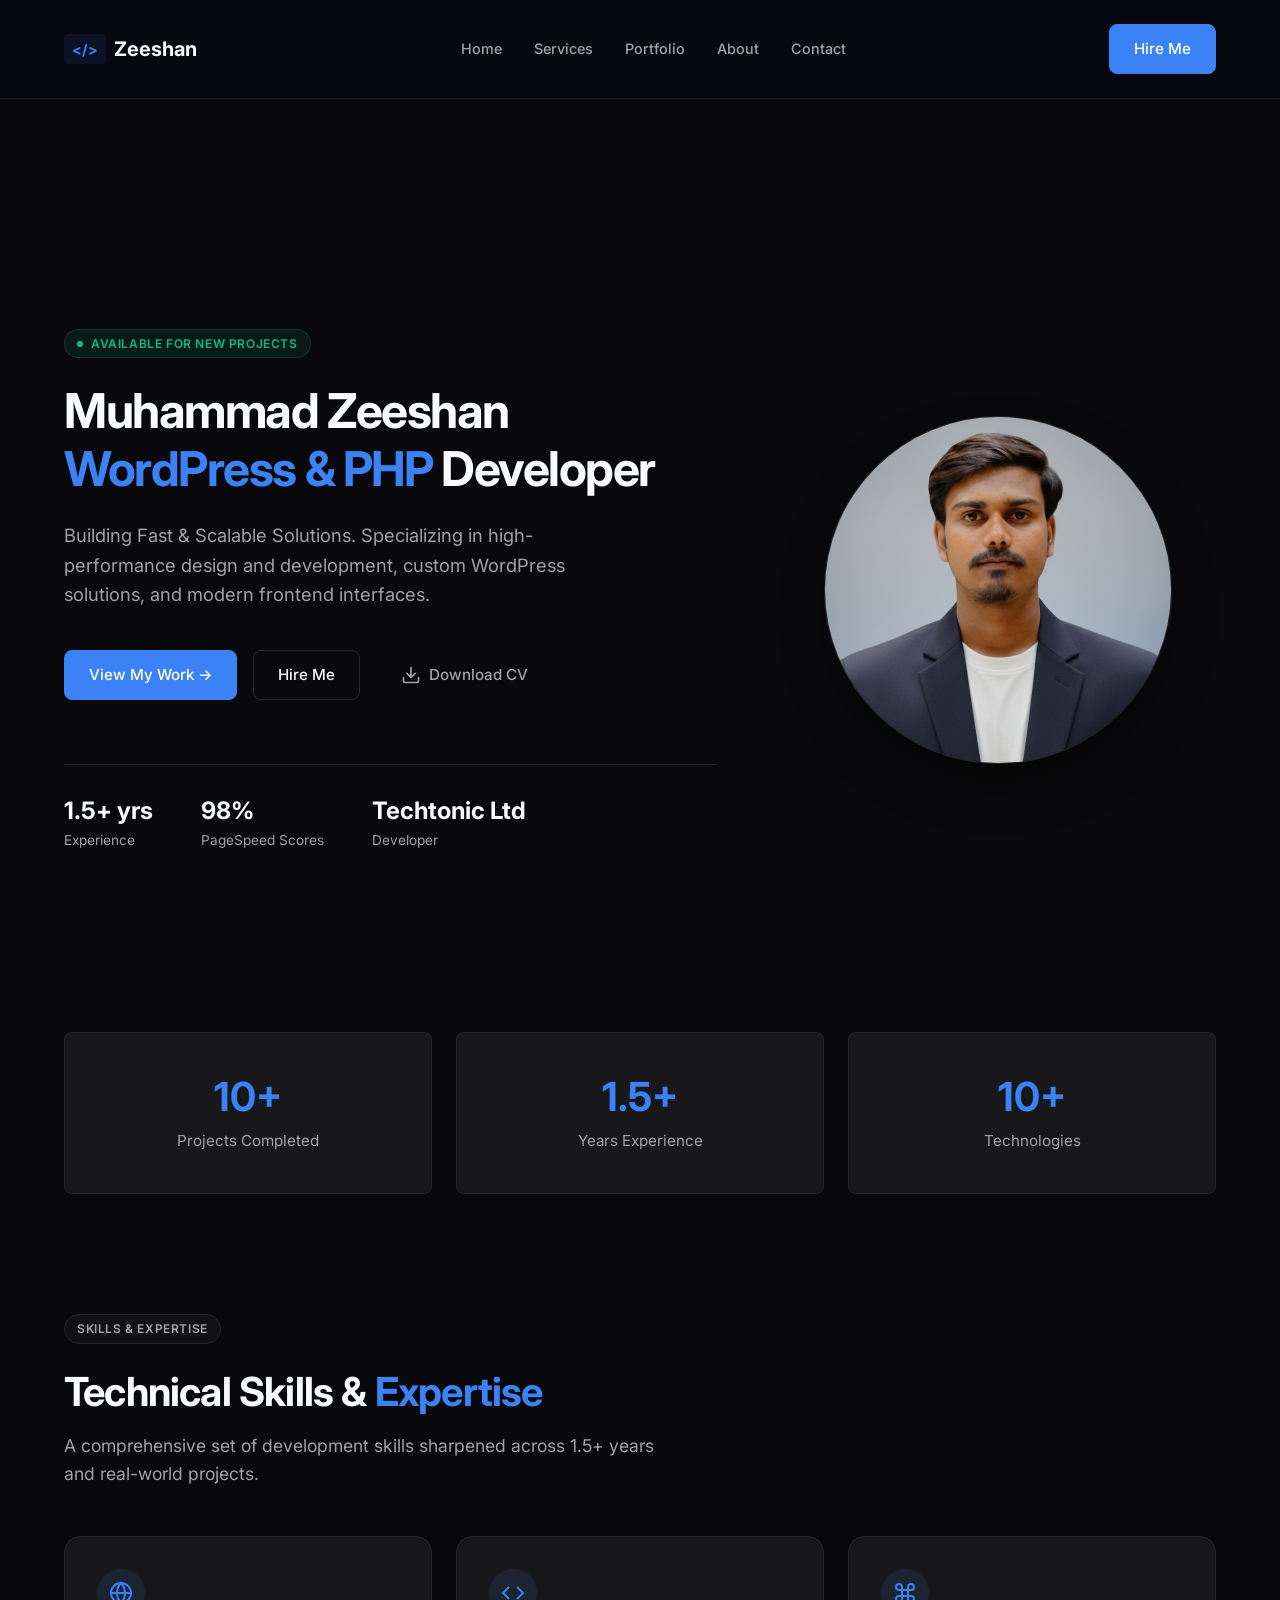
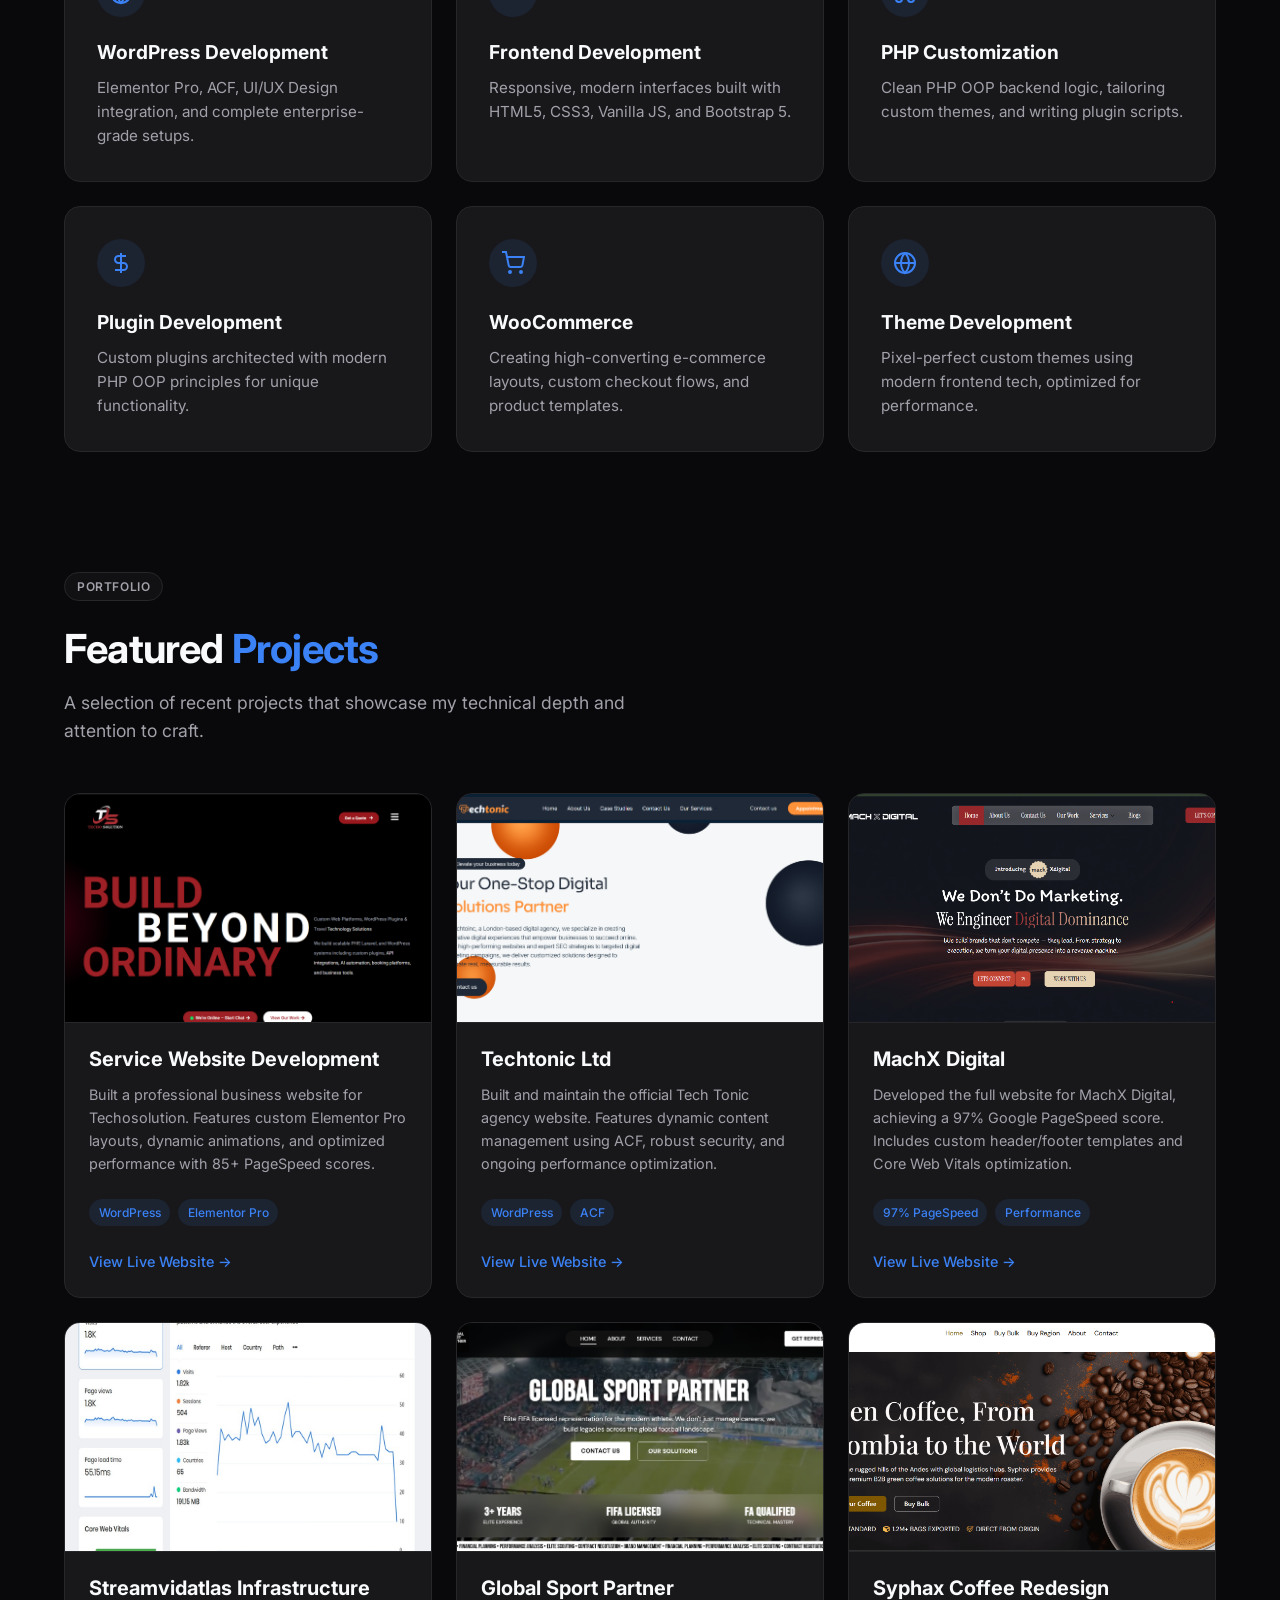
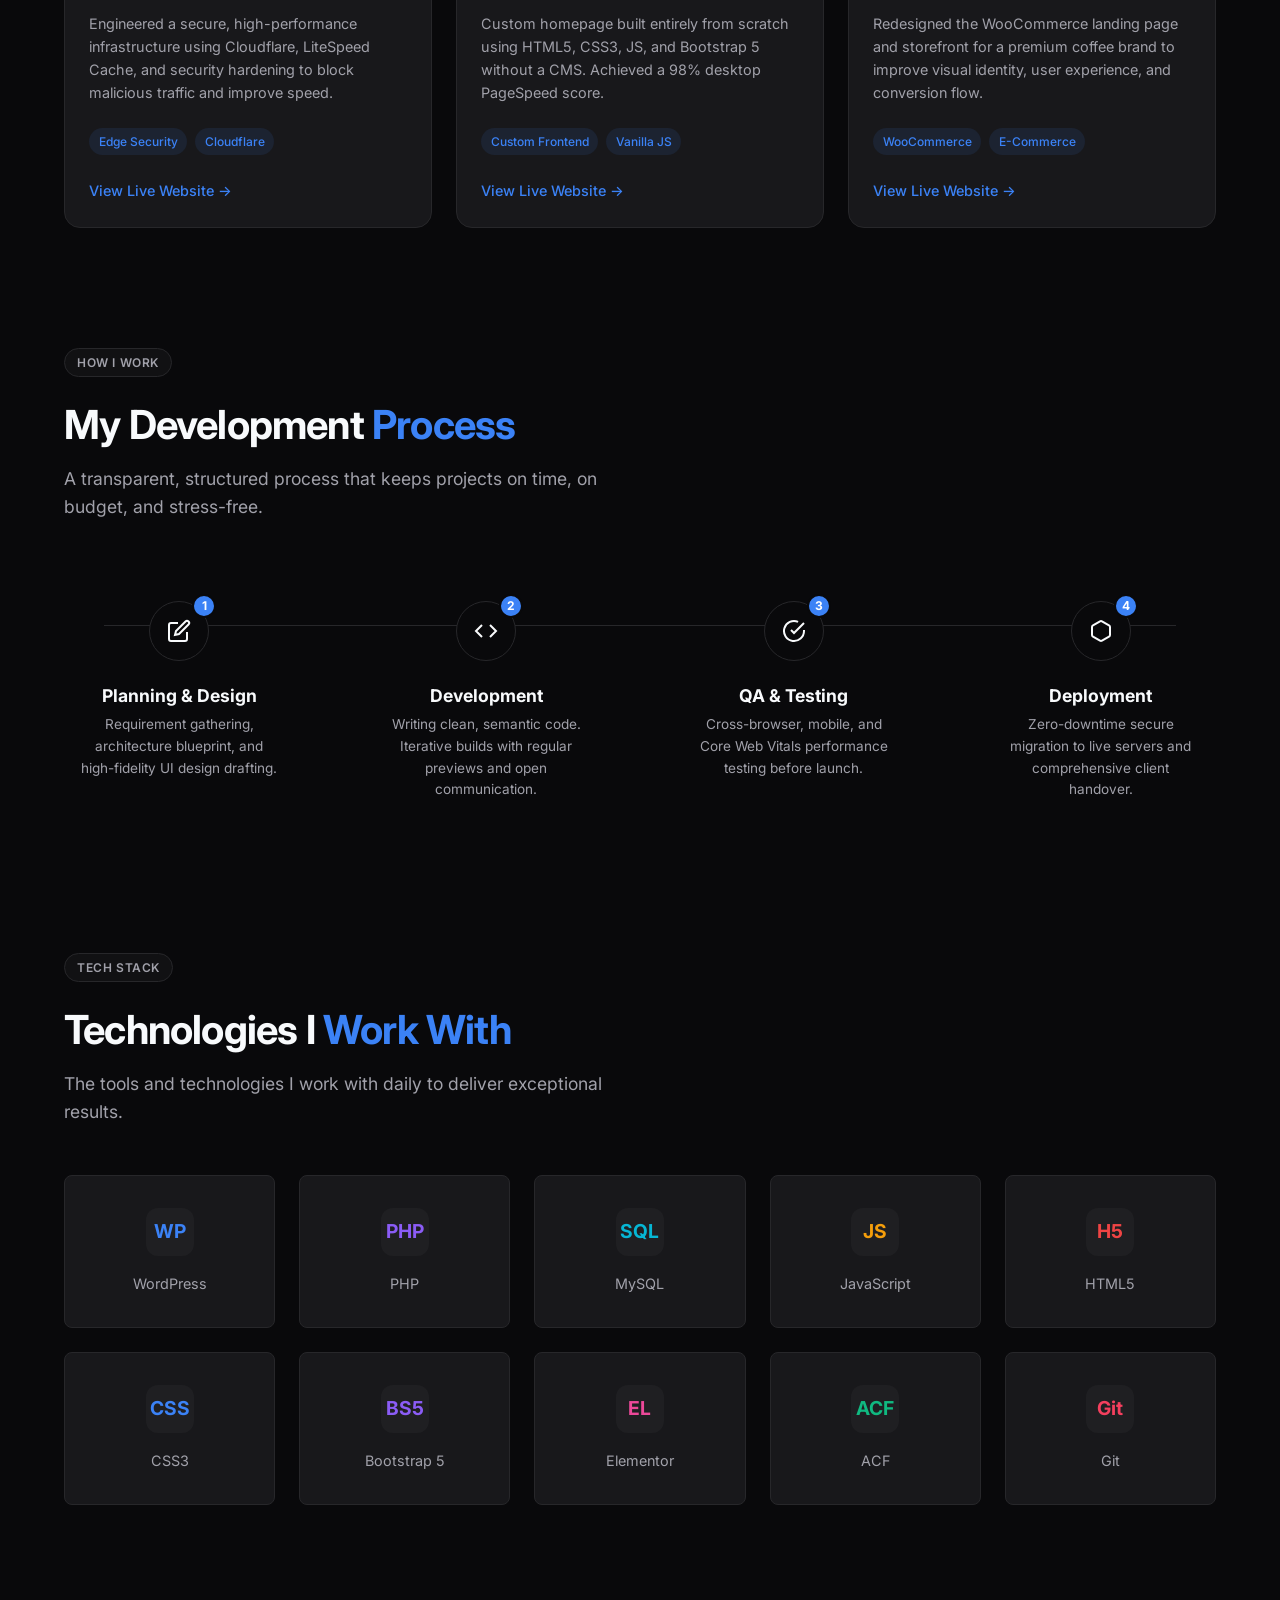
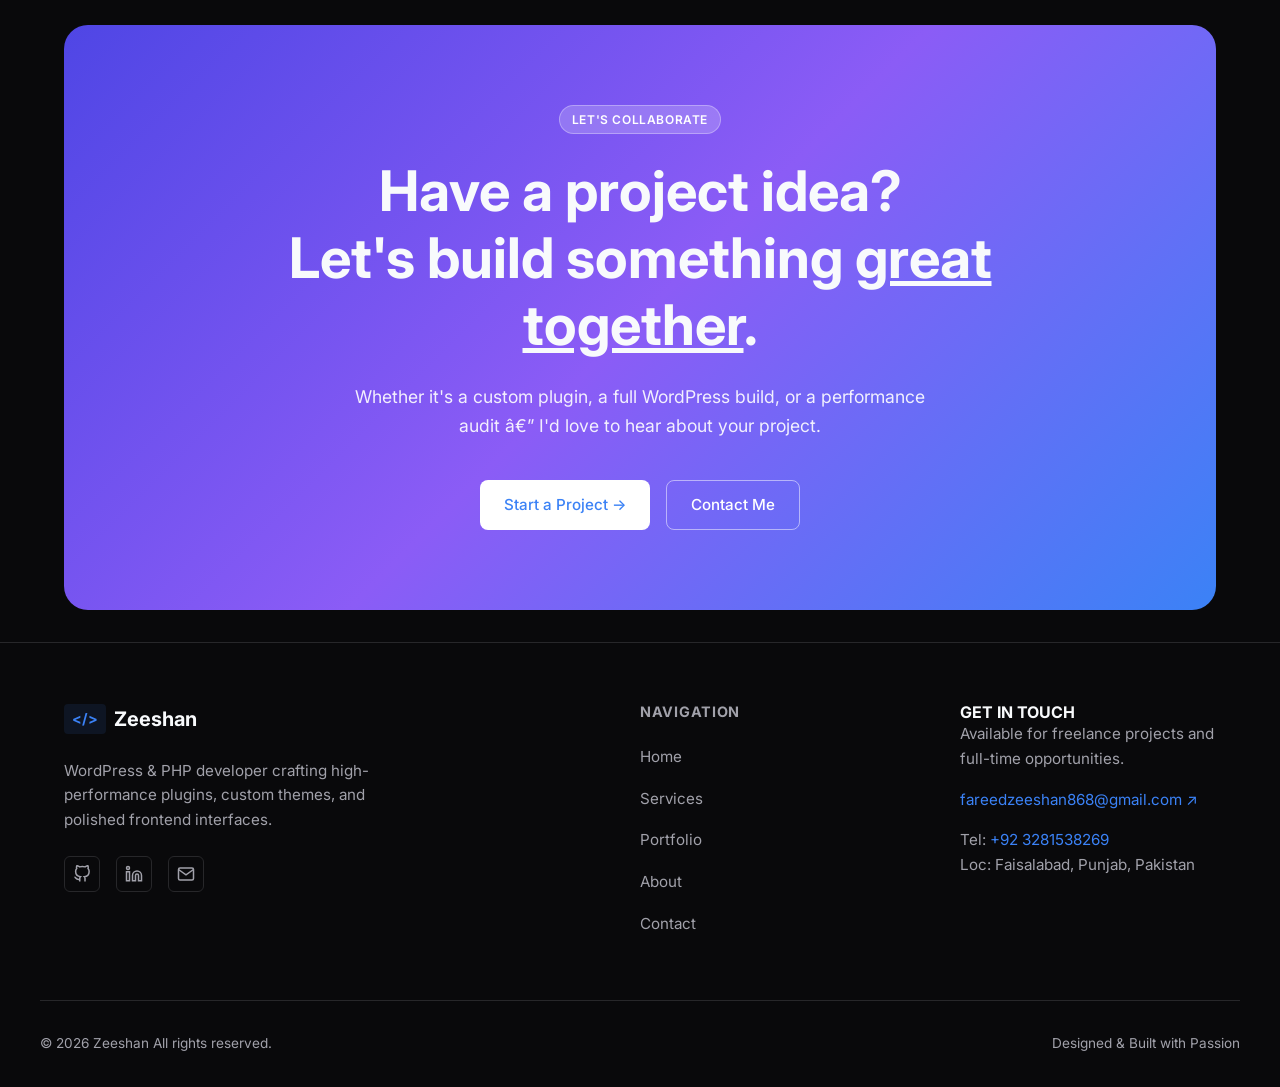
<file: index.html>
<!DOCTYPE html>
<html lang="en">
<head>
    <meta charset="UTF-8">
    <meta name="viewport" content="width=device-width, initial-scale=1.0">
    <title>Muhammad Zeeshan | Portfolio</title>
    <!-- CSS -->
    <link rel="stylesheet" href="assets/css/styles.css">
</head>
<body>

    <!-- 1. NAVIGATION -->
    <nav class="navbar">
        <div class="container nav-content">
            <a href="index.html" class="logo">
                <span class="logo-code">&lt;/&gt;</span> Zeeshan
            </a>
            <ul class="nav-links">
                <li><a href="index.html">Home</a></li>
                <li><a href="services.html">Services</a></li>
                <li><a href="portfolio.html">Portfolio</a></li>
                <li><a href="about.html">About</a></li>
                <li><a href="contact.html">Contact</a></li>
            </ul>
            <div style="display: flex; align-items: center; gap: 1rem;">
                <a href="contact.html" class="btn btn-primary nav-btn">Hire Me</a>
            </div>
        </div>
    </nav>

    <!-- 2. HERO SECTION -->
    <header id="home" class="hero">
        <div class="container hero-grid">
            <div class="hero-left">
                <span class="badge-label success">
                    <span class="dot-success"></span> AVAILABLE FOR NEW PROJECTS
                </span>
                
                <h1 class="hero-title">
                    Muhammad Zeeshan <br>
                    <span class="text-primary">WordPress & PHP</span> Developer
                </h1>
                
                <p class="hero-subtitle">
                    Building Fast & Scalable Solutions. Specializing in high-performance design and development, custom WordPress solutions, and modern frontend interfaces.
                </p>
                
                <div class="hero-ctas">
                    <a href="#portfolio" class="btn btn-primary">
                        View My Work &rarr;
                    </a>
                    <a href="contact.html" class="btn btn-outline">
                        Hire Me
                    </a>
                    <a href="assets/docs/Professional-CV.pdf" class="btn btn-ghost" target="_blank" download="Professional-CV.pdf" type="application/pdf"><svg width="20" height="20" viewBox="0 0 24 24" fill="none" stroke="currentColor" stroke-width="2" stroke-linecap="round" stroke-linejoin="round"><path d="M21 15v4a2 2 0 0 1-2 2H5a2 2 0 0 1-2-2v-4"></path><polyline points="7 10 12 15 17 10"></polyline><line x1="12" y1="15" x2="12" y2="3"></line></svg> Download CV</a>
                </div>
                
                <div class="hero-stats-row">
                    <div class="stat-item">
                        <h4>1.5+ yrs</h4>
                        <p>Experience</p>
                    </div>
                    <div class="stat-item">
                        <h4>98%</h4>
                        <p>PageSpeed Scores</p>
                    </div>
                    <div class="stat-item">
                        <h4>Techtonic Ltd</h4>
                        <p>Developer</p>
                    </div>
                </div>
            </div>
            
            <div class="hero-right">
                <div class="hero-right-img">
                    <img src="assets/images/profileimage.png" alt="Muhammad Zeeshan">
                </div>
            </div>
        </div>
    </header>

    <!-- 3. STATS GRID -->
    <section class="section-padding" style="padding-top: 2rem;">
        <div class="container stats-grid">
            <div class="stat-card-box">
                <h3>10+</h3>
                <p>Projects Completed</p>
            </div>
            <div class="stat-card-box">
                <h3>1.5+</h3>
                <p>Years Experience</p>
            </div>
            <div class="stat-card-box">
                <h3>10+</h3>
                <p>Technologies</p>
            </div>
        </div>
    </section>

    <!-- 4. SKILLS & EXPERTISE -->
    <section id="about" class="section-padding">
        <div class="container">
            <span class="badge-label">SKILLS & EXPERTISE</span>
            <div class="section-header">
                <h2 class="section-title">Technical Skills & <span class="text-primary">Expertise</span></h2>
                <p class="section-desc">A comprehensive set of development skills sharpened across 1.5+ years and real-world projects.</p>
            </div>
            
            <div class="grid-3">
                <div class="feature-card">
                    <div class="icon-circle">
                        <svg width="24" height="24" viewBox="0 0 24 24" fill="none" stroke="currentColor" stroke-width="2"><circle cx="12" cy="12" r="10"></circle><line x1="2" y1="12" x2="22" y2="12"></line><path d="M12 2a15.3 15.3 0 0 1 4 10 15.3 15.3 0 0 1-4 10 15.3 15.3 0 0 1-4-10 15.3 15.3 0 0 1 4-10z"></path></svg>
                    </div>
                    <h3>WordPress Development</h3>
                    <p>Elementor Pro, ACF, UI/UX Design integration, and complete enterprise-grade setups.</p>
                </div>
                
                <div class="feature-card">
                    <div class="icon-circle">
                        <svg width="24" height="24" viewBox="0 0 24 24" fill="none" stroke="currentColor" stroke-width="2"><polyline points="16 18 22 12 16 6"></polyline><polyline points="8 6 2 12 8 18"></polyline></svg>
                    </div>
                    <h3>Frontend Development</h3>
                    <p>Responsive, modern interfaces built with HTML5, CSS3, Vanilla JS, and Bootstrap 5.</p>
                </div>

                <div class="feature-card">
                    <div class="icon-circle">
                        <svg width="24" height="24" viewBox="0 0 24 24" fill="none" stroke="currentColor" stroke-width="2"><path d="M18 3a3 3 0 0 0-3 3v12a3 3 0 0 0 3 3 3 3 0 0 0 3-3 3 3 0 0 0-3-3H6a3 3 0 0 0-3 3 3 3 0 0 0 3 3 3 3 0 0 0 3-3V6a3 3 0 0 0-3-3 3 3 0 0 0-3 3 3 3 0 0 0 3 3h12a3 3 0 0 0 3-3 3 3 0 0 0-3-3z"></path></svg>
                    </div>
                    <h3>PHP Customization</h3>
                    <p>Clean PHP OOP backend logic, tailoring custom themes, and writing plugin scripts.</p>
                </div>

                <div class="feature-card">
                    <div class="icon-circle">
                        <svg width="24" height="24" viewBox="0 0 24 24" fill="none" stroke="currentColor" stroke-width="2"><path d="M12 2v20M17 5H9.5a3.5 3.5 0 0 0 0 7h5a3.5 3.5 0 0 1 0 7H6"></path></svg>
                    </div>
                    <h3>Plugin Development</h3>
                    <p>Custom plugins architected with modern PHP OOP principles for unique functionality.</p>
                </div>
                
                <div class="feature-card">
                    <div class="icon-circle">
                        <svg width="24" height="24" viewBox="0 0 24 24" fill="none" stroke="currentColor" stroke-width="2"><circle cx="9" cy="21" r="1"></circle><circle cx="20" cy="21" r="1"></circle><path d="M1 1h4l2.68 13.39a2 2 0 0 0 2 1.61h9.72a2 2 0 0 0 2-1.61L23 6H6"></path></svg>
                    </div>
                    <h3>WooCommerce</h3>
                    <p>Creating high-converting e-commerce layouts, custom checkout flows, and product templates.</p>
                </div>
                
                <div class="feature-card">
                    <div class="icon-circle">
                        <svg width="24" height="24" viewBox="0 0 24 24" fill="none" stroke="currentColor" stroke-width="2"><circle cx="12" cy="12" r="10"></circle><path d="M12 2a14.5 14.5 0 0 0 0 20 14.5 14.5 0 0 0 0-20"></path><path d="M2 12h20"></path></svg>
                    </div>
                    <h3>Theme Development</h3>
                    <p>Pixel-perfect custom themes using modern frontend tech, optimized for performance.</p>
                </div>
            </div>
        </div>
    </section>

    <!-- 5. PORTFOLIO -->
    <section id="portfolio" class="section-padding">
        <div class="container">
            <span class="badge-label">PORTFOLIO</span>
            <div class="section-header">
                <h2 class="section-title">Featured <span class="text-primary">Projects</span></h2>
                <p class="section-desc">A selection of recent projects that showcase my technical depth and attention to craft.</p>
            </div>
            
            <div class="grid-3">
                <!-- Project 1 -->
                <div class="project-card">
                    <a href="project-detail.html?id=techosolution" target="_blank" class="card-detail-link" aria-label="View Project Details"></a>
                    <div class="project-img-wrapper">
                        <img src="assets/images/techosolution.png" alt="Techosolution">
                    </div>
                    <div class="project-content">
                        <h3>Service Website Development</h3>
                        <p>Built a professional business website for Techosolution. Features custom Elementor Pro layouts, dynamic animations, and optimized performance with 85+ PageSpeed scores.</p>
                        <div class="project-tags">
                            <span>WordPress</span>
                            <span>Elementor Pro</span>
                        </div>
                        <a href="https://techosolution.com" target="_blank" class="view-project-link" onclick="event.stopPropagation();">View Live Website &rarr;</a>
                    </div>
                </div>

                <!-- Project 2 -->
                <div class="project-card">
                    <a href="project-detail.html?id=techtonic" target="_blank" class="card-detail-link" aria-label="View Project Details"></a>
                    <div class="project-img-wrapper">
                        <img src="assets/images/techtonic.png" alt="Tech Tonic">
                    </div>
                    <div class="project-content">
                        <h3>Techtonic Ltd</h3>
                        <p>Built and maintain the official Tech Tonic agency website. Features dynamic content management using ACF, robust security, and ongoing performance optimization.</p>
                        <div class="project-tags">
                            <span>WordPress</span>
                            <span>ACF</span>
                        </div>
                        <a href="https://techtonicltd.com" target="_blank" class="view-project-link" onclick="event.stopPropagation();">View Live Website &rarr;</a>
                    </div>
                </div>

                <!-- Project 3 -->
                <div class="project-card">
                    <a href="project-detail.html?id=machxdigital" target="_blank" class="card-detail-link" aria-label="View Project Details"></a>
                    <div class="project-img-wrapper">
                        <img src="assets/images/machXdigitals.png" alt="MachX Digital">
                    </div>
                    <div class="project-content">
                        <h3>MachX Digital</h3>
                        <p>Developed the full website for MachX Digital, achieving a 97% Google PageSpeed score. Includes custom header/footer templates and Core Web Vitals optimization.</p>
                        <div class="project-tags">
                            <span>97% PageSpeed</span>
                            <span>Performance</span>
                        </div>
                        <a href="https://machxdigital.com" target="_blank" class="view-project-link" onclick="event.stopPropagation();">View Live Website &rarr;</a>
                    </div>
                </div>

                <!-- Project 4 -->
                <div class="project-card">
                    <a href="project-detail.html?id=streamvidatlas" target="_blank" class="card-detail-link" aria-label="View Project Details"></a>
                    <div class="project-img-wrapper">
                        <img src="assets/images/visitor-analytics.jpg" alt="Streamvidatlas">
                    </div>
                    <div class="project-content">
                        <h3>Streamvidatlas Infrastructure</h3>
                        <p>Engineered a secure, high-performance infrastructure using Cloudflare, LiteSpeed Cache, and security hardening to block malicious traffic and improve speed.</p>
                        <div class="project-tags">
                            <span>Edge Security</span>
                            <span>Cloudflare</span>
                        </div>
                        <a href="https://streamvidatlas.com" target="_blank" class="view-project-link" onclick="event.stopPropagation();">View Live Website &rarr;</a>
                    </div>
                </div>

                <!-- Project 5 -->
                <div class="project-card">
                    <a href="project-detail.html?id=globalsportpartner" target="_blank" class="card-detail-link" aria-label="View Project Details"></a>
                    <div class="project-img-wrapper">
                        <img src="assets/images/globalsportbrand.png" alt="Global Sport Partner">
                    </div>
                    <div class="project-content">
                        <h3>Global Sport Partner</h3>
                        <p>Custom homepage built entirely from scratch using HTML5, CSS3, JS, and Bootstrap 5 without a CMS. Achieved a 98% desktop PageSpeed score.</p>
                        <div class="project-tags">
                            <span>Custom Frontend</span>
                            <span>Vanilla JS</span>
                        </div>
                        <a href="https://globalsportpartner.com" target="_blank" class="view-project-link" onclick="event.stopPropagation();">View Live Website &rarr;</a>
                    </div>
                </div>

                <!-- Project 6 -->
                <div class="project-card">
                    <a href="project-detail.html?id=syphaxcoffee" target="_blank" class="card-detail-link" aria-label="View Project Details"></a>
                    <div class="project-img-wrapper">
                        <img src="assets/images/syphox.png" alt="Syphax Coffee">
                    </div>
                    <div class="project-content">
                        <h3>Syphax Coffee Redesign</h3>
                        <p>Redesigned the WooCommerce landing page and storefront for a premium coffee brand to improve visual identity, user experience, and conversion flow.</p>
                        <div class="project-tags">
                            <span>WooCommerce</span>
                            <span>E-Commerce</span>
                        </div>
                        <a href="https://syphaxcoffee.com" target="_blank" class="view-project-link" onclick="event.stopPropagation();">View Live Website &rarr;</a>
                    </div>
                </div>
            </div>
        </div>
    </section>

    <!-- Removed Services Section -->

    <!-- 7. PROCESS -->
    <section class="section-padding">
        <div class="container">
            <span class="badge-label">HOW I WORK</span>
            <div class="section-header">
                <h2 class="section-title">My Development <span class="text-primary">Process</span></h2>
                <p class="section-desc">A transparent, structured process that keeps projects on time, on budget, and stress-free.</p>
            </div>
            
            <div class="process-wrapper">
                <div class="process-step">
                    <div class="process-icon">
                        <svg width="24" height="24" viewBox="0 0 24 24" fill="none" stroke="currentColor" stroke-width="2"><path d="M11 4H4a2 2 0 0 0-2 2v14a2 2 0 0 0 2 2h14a2 2 0 0 0 2-2v-7"></path><path d="M18.5 2.5a2.121 2.121 0 0 1 3 3L12 15l-4 1 1-4 9.5-9.5z"></path></svg>
                        <div class="process-number">1</div>
                    </div>
                    <h3>Planning & Design</h3>
                    <p>Requirement gathering, architecture blueprint, and high-fidelity UI design drafting.</p>
                </div>
                <div class="process-step">
                    <div class="process-icon">
                        <svg width="24" height="24" viewBox="0 0 24 24" fill="none" stroke="currentColor" stroke-width="2"><polyline points="16 18 22 12 16 6"></polyline><polyline points="8 6 2 12 8 18"></polyline></svg>
                        <div class="process-number">2</div>
                    </div>
                    <h3>Development</h3>
                    <p>Writing clean, semantic code. Iterative builds with regular previews and open communication.</p>
                </div>
                <div class="process-step">
                    <div class="process-icon">
                        <svg width="24" height="24" viewBox="0 0 24 24" fill="none" stroke="currentColor" stroke-width="2"><path d="M22 11.08V12a10 10 0 1 1-5.93-9.14"></path><polyline points="22 4 12 14.01 9 11.01"></polyline></svg>
                        <div class="process-number">3</div>
                    </div>
                    <h3>QA & Testing</h3>
                    <p>Cross-browser, mobile, and Core Web Vitals performance testing before launch.</p>
                </div>
                <div class="process-step">
                    <div class="process-icon">
                        <svg width="24" height="24" viewBox="0 0 24 24" fill="none" stroke="currentColor" stroke-width="2"><path d="M21 16V8a2 2 0 0 0-1-1.73l-7-4a2 2 0 0 0-2 0l-7 4A2 2 0 0 0 3 8v8a2 2 0 0 0 1 1.73l7 4a2 2 0 0 0 2 0l7-4A2 2 0 0 0 21 16z"></path></svg>
                        <div class="process-number">4</div>
                    </div>
                    <h3>Deployment</h3>
                    <p>Zero-downtime secure migration to live servers and comprehensive client handover.</p>
                </div>
            </div>
        </div>
    </section>

    <!-- 8. TECH STACK -->
    <section class="section-padding">
        <div class="container">
            <span class="badge-label">TECH STACK</span>
            <div class="section-header">
                <h2 class="section-title">Technologies I <span class="text-primary">Work With</span></h2>
                <p class="section-desc">The tools and technologies I work with daily to deliver exceptional results.</p>
            </div>
            
            <div class="tech-grid">
                <div class="tech-card">
                    <div class="tech-logo-placeholder">WP</div>
                    <span>WordPress</span>
                </div>
                <div class="tech-card">
                    <div class="tech-logo-placeholder" style="color: #8b5cf6;">PHP</div>
                    <span>PHP</span>
                </div>
                <div class="tech-card">
                    <div class="tech-logo-placeholder" style="color: #06b6d4;">SQL</div>
                    <span>MySQL</span>
                </div>
                <div class="tech-card">
                    <div class="tech-logo-placeholder" style="color: #f59e0b;">JS</div>
                    <span>JavaScript</span>
                </div>
                <div class="tech-card">
                    <div class="tech-logo-placeholder" style="color: #ef4444;">H5</div>
                    <span>HTML5</span>
                </div>
                <div class="tech-card">
                    <div class="tech-logo-placeholder" style="color: #3b82f6;">CSS</div>
                    <span>CSS3</span>
                </div>
                <div class="tech-card">
                    <div class="tech-logo-placeholder" style="color: #8b5cf6;">BS5</div>
                    <span>Bootstrap 5</span>
                </div>
                <div class="tech-card">
                    <div class="tech-logo-placeholder" style="color: #ec4899;">EL</div>
                    <span>Elementor</span>
                </div>
                <div class="tech-card">
                    <div class="tech-logo-placeholder" style="color: #10b981;">ACF</div>
                    <span>ACF</span>
                </div>
                <div class="tech-card">
                    <div class="tech-logo-placeholder" style="color: #f43f5e;">Git</div>
                    <span>Git</span>
                </div>
            </div>
        </div>
    </section>



    <!-- 10. CTA & FOOTER -->
    <section class="section-padding" style="padding-bottom: 2rem;">
        <div class="container">
            <div class="cta-banner">
                <span class="badge-label">Let's Collaborate</span>
                <h2>Have a project idea? <br>Let's build something <span style="text-decoration: underline;">great together</span>.</h2>
                <p>Whether it's a custom plugin, a full WordPress build, or a performance audit â€” I'd love to hear about your project.</p>
                <div class="cta-buttons">
                    <a href="contact.html" class="btn btn-white">Start a Project &rarr;</a>
                    <a href="contact.html" class="btn btn-transparent">Contact Me</a>
                </div>
            </div>
        </div>
    </section>

    <footer id="contact" class="footer">
        <div class="container footer-grid">
            <div class="footer-brand">
                <a href="#" class="logo">
                    <span class="logo-code">&lt;/&gt;</span> Zeeshan
                </a>
                <p>WordPress & PHP developer crafting high-performance plugins, custom themes, and polished frontend interfaces.</p>
                <div class="social-icons">
                    <a href="https://github.com/zeeshan-2004" class="social-icon" target="_blank">
                        <svg width="18" height="18" viewBox="0 0 24 24" fill="none" stroke="currentColor" stroke-width="2"><path d="M9 19c-5 1.5-5-2.5-7-3m14 6v-3.87a3.37 3.37 0 0 0-.94-2.61c3.14-.35 6.44-1.54 6.44-7A5.44 5.44 0 0 0 20 4.77 5.07 5.07 0 0 0 19.91 1S18.73.65 16 2.48a13.38 13.38 0 0 0-7 0C6.27.65 5.09 1 5.09 1A5.07 5.07 0 0 0 5 4.77a5.44 5.44 0 0 0-1.5 3.78c0 5.42 3.3 6.61 6.44 7A3.37 3.37 0 0 0 9 18.13V22"></path></svg>
                    </a>
                    <a href="https://www.linkedin.com/in/muhammad-zeeshan-8a1a9b373/" class="social-icon" target="_blank">
                        <svg width="18" height="18" viewBox="0 0 24 24" fill="none" stroke="currentColor" stroke-width="2"><path d="M16 8a6 6 0 0 1 6 6v7h-4v-7a2 2 0 0 0-2-2 2 2 0 0 0-2 2v7h-4v-7a6 6 0 0 1 6-6z"></path><rect x="2" y="9" width="4" height="12"></rect><circle cx="4" cy="4" r="2"></circle></svg>
                    </a>
                    <a href="mailto:fareedzeeshan868@gmail.com" class="social-icon">
                        <svg width="18" height="18" viewBox="0 0 24 24" fill="none" stroke="currentColor" stroke-width="2"><path d="M4 4h16c1.1 0 2 .9 2 2v12c0 1.1-.9 2-2 2H4c-1.1 0-2-.9-2-2V6c0-1.1.9-2 2-2z"></path><polyline points="22,6 12,13 2,6"></polyline></svg>
                    </a>
                </div>
            </div>
            
            <div class="footer-links">
                <h4>NAVIGATION</h4>
                <ul>
                    <li><a href="index.html">Home</a></li>
                    <li><a href="services.html">Services</a></li>
                    <li><a href="portfolio.html">Portfolio</a></li>
                    <li><a href="about.html">About</a></li>
                    <li><a href="contact.html">Contact</a></li>
                </ul>
            </div>
            
            <div class="footer-contact">
                <h4>GET IN TOUCH</h4>
                <p>Available for freelance projects and full-time opportunities.</p>
                <a href="mailto:fareedzeeshan868@gmail.com">fareedzeeshan868@gmail.com &nearr;</a>
                <p style="margin-top: 1rem;">
                    Tel: <a href="tel:+923281538269">+92 3281538269</a><br>
                    Loc: Faisalabad, Punjab, Pakistan
                </p>
            </div>
        </div>
        <div class="container footer-bottom">
            <p>&copy; 2026 Zeeshan All rights reserved.</p>
            <p>Designed & Built with Passion</p>
        </div>
    </footer>

</body>
</html>
</file>
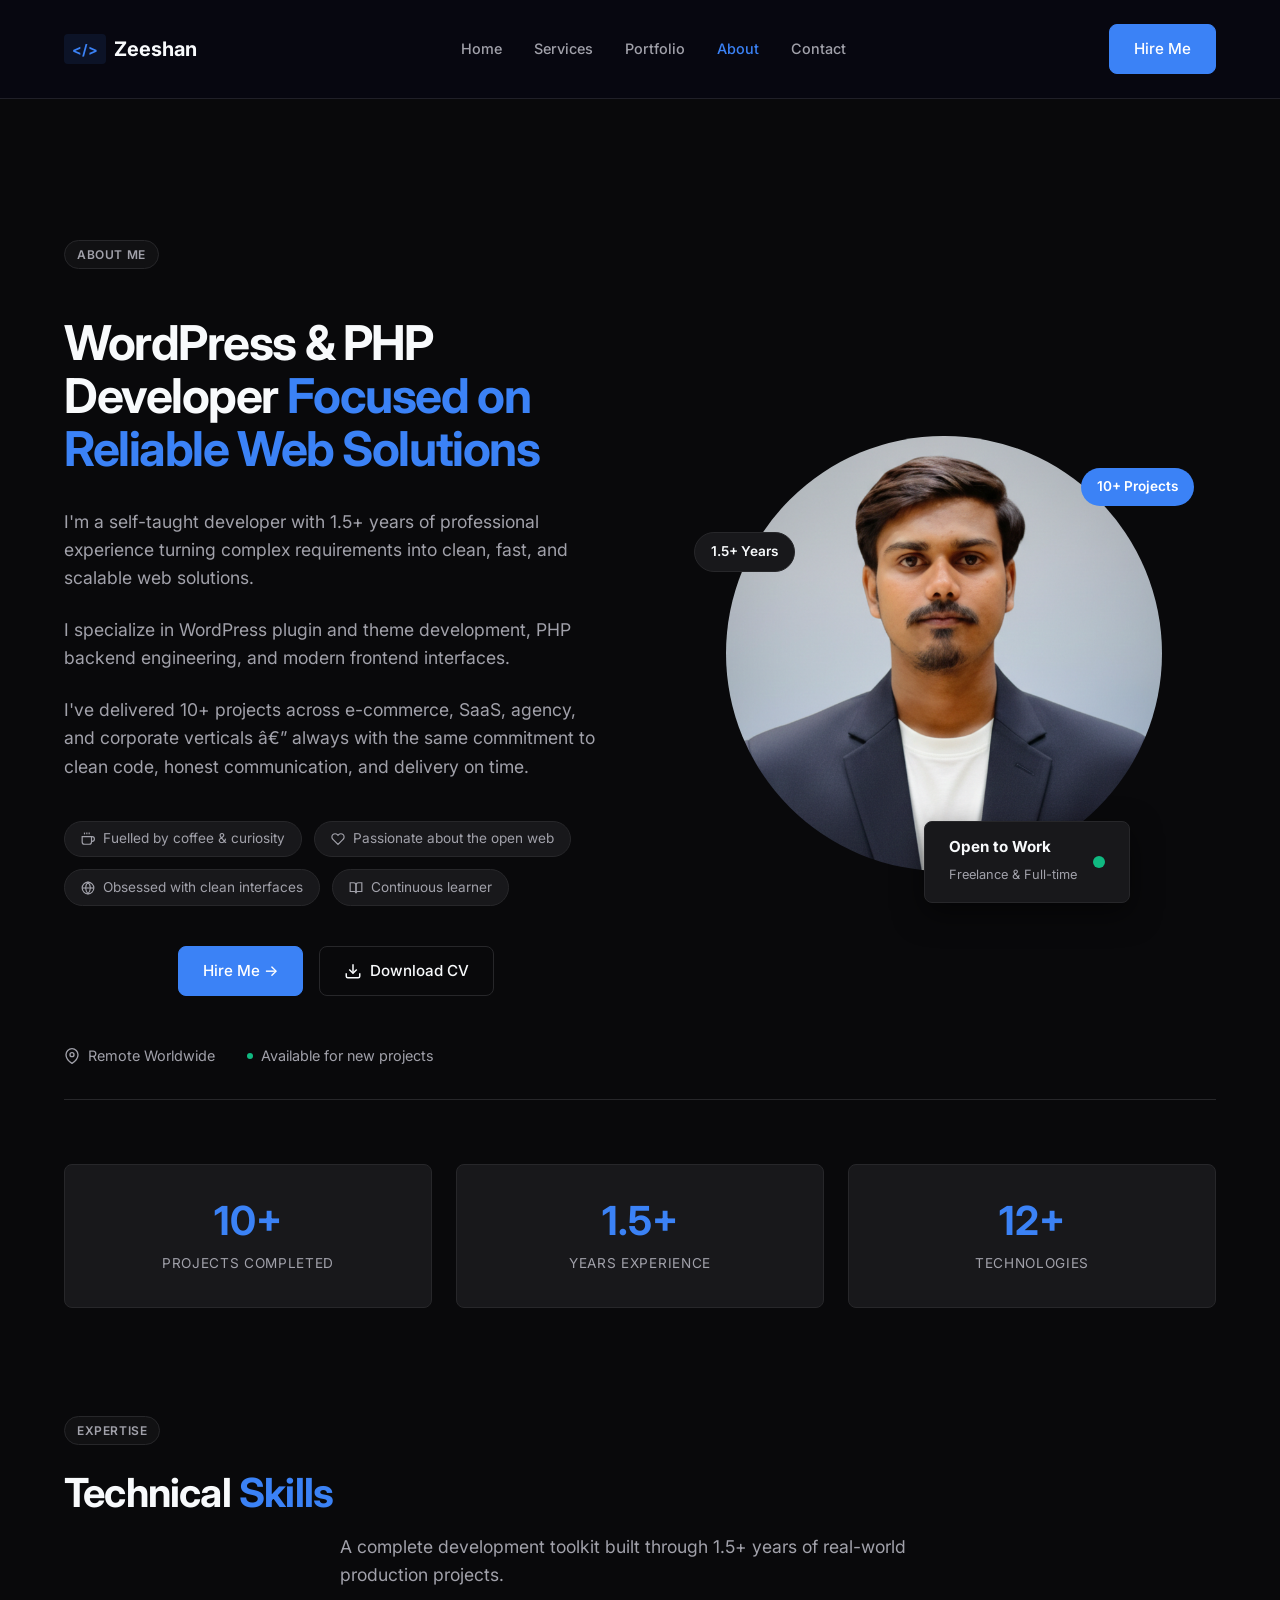
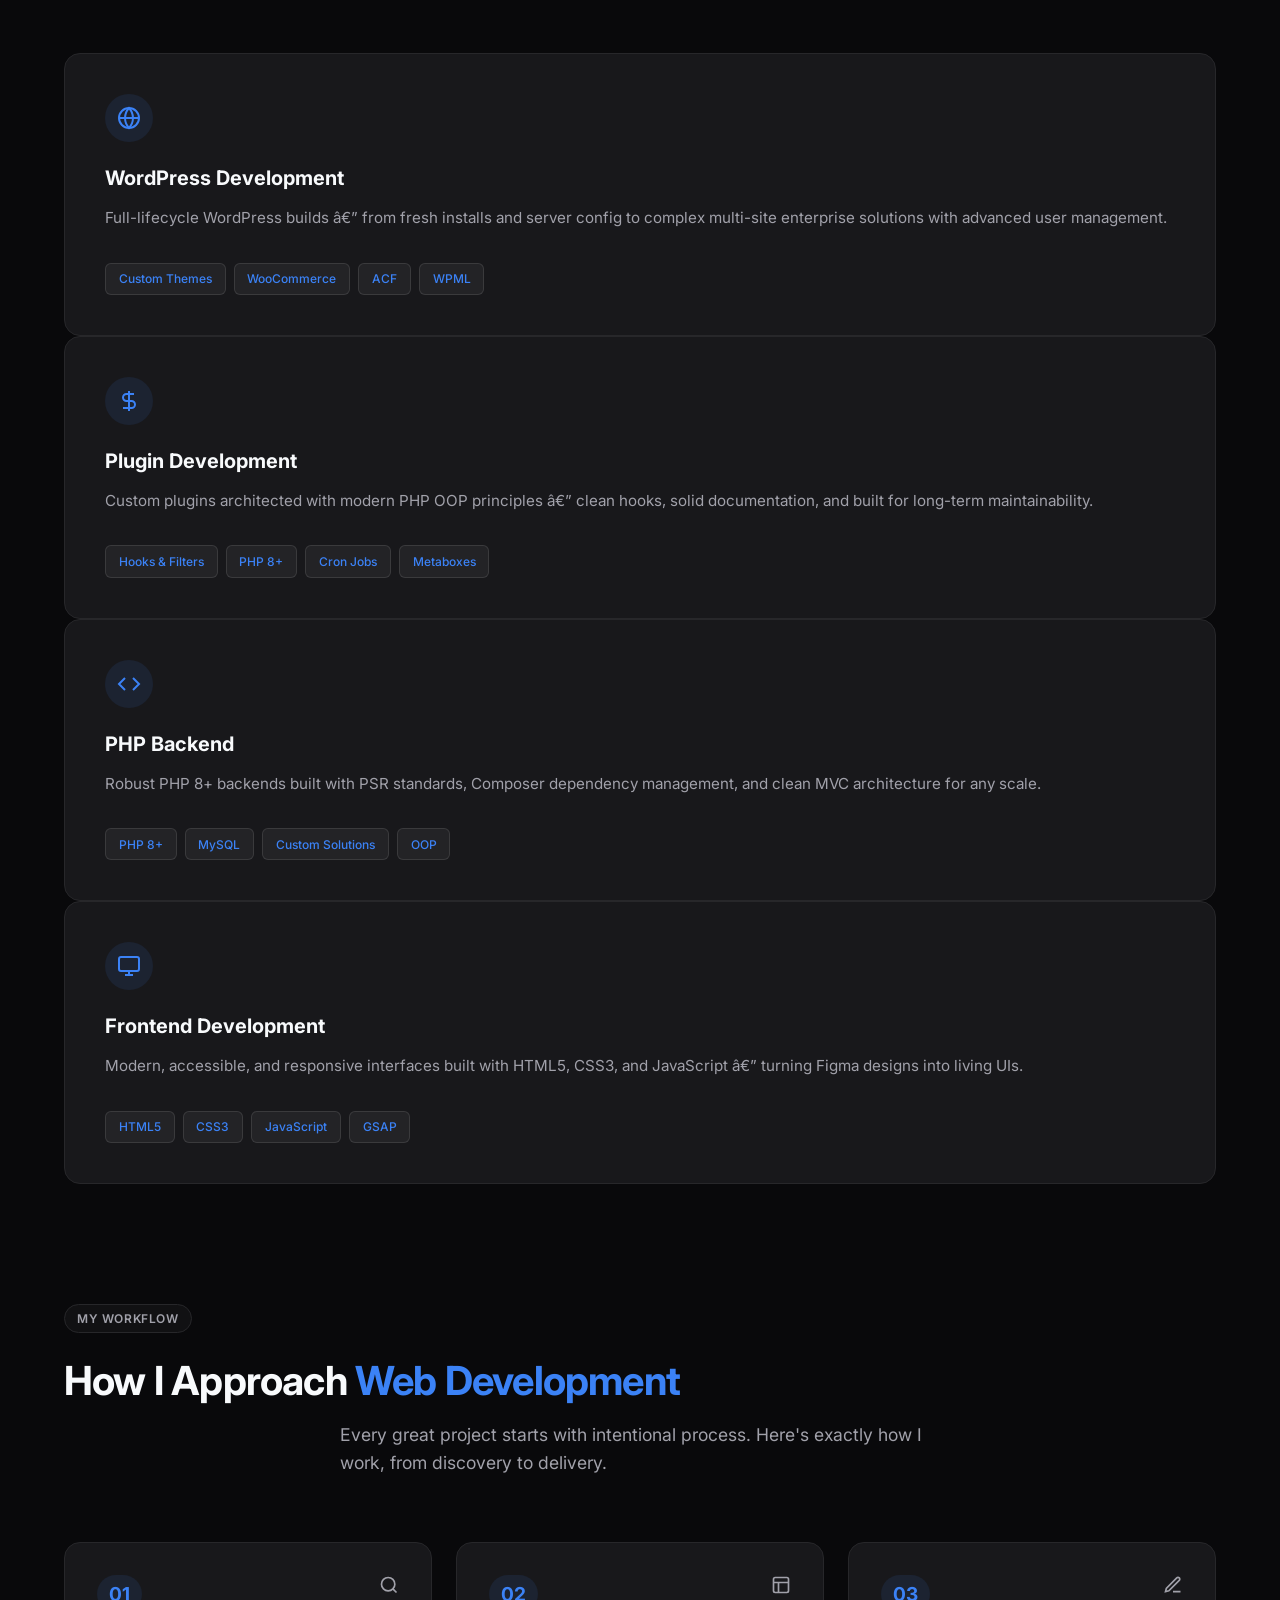
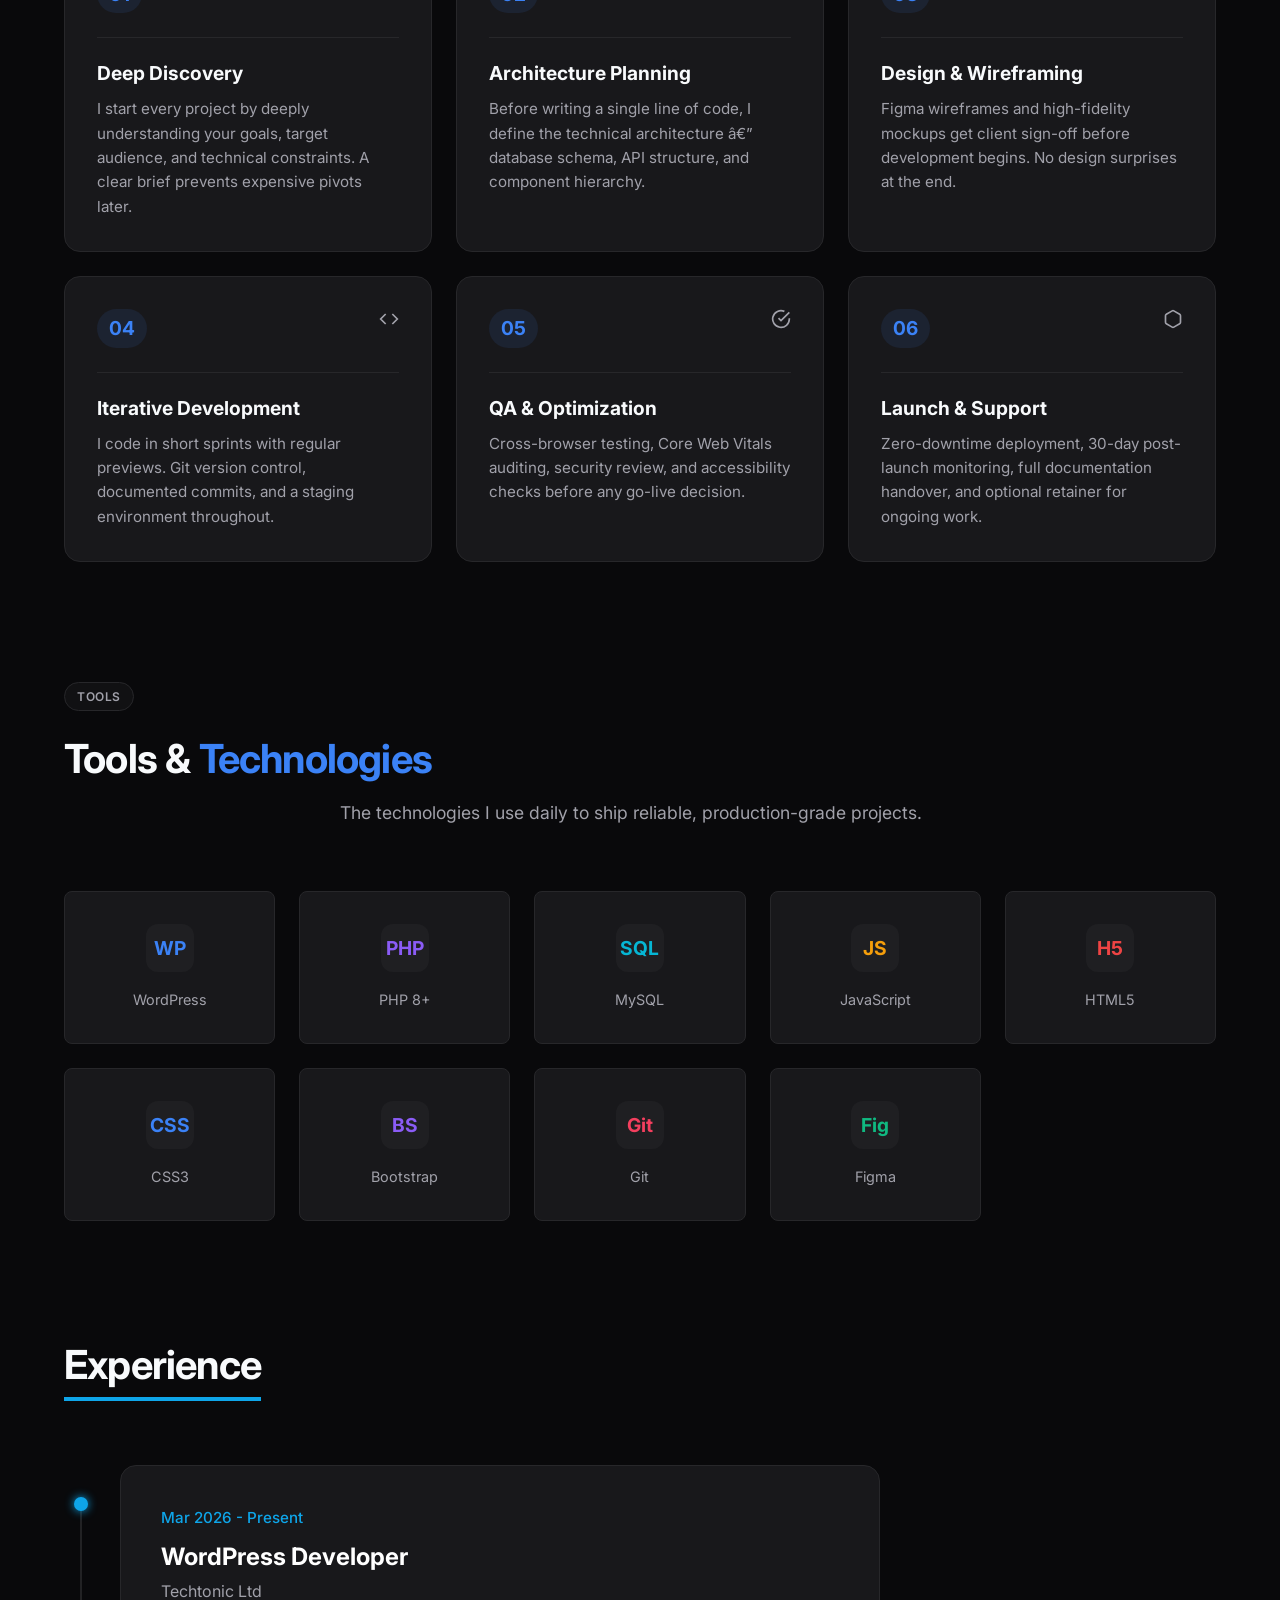
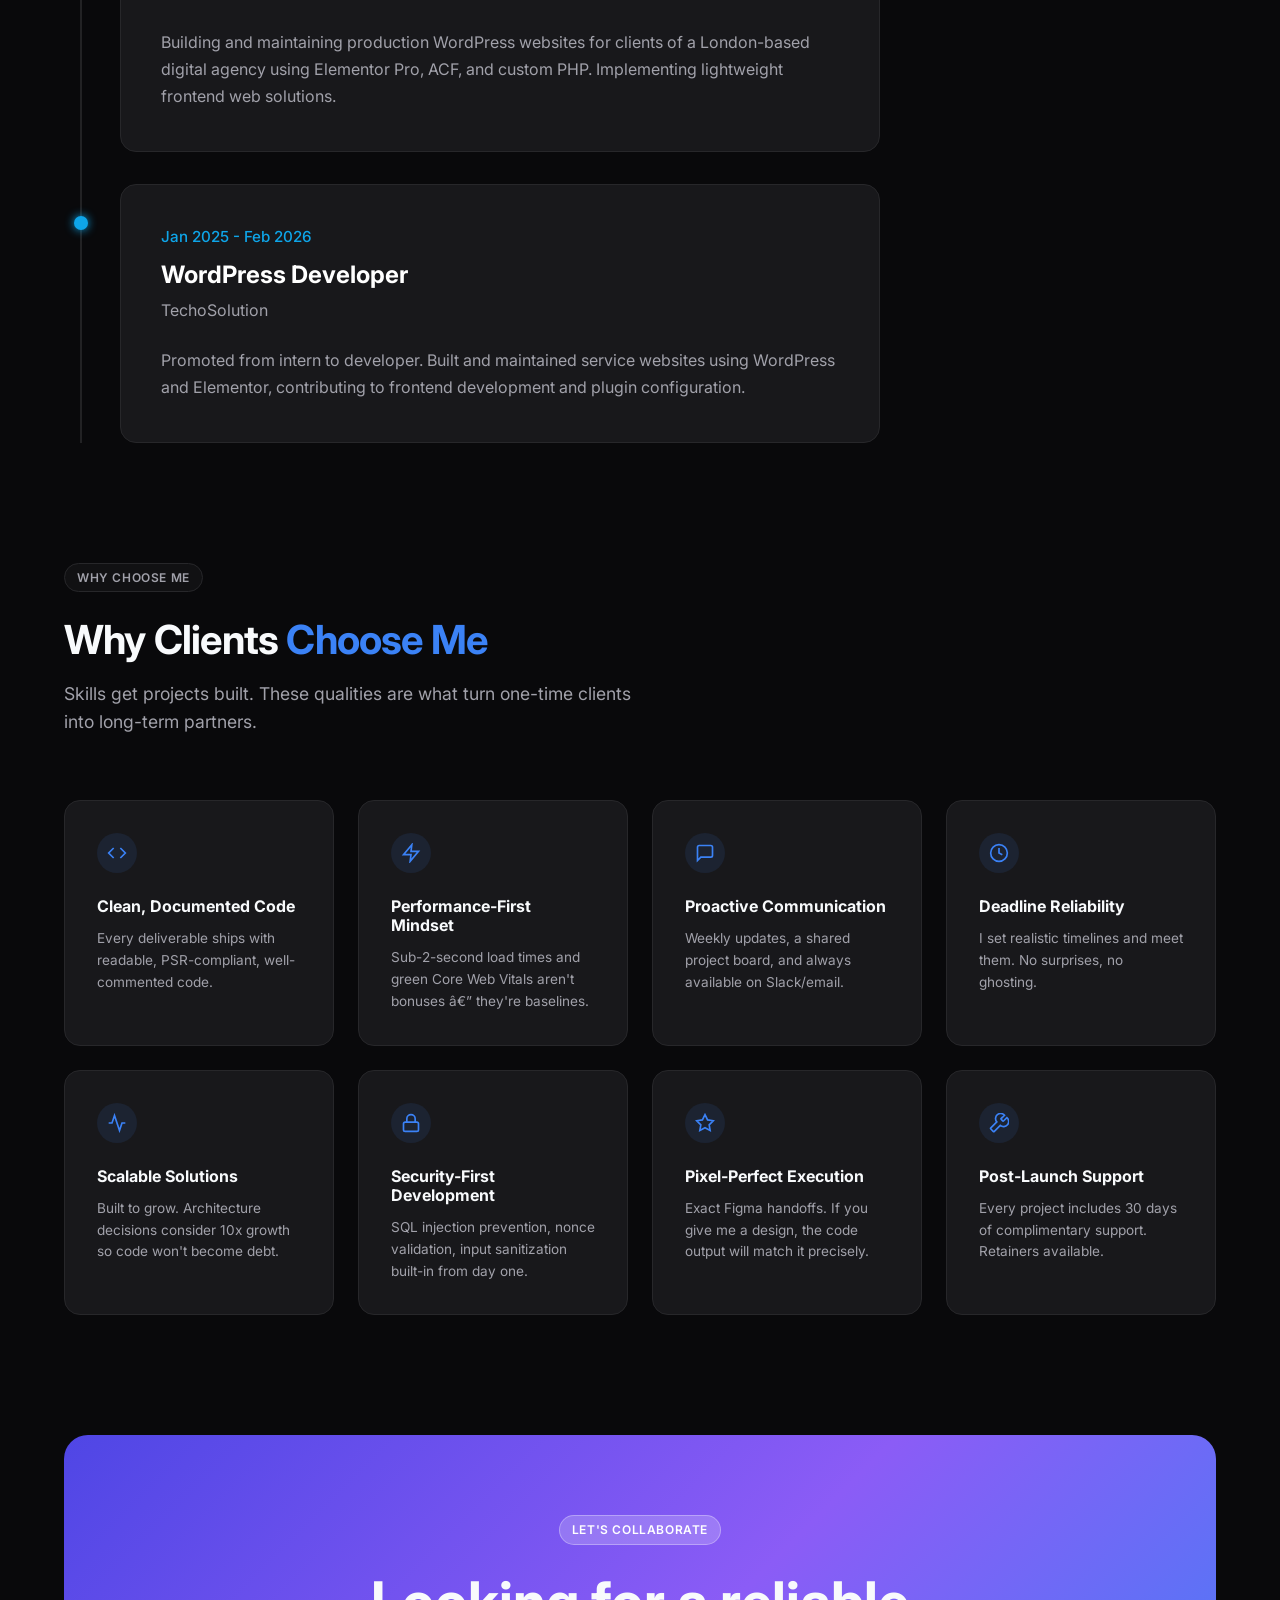
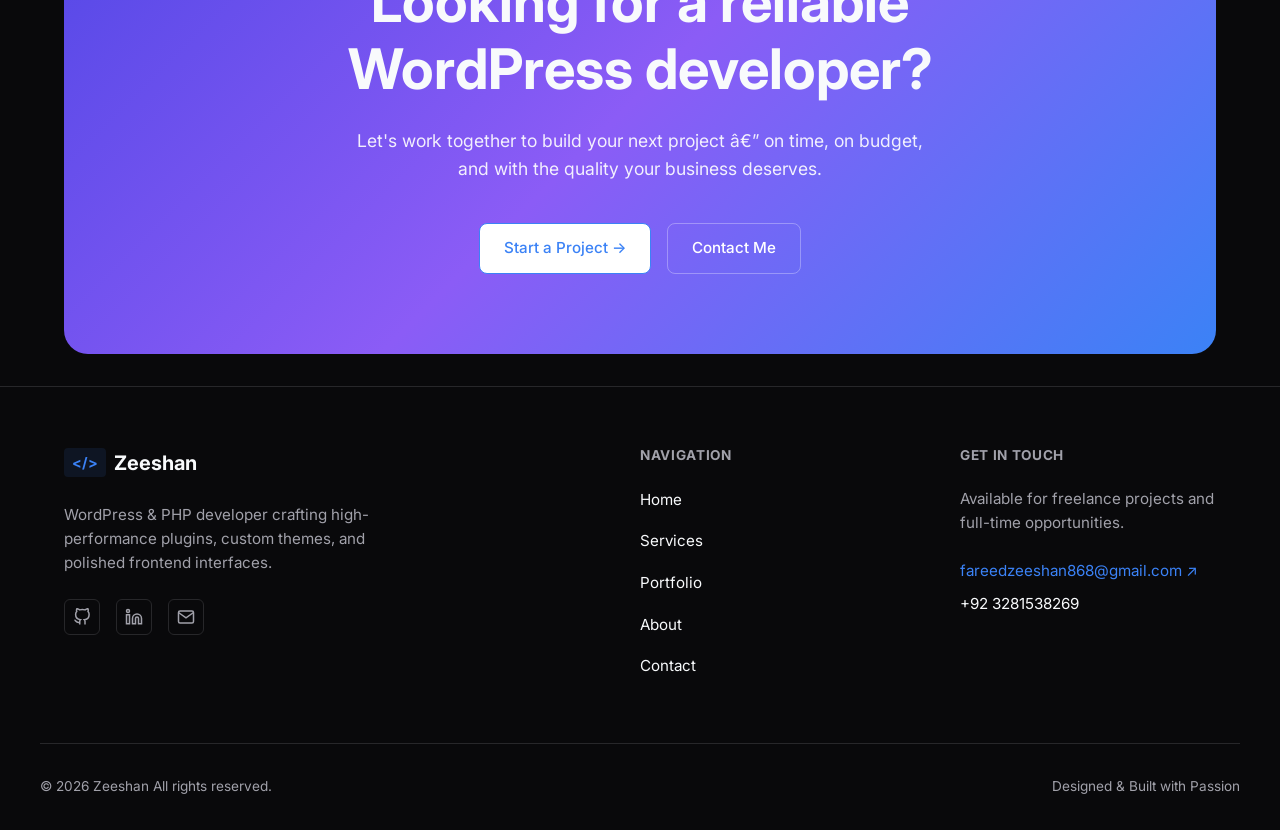
<file: about.html>
﻿<!DOCTYPE html>
<html lang="en">
<head>
    <meta charset="UTF-8">
    <meta name="viewport" content="width=device-width, initial-scale=1.0">
    <title>About | WordPress & PHP Developer</title>
    <link rel="stylesheet" href="assets/css/styles.css">
</head>
<body>

    <!-- 1. NAVIGATION -->
    <nav class="navbar">
        <div class="container nav-content">
            <a href="index.html" class="logo">
                <span class="logo-code">&lt;/&gt;</span> Zeeshan
            </a>
            <ul class="nav-links">
                <li><a href="index.html">Home</a></li>
                <li><a href="services.html">Services</a></li>
                <li><a href="portfolio.html">Portfolio</a></li>
                <li><a href="about.html" class="active">About</a></li>
                <li><a href="contact.html">Contact</a></li>
            </ul>
            <div style="display: flex; align-items: center; gap: 1rem;">
                <a href="contact.html" class="btn btn-primary nav-btn">Hire Me</a>
            </div>
        </div>
    </nav>

    <!-- 2. HERO / ABOUT ME -->
    <section class="section-padding" style="padding-top: 140px; padding-bottom: 3rem;">
        <div class="container">
            <div class="about-hero-grid">
                <!-- Left Column -->
                <div class="about-hero-text">
                    <span class="badge-label">ABOUT ME</span>
                    <h1 class="portfolio-title" style="margin-top: 1.5rem; font-size: 3rem; margin-bottom: 2rem;">
                        WordPress & PHP Developer <span class="text-primary">Focused on Reliable Web Solutions</span>
                    </h1>
                    
                    <p class="section-desc" style="font-size: 1.1rem; margin-bottom: 1.5rem;">
                        I'm a self-taught developer with 1.5+ years of professional experience turning complex requirements into clean, fast, and scalable web solutions.
                    </p>
                    <p class="section-desc" style="font-size: 1.1rem; margin-bottom: 1.5rem;">
                        I specialize in WordPress plugin and theme development, PHP backend engineering, and modern frontend interfaces.
                    </p>
                    <p class="section-desc" style="font-size: 1.1rem; margin-bottom: 2.5rem;">
                        I've delivered 10+ projects across e-commerce, SaaS, agency, and corporate verticals â€” always with the same commitment to clean code, honest communication, and delivery on time.
                    </p>

                    <div class="floating-tags" style="display: flex; flex-wrap: wrap; gap: 0.75rem; margin-bottom: 2.5rem;">
                        <span class="floating-tag"><svg width="14" height="14" viewBox="0 0 24 24" fill="none" stroke="currentColor" stroke-width="2"><path d="M18 8h1a4 4 0 0 1 0 8h-1"></path><path d="M2 8h16v9a4 4 0 0 1-4 4H6a4 4 0 0 1-4-4V8z"></path><line x1="6" y1="1" x2="6" y2="4"></line><line x1="10" y1="1" x2="10" y2="4"></line><line x1="14" y1="1" x2="14" y2="4"></line></svg> Fuelled by coffee & curiosity</span>
                        <span class="floating-tag"><svg width="14" height="14" viewBox="0 0 24 24" fill="none" stroke="currentColor" stroke-width="2"><path d="M20.84 4.61a5.5 5.5 0 0 0-7.78 0L12 5.67l-1.06-1.06a5.5 5.5 0 0 0-7.78 7.78l1.06 1.06L12 21.23l7.78-7.78 1.06-1.06a5.5 5.5 0 0 0 0-7.78z"></path></svg> Passionate about the open web</span>
                        <span class="floating-tag"><svg width="14" height="14" viewBox="0 0 24 24" fill="none" stroke="currentColor" stroke-width="2"><circle cx="12" cy="12" r="10"></circle><line x1="2" y1="12" x2="22" y2="12"></line><path d="M12 2a15.3 15.3 0 0 1 4 10 15.3 15.3 0 0 1-4 10 15.3 15.3 0 0 1-4-10 15.3 15.3 0 0 1 4-10z"></path></svg> Obsessed with clean interfaces</span>
                        <span class="floating-tag"><svg width="14" height="14" viewBox="0 0 24 24" fill="none" stroke="currentColor" stroke-width="2"><path d="M2 3h6a4 4 0 0 1 4 4v14a3 3 0 0 0-3-3H2z"></path><path d="M22 3h-6a4 4 0 0 0-4 4v14a3 3 0 0 1 3-3h7z"></path></svg> Continuous learner</span>
                    </div>

                    <div class="cta-buttons">
                        <a href="contact.html" class="btn btn-primary">Hire Me &rarr;</a>
                        <a href="assets/docs/Professional-CV.pdf" class="btn btn-outline" target="_blank" download="Professional-CV.pdf" type="application/pdf"><svg width="18" height="18" viewBox="0 0 24 24" fill="none" stroke="currentColor" stroke-width="2"><path d="M21 15v4a2 2 0 0 1-2 2H5a2 2 0 0 1-2-2v-4"></path><polyline points="7 10 12 15 17 10"></polyline><line x1="12" y1="15" x2="12" y2="3"></line></svg> Download CV</a>
                    </div>
                    
                    <div style="display: flex; gap: 2rem; margin-top: 3rem; color: var(--text-muted); font-size: 0.9rem;">
                        <span style="display: flex; align-items: center; gap: 0.5rem;"><svg width="16" height="16" viewBox="0 0 24 24" fill="none" stroke="currentColor" stroke-width="2"><path d="M21 10c0 7-9 13-9 13s-9-6-9-13a9 9 0 0 1 18 0z"></path><circle cx="12" cy="10" r="3"></circle></svg> Remote Worldwide</span>
                        <span style="display: flex; align-items: center; gap: 0.5rem;"><span class="dot-success"></span> Available for new projects</span>
                    </div>
                </div>
                
                <!-- Right Column -->
                <div class="about-hero-image">
                    <div class="about-image-wrapper">
                        <img src="assets/images/profileimage.png" alt="Zeeshan - WordPress Developer" style="aspect-ratio: 1/1; object-fit: cover; border-radius: 9999px;">
                        
                        <!-- Floating Badges -->
                        <div class="img-badge badge-top-right">10+ Projects</div>
                        <div class="img-badge badge-top-left">1.5+ Years</div>
                        <div class="img-badge-lg badge-bottom">
                            <div>
                                <h4 style="font-size: 0.95rem; margin-bottom: 0.25rem;">Open to Work</h4>
                                <span style="font-size: 0.8rem; color: var(--text-muted);">Freelance & Full-time</span>
                            </div>
                            <span class="dot-success" style="width: 12px; height: 12px;"></span>
                        </div>
                    </div>
                </div>
            </div>

            <!-- Stats Row -->
            <div class="stats-grid" style="grid-template-columns: repeat(3, 1fr); padding-top: 4rem; margin-top: 2rem; border-top: 1px solid var(--border-color);">
                <div class="stat-card-border">
                    <h3 style="font-size: 2.5rem; color: var(--primary); margin-bottom: 0.5rem;">10+</h3>
                    <p style="color: var(--text-muted); font-size: 0.85rem; text-transform: uppercase; letter-spacing: 0.05em;">Projects Completed</p>
                </div>
                <div class="stat-card-border">
                    <h3 style="font-size: 2.5rem; color: var(--primary); margin-bottom: 0.5rem;">1.5+</h3>
                    <p style="color: var(--text-muted); font-size: 0.85rem; text-transform: uppercase; letter-spacing: 0.05em;">Years Experience</p>
                </div>
                <div class="stat-card-border">
                    <h3 style="font-size: 2.5rem; color: var(--primary); margin-bottom: 0.5rem;">12+</h3>
                    <p style="color: var(--text-muted); font-size: 0.85rem; text-transform: uppercase; letter-spacing: 0.05em;">Technologies</p>
                </div>
            </div>
        </div>
    </section>



    <!-- 4. EXPERTISE -->
    <section class="section-padding">
        <div class="container text-center">
            <span class="badge-label">EXPERTISE</span>
            <h2 class="section-title">Technical <span class="text-primary">Skills</span></h2>
            <p class="section-desc" style="max-width: 600px; margin: 0 auto 4rem auto;">A complete development toolkit built through 1.5+ years of real-world production projects.</p>

            <div class="grid-2" style="gap: 3rem;">
                <div class="expertise-card">
                    <div class="icon-circle"><svg width="24" height="24" viewBox="0 0 24 24" fill="none" stroke="currentColor" stroke-width="2"><circle cx="12" cy="12" r="10"></circle><line x1="2" y1="12" x2="22" y2="12"></line><path d="M12 2a15.3 15.3 0 0 1 4 10 15.3 15.3 0 0 1-4 10 15.3 15.3 0 0 1-4-10 15.3 15.3 0 0 1 4-10z"></path></svg></div>
                    <h3>WordPress Development</h3>
                    <p>Full-lifecycle WordPress builds â€” from fresh installs and server config to complex multi-site enterprise solutions with advanced user management.</p>
                    <div class="tag-cloud">
                        <span class="tag-pill">Custom Themes</span>
                        <span class="tag-pill">WooCommerce</span>
                        <span class="tag-pill">ACF</span>
                        <span class="tag-pill">WPML</span>
                    </div>
                </div>

                <div class="expertise-card">
                    <div class="icon-circle"><svg width="24" height="24" viewBox="0 0 24 24" fill="none" stroke="currentColor" stroke-width="2"><path d="M12 2v20M17 5H9.5a3.5 3.5 0 0 0 0 7h5a3.5 3.5 0 0 1 0 7H6"></path></svg></div>
                    <h3>Plugin Development</h3>
                    <p>Custom plugins architected with modern PHP OOP principles â€” clean hooks, solid documentation, and built for long-term maintainability.</p>
                    <div class="tag-cloud">
                        <span class="tag-pill">Hooks & Filters</span>
                        <span class="tag-pill">PHP 8+</span>
                        <span class="tag-pill">Cron Jobs</span>
                        <span class="tag-pill">Metaboxes</span>
                    </div>
                </div>

                <div class="expertise-card">
                    <div class="icon-circle"><svg width="24" height="24" viewBox="0 0 24 24" fill="none" stroke="currentColor" stroke-width="2"><polyline points="16 18 22 12 16 6"></polyline><polyline points="8 6 2 12 8 18"></polyline></svg></div>
                    <h3>PHP Backend</h3>
                    <p>Robust PHP 8+ backends built with PSR standards, Composer dependency management, and clean MVC architecture for any scale.</p>
                    <div class="tag-cloud">
                        <span class="tag-pill">PHP 8+</span>
                        <span class="tag-pill">MySQL</span>
                        <span class="tag-pill">Custom Solutions</span>
                        <span class="tag-pill">OOP</span>
                    </div>
                </div>

                <div class="expertise-card">
                    <div class="icon-circle"><svg width="24" height="24" viewBox="0 0 24 24" fill="none" stroke="currentColor" stroke-width="2"><rect x="2" y="3" width="20" height="14" rx="2" ry="2"></rect><line x1="8" y1="21" x2="16" y2="21"></line><line x1="12" y1="17" x2="12" y2="21"></line></svg></div>
                    <h3>Frontend Development</h3>
                    <p>Modern, accessible, and responsive interfaces built with HTML5, CSS3, and JavaScript â€” turning Figma designs into living UIs.</p>
                    <div class="tag-cloud">
                        <span class="tag-pill">HTML5</span>
                        <span class="tag-pill">CSS3</span>
                        <span class="tag-pill">JavaScript</span>
                        <span class="tag-pill">GSAP</span>
                    </div>
                </div>
            </div>
        </div>
    </section>

    <!-- 5. MY WORKFLOW -->
    <section class="section-padding" style="background-color: var(--bg-main);">
        <div class="container text-center">
            <span class="badge-label">MY WORKFLOW</span>
            <h2 class="section-title">How I Approach <span class="text-primary">Web Development</span></h2>
            <p class="section-desc" style="max-width: 600px; margin: 0 auto 4rem auto;">Every great project starts with intentional process. Here's exactly how I work, from discovery to delivery.</p>

            <div class="process-grid-v2">
                <div class="process-card-v2">
                    <div class="process-header">
                        <span class="process-num">01</span>
                        <div class="process-icon-mini"><svg width="20" height="20" viewBox="0 0 24 24" fill="none" stroke="currentColor" stroke-width="2"><circle cx="11" cy="11" r="8"></circle><line x1="21" y1="21" x2="16.65" y2="16.65"></line></svg></div>
                    </div>
                    <div class="process-body">
                        <h3>Deep Discovery</h3>
                        <p>I start every project by deeply understanding your goals, target audience, and technical constraints. A clear brief prevents expensive pivots later.</p>
                    </div>
                </div>
                <div class="process-card-v2">
                    <div class="process-header">
                        <span class="process-num">02</span>
                        <div class="process-icon-mini"><svg width="20" height="20" viewBox="0 0 24 24" fill="none" stroke="currentColor" stroke-width="2"><rect x="3" y="3" width="18" height="18" rx="2" ry="2"></rect><line x1="3" y1="9" x2="21" y2="9"></line><line x1="9" y1="21" x2="9" y2="9"></line></svg></div>
                    </div>
                    <div class="process-body">
                        <h3>Architecture Planning</h3>
                        <p>Before writing a single line of code, I define the technical architecture â€” database schema, API structure, and component hierarchy.</p>
                    </div>
                </div>
                <div class="process-card-v2">
                    <div class="process-header">
                        <span class="process-num">03</span>
                        <div class="process-icon-mini"><svg width="20" height="20" viewBox="0 0 24 24" fill="none" stroke="currentColor" stroke-width="2"><path d="M12 20h9"></path><path d="M16.5 3.5a2.121 2.121 0 0 1 3 3L7 19l-4 1 1-4L16.5 3.5z"></path></svg></div>
                    </div>
                    <div class="process-body">
                        <h3>Design & Wireframing</h3>
                        <p>Figma wireframes and high-fidelity mockups get client sign-off before development begins. No design surprises at the end.</p>
                    </div>
                </div>
                <div class="process-card-v2">
                    <div class="process-header">
                        <span class="process-num">04</span>
                        <div class="process-icon-mini"><svg width="20" height="20" viewBox="0 0 24 24" fill="none" stroke="currentColor" stroke-width="2"><polyline points="16 18 22 12 16 6"></polyline><polyline points="8 6 2 12 8 18"></polyline></svg></div>
                    </div>
                    <div class="process-body">
                        <h3>Iterative Development</h3>
                        <p>I code in short sprints with regular previews. Git version control, documented commits, and a staging environment throughout.</p>
                    </div>
                </div>
                <div class="process-card-v2">
                    <div class="process-header">
                        <span class="process-num">05</span>
                        <div class="process-icon-mini"><svg width="20" height="20" viewBox="0 0 24 24" fill="none" stroke="currentColor" stroke-width="2"><path d="M22 11.08V12a10 10 0 1 1-5.93-9.14"></path><polyline points="22 4 12 14.01 9 11.01"></polyline></svg></div>
                    </div>
                    <div class="process-body">
                        <h3>QA & Optimization</h3>
                        <p>Cross-browser testing, Core Web Vitals auditing, security review, and accessibility checks before any go-live decision.</p>
                    </div>
                </div>
                <div class="process-card-v2">
                    <div class="process-header">
                        <span class="process-num">06</span>
                        <div class="process-icon-mini"><svg width="20" height="20" viewBox="0 0 24 24" fill="none" stroke="currentColor" stroke-width="2"><path d="M21 16V8a2 2 0 0 0-1-1.73l-7-4a2 2 0 0 0-2 0l-7 4A2 2 0 0 0 3 8v8a2 2 0 0 0 1 1.73l7 4a2 2 0 0 0 2 0l7-4A2 2 0 0 0 21 16z"></path></svg></div>
                    </div>
                    <div class="process-body">
                        <h3>Launch & Support</h3>
                        <p>Zero-downtime deployment, 30-day post-launch monitoring, full documentation handover, and optional retainer for ongoing work.</p>
                    </div>
                </div>
            </div>
        </div>
    </section>

    <!-- 6. TECH STACK -->
    <section class="section-padding">
        <div class="container text-center">
            <span class="badge-label">TOOLS</span>
            <h2 class="section-title">Tools & <span class="text-primary">Technologies</span></h2>
            <p class="section-desc" style="max-width: 600px; margin: 0 auto 4rem auto;">The technologies I use daily to ship reliable, production-grade projects.</p>

            <div class="tech-grid">
                <div class="tech-card"><div class="tech-logo-placeholder">WP</div><span>WordPress</span></div>
                <div class="tech-card"><div class="tech-logo-placeholder" style="color: #8b5cf6;">PHP</div><span>PHP 8+</span></div>
                <div class="tech-card"><div class="tech-logo-placeholder" style="color: #06b6d4;">SQL</div><span>MySQL</span></div>
                <div class="tech-card"><div class="tech-logo-placeholder" style="color: #f59e0b;">JS</div><span>JavaScript</span></div>
                <div class="tech-card"><div class="tech-logo-placeholder" style="color: #ef4444;">H5</div><span>HTML5</span></div>
                <div class="tech-card"><div class="tech-logo-placeholder" style="color: #3b82f6;">CSS</div><span>CSS3</span></div>
                <div class="tech-card"><div class="tech-logo-placeholder" style="color: #8b5cf6;">BS</div><span>Bootstrap</span></div>
                <div class="tech-card"><div class="tech-logo-placeholder" style="color: #f43f5e;">Git</div><span>Git</span></div>
                <div class="tech-card"><div class="tech-logo-placeholder" style="color: #10b981;">Fig</div><span>Figma</span></div>
            </div>
        </div>
    </section>

    <!-- 7. JOURNEY -->
    <section class="section-padding" style="background-color: var(--bg-main);">
        <div class="container">
            <div class="text-left" style="margin-bottom: 4rem;">
                <h2 class="section-title" style="margin-bottom: 0; padding-bottom: 0.5rem; display: inline-block; border-bottom: 4px solid #0ea5e9;">Experience</h2>
            </div>

            <div class="timeline-container-v2" style="max-width: 800px; position: relative; padding-left: 2.5rem; margin-left: 1rem;">
                <div style="position: absolute; left: 0; top: 2rem; bottom: 0; width: 2px; background: rgba(255,255,255,0.1);"></div>
                
                <div style="position: relative; margin-bottom: 2rem;">
                    <div style="position: absolute; left: -2.85rem; top: 2rem; width: 14px; height: 14px; border-radius: 50%; background: #0ea5e9; box-shadow: 0 0 10px #0ea5e9; z-index: 1;"></div>
                    <div style="background-color: var(--bg-card); border: 1px solid var(--border-color); border-radius: var(--border-radius-lg); padding: 2.5rem;">
                        <span style="color: #0ea5e9; font-size: 0.95rem; font-weight: 500; display: block; margin-bottom: 0.75rem;">Mar 2026 - Present</span>
                        <h3 style="font-size: 1.5rem; margin-bottom: 0.5rem; color: white;">WordPress Developer</h3>
                        <p style="color: var(--text-muted); font-size: 1rem; margin-bottom: 1.5rem;">Techtonic Ltd</p>
                        <p style="color: var(--text-muted); font-size: 1rem; line-height: 1.7; margin-bottom: 0;">Building and maintaining production WordPress websites for clients of a London-based digital agency using Elementor Pro, ACF, and custom PHP. Implementing lightweight frontend web solutions.</p>
                    </div>
                </div>

                <div style="position: relative;">
                    <div style="position: absolute; left: -2.85rem; top: 2rem; width: 14px; height: 14px; border-radius: 50%; background: #0ea5e9; box-shadow: 0 0 10px #0ea5e9; z-index: 1;"></div>
                    <div style="background-color: var(--bg-card); border: 1px solid var(--border-color); border-radius: var(--border-radius-lg); padding: 2.5rem;">
                        <span style="color: #0ea5e9; font-size: 0.95rem; font-weight: 500; display: block; margin-bottom: 0.75rem;">Jan 2025 - Feb 2026</span>
                        <h3 style="font-size: 1.5rem; margin-bottom: 0.5rem; color: white;">WordPress Developer</h3>
                        <p style="color: var(--text-muted); font-size: 1rem; margin-bottom: 1.5rem;">TechoSolution</p>
                        <p style="color: var(--text-muted); font-size: 1rem; line-height: 1.7; margin-bottom: 0;">Promoted from intern to developer. Built and maintained service websites using WordPress and Elementor, contributing to frontend development and plugin configuration.</p>
                    </div>
                </div>
            </div>
        </div>
    </section>

    <!-- 8. WHY CHOOSE ME -->
    <section class="section-padding">
        <div class="container">
            <span class="badge-label">WHY CHOOSE ME</span>
            <h2 class="section-title">Why Clients <span class="text-primary">Choose Me</span></h2>
            <p class="section-desc" style="max-width: 600px; margin-bottom: 4rem;">Skills get projects built. These qualities are what turn one-time clients into long-term partners.</p>

            <div class="grid-4">
                <div class="feature-card">
                    <div class="icon-circle" style="width: 40px; height: 40px; font-size: 1rem;"><svg width="20" height="20" viewBox="0 0 24 24" fill="none" stroke="currentColor" stroke-width="2"><polyline points="16 18 22 12 16 6"></polyline><polyline points="8 6 2 12 8 18"></polyline></svg></div>
                    <h3 style="font-size: 1rem;">Clean, Documented Code</h3>
                    <p style="font-size: 0.85rem;">Every deliverable ships with readable, PSR-compliant, well-commented code.</p>
                </div>
                <div class="feature-card">
                    <div class="icon-circle" style="width: 40px; height: 40px; font-size: 1rem;"><svg width="20" height="20" viewBox="0 0 24 24" fill="none" stroke="currentColor" stroke-width="2"><polygon points="13 2 3 14 12 14 11 22 21 10 12 10 13 2"></polygon></svg></div>
                    <h3 style="font-size: 1rem;">Performance-First Mindset</h3>
                    <p style="font-size: 0.85rem;">Sub-2-second load times and green Core Web Vitals aren't bonuses â€” they're baselines.</p>
                </div>
                <div class="feature-card">
                    <div class="icon-circle" style="width: 40px; height: 40px; font-size: 1rem;"><svg width="20" height="20" viewBox="0 0 24 24" fill="none" stroke="currentColor" stroke-width="2"><path d="M21 15a2 2 0 0 1-2 2H7l-4 4V5a2 2 0 0 1 2-2h14a2 2 0 0 1 2 2z"></path></svg></div>
                    <h3 style="font-size: 1rem;">Proactive Communication</h3>
                    <p style="font-size: 0.85rem;">Weekly updates, a shared project board, and always available on Slack/email.</p>
                </div>
                <div class="feature-card">
                    <div class="icon-circle" style="width: 40px; height: 40px; font-size: 1rem;"><svg width="20" height="20" viewBox="0 0 24 24" fill="none" stroke="currentColor" stroke-width="2"><circle cx="12" cy="12" r="10"></circle><polyline points="12 6 12 12 16 14"></polyline></svg></div>
                    <h3 style="font-size: 1rem;">Deadline Reliability</h3>
                    <p style="font-size: 0.85rem;">I set realistic timelines and meet them. No surprises, no ghosting.</p>
                </div>
                <div class="feature-card">
                    <div class="icon-circle" style="width: 40px; height: 40px; font-size: 1rem;"><svg width="20" height="20" viewBox="0 0 24 24" fill="none" stroke="currentColor" stroke-width="2"><polyline points="22 12 18 12 15 21 9 3 6 12 2 12"></polyline></svg></div>
                    <h3 style="font-size: 1rem;">Scalable Solutions</h3>
                    <p style="font-size: 0.85rem;">Built to grow. Architecture decisions consider 10x growth so code won't become debt.</p>
                </div>
                <div class="feature-card">
                    <div class="icon-circle" style="width: 40px; height: 40px; font-size: 1rem;"><svg width="20" height="20" viewBox="0 0 24 24" fill="none" stroke="currentColor" stroke-width="2"><rect x="3" y="11" width="18" height="11" rx="2" ry="2"></rect><path d="M7 11V7a5 5 0 0 1 10 0v4"></path></svg></div>
                    <h3 style="font-size: 1rem;">Security-First Development</h3>
                    <p style="font-size: 0.85rem;">SQL injection prevention, nonce validation, input sanitization built-in from day one.</p>
                </div>
                <div class="feature-card">
                    <div class="icon-circle" style="width: 40px; height: 40px; font-size: 1rem;"><svg width="20" height="20" viewBox="0 0 24 24" fill="none" stroke="currentColor" stroke-width="2"><polygon points="12 2 15.09 8.26 22 9.27 17 14.14 18.18 21.02 12 17.77 5.82 21.02 7 14.14 2 9.27 8.91 8.26 12 2"></polygon></svg></div>
                    <h3 style="font-size: 1rem;">Pixel-Perfect Execution</h3>
                    <p style="font-size: 0.85rem;">Exact Figma handoffs. If you give me a design, the code output will match it precisely.</p>
                </div>
                <div class="feature-card">
                    <div class="icon-circle" style="width: 40px; height: 40px; font-size: 1rem;"><svg width="20" height="20" viewBox="0 0 24 24" fill="none" stroke="currentColor" stroke-width="2"><path d="M14.7 6.3a1 1 0 0 0 0 1.4l1.6 1.6a1 1 0 0 0 1.4 0l3.77-3.77a6 6 0 0 1-7.94 9.36l-7.1 7.1a1 1 0 0 1-1.4 0l-2.8-2.8a1 1 0 0 1 0-1.4l7.1-7.1a6 6 0 0 1 9.36-7.94l-3.77 3.77a1 1 0 0 0 0 1.4z"></path></svg></div>
                    <h3 style="font-size: 1rem;">Post-Launch Support</h3>
                    <p style="font-size: 0.85rem;">Every project includes 30 days of complimentary support. Retainers available.</p>
                </div>
            </div>
        </div>
    </section>

    <!-- 9. CTA & 10. FOOTER -->
    <section class="section-padding" style="padding-bottom: 2rem;">
        <div class="container">
            <div class="cta-banner">
                <span class="badge-label">Let's Collaborate</span>
                <h2>Looking for a reliable <br>WordPress developer?</h2>
                <p>Let's work together to build your next project â€” on time, on budget, and with the quality your business deserves.</p>
                <div class="cta-buttons">
                    <a href="contact.html" class="btn btn-primary" style="background-color: white; color: var(--primary);">Start a Project &rarr;</a>
                    <a href="contact.html" class="btn btn-outline" style="border-color: rgba(255,255,255,0.3); color: white;">Contact Me</a>
                </div>
            </div>
        </div>
    </section>

    <footer class="footer">
        <div class="container footer-grid">
            <div class="footer-brand">
                <a href="#" class="logo">
                    <span class="logo-code">&lt;/&gt;</span> Zeeshan
                </a>
                <p>WordPress & PHP developer crafting high-performance plugins, custom themes, and polished frontend interfaces.</p>
                <div class="social-icons">
                    <a href="https://github.com/zeeshan-2004" class="social-icon" target="_blank"><svg width="18" height="18" viewBox="0 0 24 24" fill="none" stroke="currentColor" stroke-width="2"><path d="M9 19c-5 1.5-5-2.5-7-3m14 6v-3.87a3.37 3.37 0 0 0-.94-2.61c3.14-.35 6.44-1.54 6.44-7A5.44 5.44 0 0 0 20 4.77 5.07 5.07 0 0 0 19.91 1S18.73.65 16 2.48a13.38 13.38 0 0 0-7 0C6.27.65 5.09 1 5.09 1A5.07 5.07 0 0 0 5 4.77a5.44 5.44 0 0 0-1.5 3.78c0 5.42 3.3 6.61 6.44 7A3.37 3.37 0 0 0 9 18.13V22"></path></svg></a>
                    <a href="https://www.linkedin.com/in/muhammad-zeeshan-8a1a9b373/" class="social-icon" target="_blank"><svg width="18" height="18" viewBox="0 0 24 24" fill="none" stroke="currentColor" stroke-width="2"><path d="M16 8a6 6 0 0 1 6 6v7h-4v-7a2 2 0 0 0-2-2 2 2 0 0 0-2 2v7h-4v-7a6 6 0 0 1 6-6z"></path><rect x="2" y="9" width="4" height="12"></rect><circle cx="4" cy="4" r="2"></circle></svg></a>
                    <a href="mailto:fareedzeeshan868@gmail.com" class="social-icon"><svg width="18" height="18" viewBox="0 0 24 24" fill="none" stroke="currentColor" stroke-width="2"><path d="M4 4h16c1.1 0 2 .9 2 2v12c0 1.1-.9 2-2 2H4c-1.1 0-2-.9-2-2V6c0-1.1.9-2 2-2z"></path><polyline points="22,6 12,13 2,6"></polyline></svg></a>
                </div>
            </div>
            
            <div class="footer-links">
                <h4 style="color: var(--text-muted); font-size: 0.85rem; letter-spacing: 0.05em; text-transform: uppercase; margin-bottom: 1.5rem;">NAVIGATION</h4>
                <ul style="list-style: none; padding: 0; display: flex; flex-direction: column; gap: 1rem;">
                    <li><a href="index.html" style="color: var(--text-main); text-decoration: none; font-size: 0.95rem;">Home</a></li>
                    <li><a href="services.html" style="color: var(--text-main); text-decoration: none; font-size: 0.95rem;">Services</a></li>
                    <li><a href="portfolio.html" style="color: var(--text-main); text-decoration: none; font-size: 0.95rem;">Portfolio</a></li>
                    <li><a href="about.html" style="color: var(--text-main); text-decoration: none; font-size: 0.95rem;">About</a></li>
                    <li><a href="contact.html" style="color: var(--text-main); text-decoration: none; font-size: 0.95rem;">Contact</a></li>
                </ul>
            </div>
            
            <div class="footer-contact">
                <h4 style="color: var(--text-muted); font-size: 0.85rem; letter-spacing: 0.05em; text-transform: uppercase; margin-bottom: 1.5rem;">GET IN TOUCH</h4>
                <p style="color: var(--text-muted); font-size: 0.95rem; margin-bottom: 1.5rem;">Available for freelance projects and full-time opportunities.</p>
                <div style="display: flex; flex-direction: column; gap: 0.5rem;">
                    <a href="mailto:fareedzeeshan868@gmail.com" style="color: var(--primary); text-decoration: none; font-size: 0.95rem;">fareedzeeshan868@gmail.com &nearr;</a>
                    <span style="color: var(--text-main); font-size: 0.95rem;">+92 3281538269</span>
                </div>
            </div>
        </div>
        
        <div class="container footer-bottom">
            <p>&copy; 2026 Zeeshan All rights reserved.</p>
            <p>Designed & Built with Passion</p>
        </div>
    </footer>

</body>
</html>
</file>
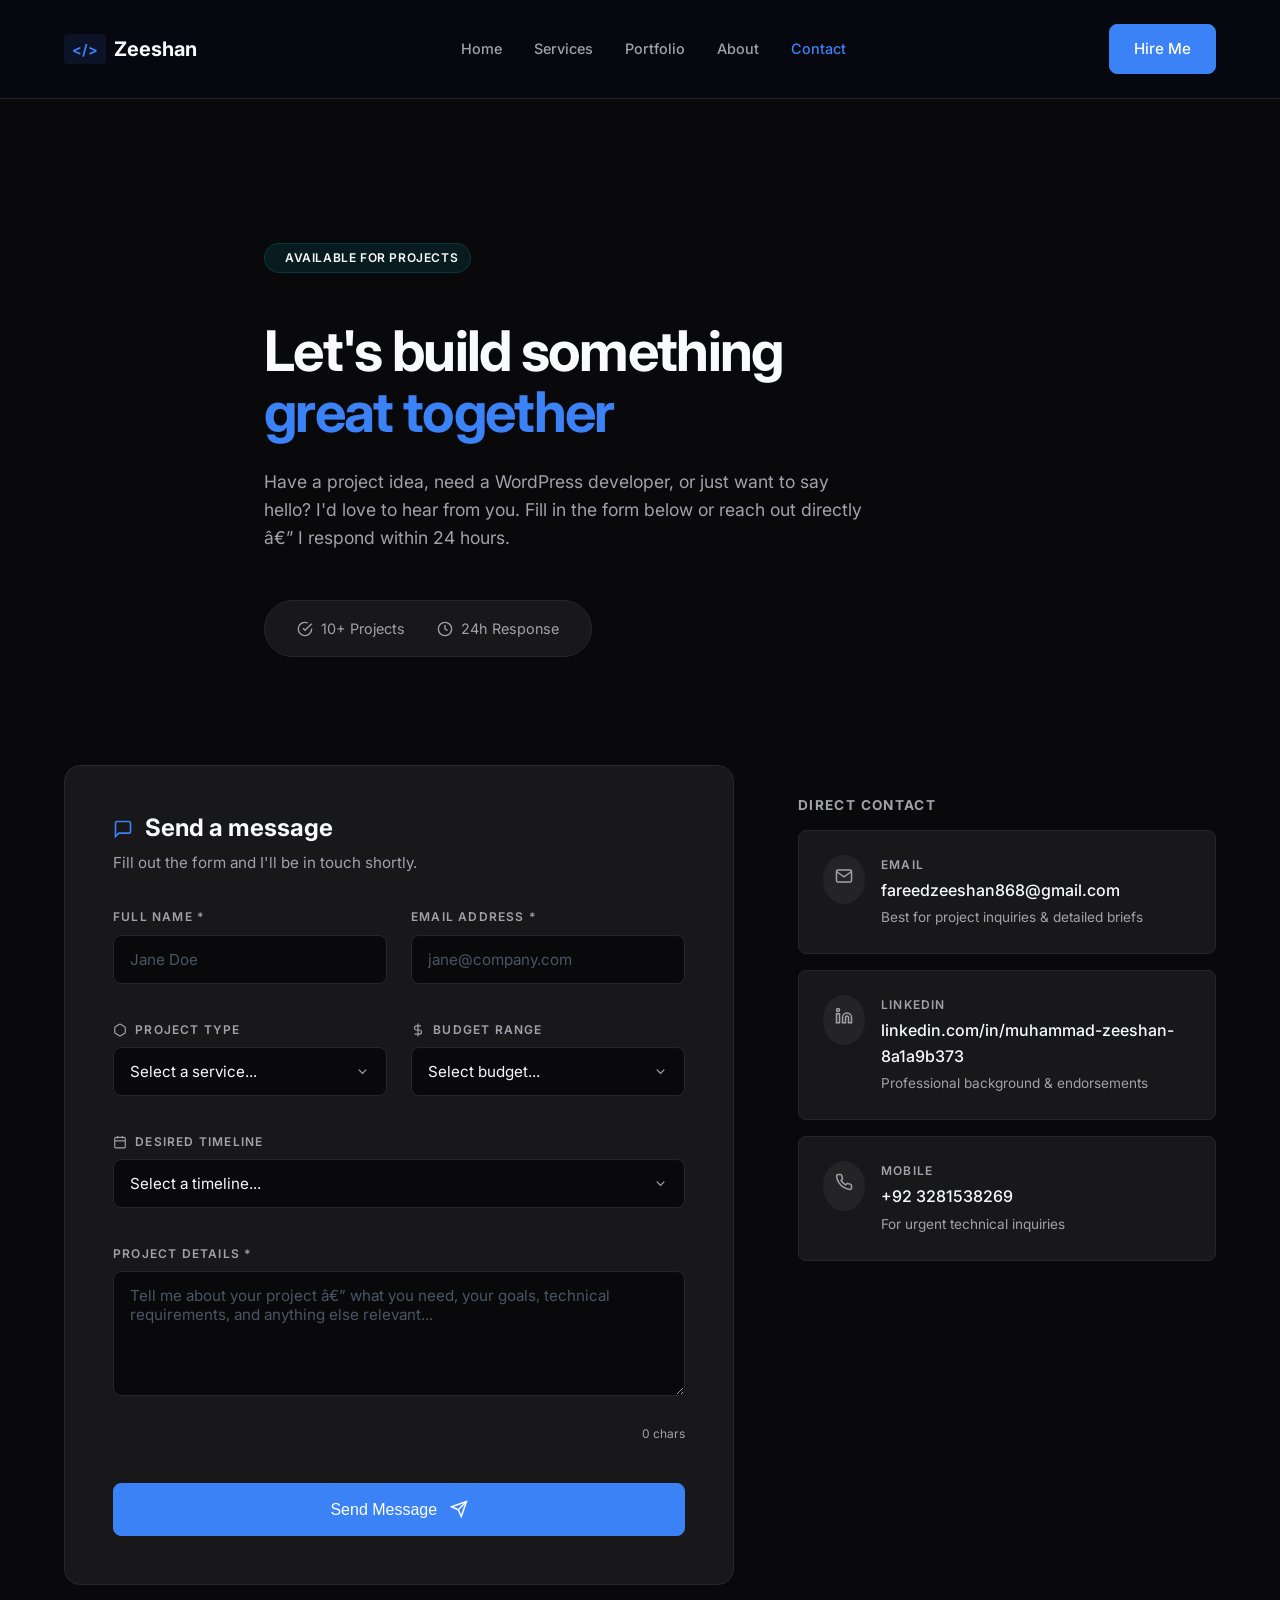
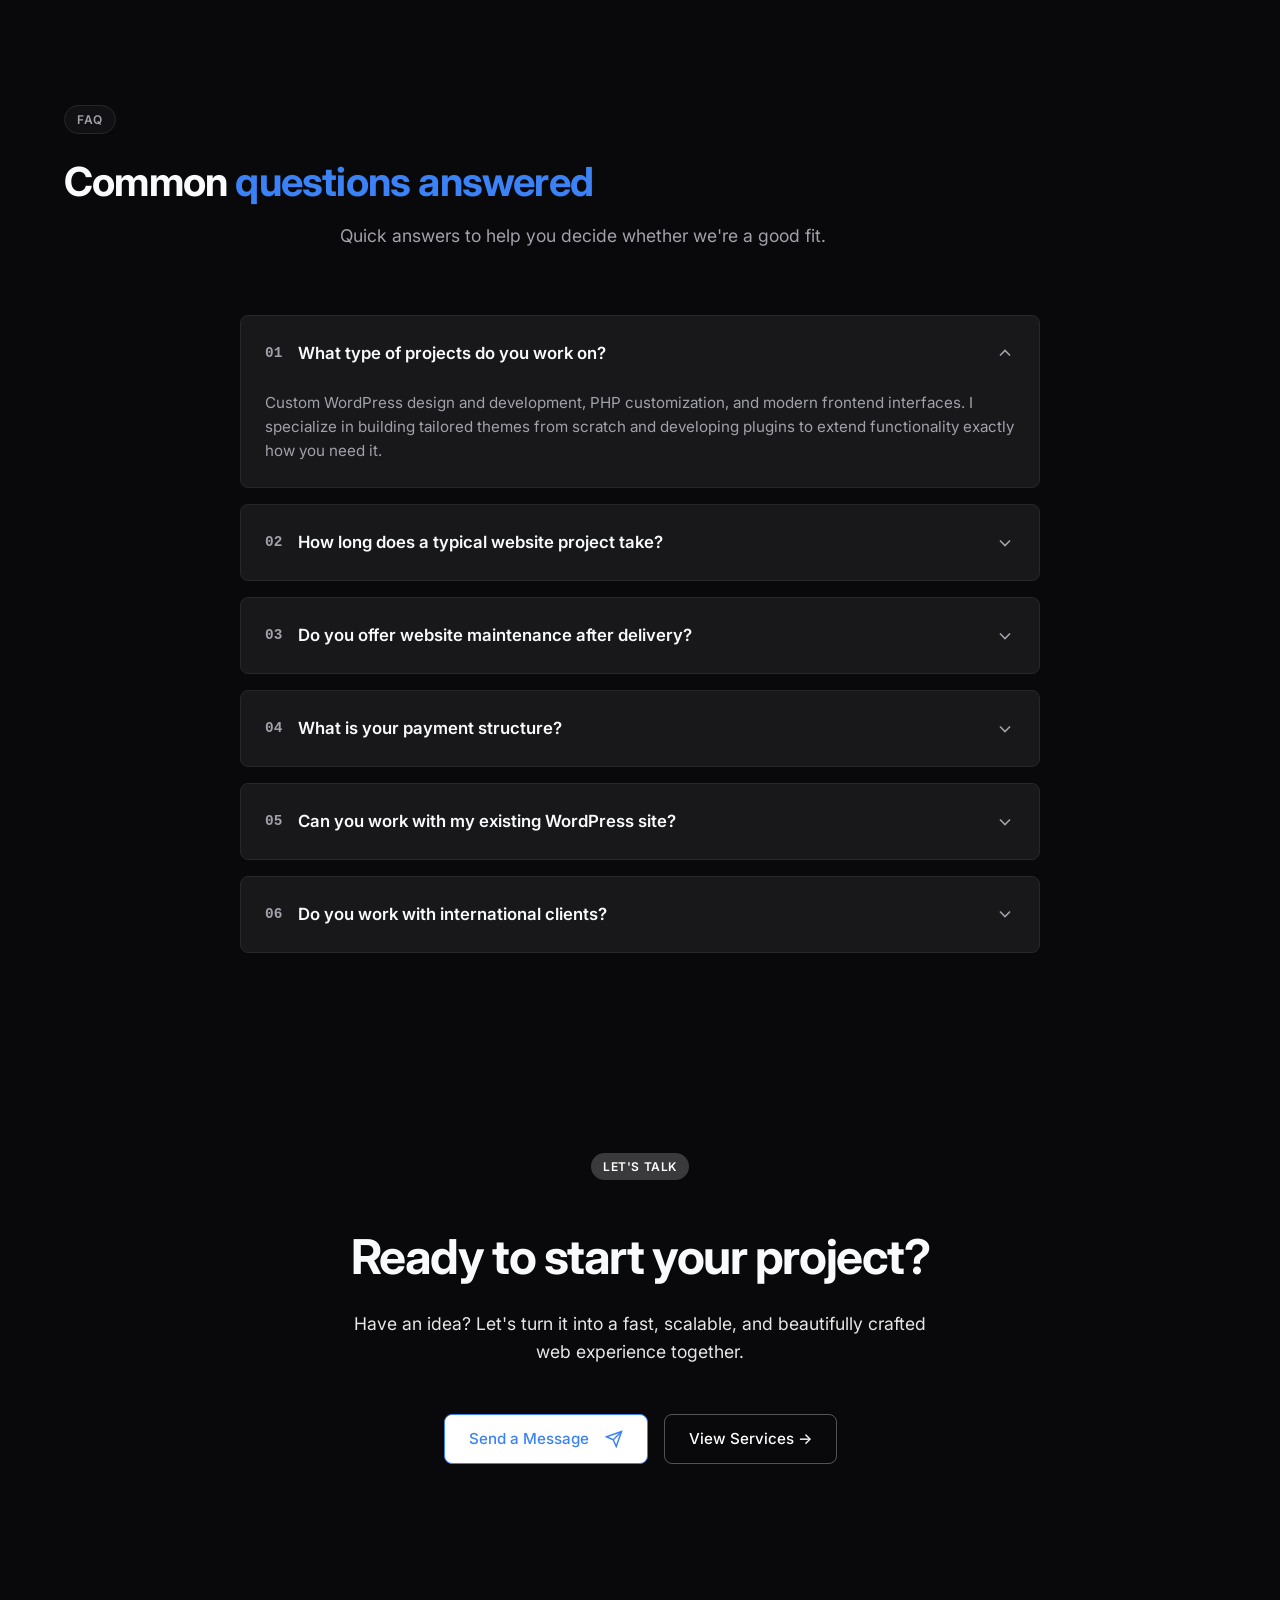
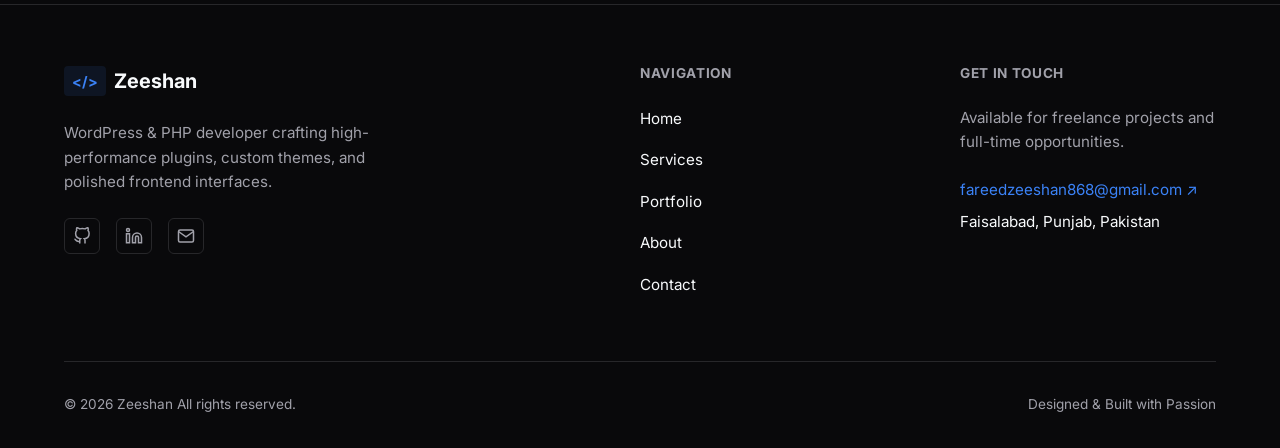
<file: contact.html>
<!DOCTYPE html>
<html lang="en">
<head>
    <meta charset="UTF-8">
    <meta name="viewport" content="width=device-width, initial-scale=1.0">
    <title>Contact | Let's build something great together</title>
    <link rel="stylesheet" href="assets/css/styles.css">
</head>
<body>

    <!-- 1. NAVIGATION -->
    <nav class="navbar">
        <div class="container nav-content">
            <a href="index.html" class="logo">
                <span class="logo-code">&lt;/&gt;</span> Zeeshan
            </a>
            <ul class="nav-links">
                <li><a href="index.html">Home</a></li>
                <li><a href="services.html">Services</a></li>
                <li><a href="portfolio.html">Portfolio</a></li>
                <li><a href="about.html">About</a></li>
                <li><a href="contact.html" class="active">Contact</a></li>
            </ul>
            <div style="display: flex; align-items: center; gap: 1rem;">
                <a href="#contact" class="btn btn-primary nav-btn">Hire Me</a>
            </div>
        </div>
    </nav>

    <!-- 2. HERO INTRO & STATS GRID -->
    <section class="section-padding" style="padding-top: 140px; padding-bottom: 3rem;">
        <div class="container text-center" style="max-width: 800px; margin: 0 auto;">
            <span class="badge-label" style="background-color: rgba(6, 182, 200, 0.1); color: var(--accent); border-color: rgba(6, 182, 200, 0.2);"><span class="dot" style="background-color: var(--accent);"></span> AVAILABLE FOR PROJECTS</span>
            <h1 class="portfolio-title" style="margin: 1.5rem auto; font-size: 3.5rem;">
                Let's build something <br> <span class="text-primary">great together</span>
            </h1>
            <p class="section-desc" style="margin-bottom: 3rem; font-size: 1.1rem;">
                Have a project idea, need a WordPress developer, or just want to say hello? I'd love to hear from you. Fill in the form below or reach out directly â€” I respond within 24 hours.
            </p>
            
            <div style="display: inline-flex; flex-wrap: wrap; justify-content: center; gap: 2rem; padding: 1rem 2rem; background-color: var(--bg-card); border: 1px solid var(--border-color); border-radius: 9999px;">
                <div style="display: flex; align-items: center; gap: 0.5rem; color: var(--text-muted); font-size: 0.9rem;">
                    <svg width="16" height="16" viewBox="0 0 24 24" fill="none" stroke="currentColor" stroke-width="2"><path d="M22 11.08V12a10 10 0 1 1-5.93-9.14"></path><polyline points="22 4 12 14.01 9 11.01"></polyline></svg>
                    <span>10+ Projects</span>
                </div>
                <div style="display: flex; align-items: center; gap: 0.5rem; color: var(--text-muted); font-size: 0.9rem;">
                    <svg width="16" height="16" viewBox="0 0 24 24" fill="none" stroke="currentColor" stroke-width="2"><circle cx="12" cy="12" r="10"></circle><polyline points="12 6 12 12 16 14"></polyline></svg>
                    <span>24h Response</span>
                </div>

            </div>
        </div>
    </section>

    <!-- 3. MAIN CONTACT AREA -->
    <section id="contact" class="section-padding">
        <div class="container">
            <div class="contact-grid">
                
                <!-- Left: Contact Form -->
                <div class="contact-form-wrapper">
                    <div style="display: flex; align-items: center; gap: 0.75rem; margin-bottom: 0.5rem;">
                        <svg width="20" height="20" viewBox="0 0 24 24" fill="none" stroke="currentColor" stroke-width="2" class="text-primary"><path d="M21 15a2 2 0 0 1-2 2H7l-4 4V5a2 2 0 0 1 2-2h14a2 2 0 0 1 2 2z"></path></svg>
                        <h2 style="font-size: 1.5rem; margin: 0;">Send a message</h2>
                    </div>
                    <p style="color: var(--text-muted); font-size: 0.95rem; margin-bottom: 2rem;">Fill out the form and I'll be in touch shortly.</p>

                    <style>
                        button[data-fs-submit-btn]:disabled { cursor: not-allowed; opacity: 0.8; }
                        button[data-fs-submit-btn]:disabled .submit-text { visibility: hidden; }
                        button[data-fs-submit-btn]:disabled .loading-spinner { display: block !important; }
                        .spinner_aj0A{transform-origin:center;animation:spinner_OqPv .75s linear infinite}@keyframes spinner_OqPv{100%{transform:rotate(360deg)}}
                    </style>
                    <form id="contact-form" class="contact-form">
                        <div class="form-row">
                            <div class="form-group">
                                <label class="form-label" for="fullName">FULL NAME *</label>
                                <input type="text" id="fullName" name="fullName" class="form-control" placeholder="Jane Doe" required data-fs-field>
                                <span data-fs-error="fullName" style="color:#ef4444; font-size:0.8rem; display:block; margin-top:0.25rem;"></span>
                            </div>
                            <div class="form-group">
                                <label class="form-label" for="email">EMAIL ADDRESS *</label>
                                <input type="email" id="email" name="email" class="form-control" placeholder="jane@company.com" required data-fs-field>
                                <span data-fs-error="email" style="color:#ef4444; font-size:0.8rem; display:block; margin-top:0.25rem;"></span>
                            </div>
                        </div>

                        <div class="form-row">
                            <div class="form-group">
                                <label class="form-label" for="projectType"><svg width="14" height="14" viewBox="0 0 24 24" fill="none" stroke="currentColor" stroke-width="2" style="margin-right: 0.25rem; vertical-align: text-bottom;"><path d="M21 16V8a2 2 0 0 0-1-1.73l-7-4a2 2 0 0 0-2 0l-7 4A2 2 0 0 0 3 8v8a2 2 0 0 0 1 1.73l7 4a2 2 0 0 0 2 0l7-4A2 2 0 0 0 21 16z"></path></svg> PROJECT TYPE</label>
                                <select id="projectType" name="projectType" class="form-control" style="appearance: none; background-image: url('data:image/svg+xml;utf8,<svg fill=%22none%22 stroke=%22%239ca3af%22 stroke-width=%222%22 viewBox=%220 0 24 24%22 xmlns=%22http://www.w3.org/2000/svg%22><path d=%22M6 9l6 6 6-6%22/></svg>'); background-repeat: no-repeat; background-position: right 1rem center; background-size: 1em;" data-fs-field>
                                    <option value="" disabled selected>Select a service...</option>
                                    <option value="WordPress Development">WordPress Development</option>
                                    <option value="Plugin Development">Plugin Development</option>
                                    <option value="PHP Backend">PHP Backend Development</option>
                                    <option value="Frontend Design">Frontend Design & Build</option>
                                    <option value="Other">Other</option>
                                </select>
                                <span data-fs-error="projectType" style="color:#ef4444; font-size:0.8rem; display:block; margin-top:0.25rem;"></span>
                            </div>
                            <div class="form-group">
                                <label class="form-label" for="budget"><svg width="14" height="14" viewBox="0 0 24 24" fill="none" stroke="currentColor" stroke-width="2" style="margin-right: 0.25rem; vertical-align: text-bottom;"><line x1="12" y1="1" x2="12" y2="23"></line><path d="M17 5H9.5a3.5 3.5 0 0 0 0 7h5a3.5 3.5 0 0 1 0 7H6"></path></svg> BUDGET RANGE</label>
                                <select id="budget" name="budget" class="form-control" style="appearance: none; background-image: url('data:image/svg+xml;utf8,<svg fill=%22none%22 stroke=%22%239ca3af%22 stroke-width=%222%22 viewBox=%220 0 24 24%22 xmlns=%22http://www.w3.org/2000/svg%22><path d=%22M6 9l6 6 6-6%22/></svg>'); background-repeat: no-repeat; background-position: right 1rem center; background-size: 1em;" data-fs-field>
                                    <option value="" disabled selected>Select budget...</option>
                                    <option value="$10-$100">$10 - $100</option>
                                    <option value="$100-$500">$100 - $500</option>
                                    <option value="$500-$1000">$500 - $1000</option>
                                </select>
                                <span data-fs-error="budget" style="color:#ef4444; font-size:0.8rem; display:block; margin-top:0.25rem;"></span>
                            </div>
                        </div>

                        <div class="form-group">
                            <label class="form-label" for="timeline"><svg width="14" height="14" viewBox="0 0 24 24" fill="none" stroke="currentColor" stroke-width="2" style="margin-right: 0.25rem; vertical-align: text-bottom;"><rect x="3" y="4" width="18" height="18" rx="2" ry="2"></rect><line x1="16" y1="2" x2="16" y2="6"></line><line x1="8" y1="2" x2="8" y2="6"></line><line x1="3" y1="10" x2="21" y2="10"></line></svg> DESIRED TIMELINE</label>
                            <select id="timeline" name="timeline" class="form-control" style="appearance: none; background-image: url('data:image/svg+xml;utf8,<svg fill=%22none%22 stroke=%22%239ca3af%22 stroke-width=%222%22 viewBox=%220 0 24 24%22 xmlns=%22http://www.w3.org/2000/svg%22><path d=%22M6 9l6 6 6-6%22/></svg>'); background-repeat: no-repeat; background-position: right 1rem center; background-size: 1em;" data-fs-field>
                                <option value="" disabled selected>Select a timeline...</option>
                                <option value="Asap">As soon as possible</option>
                                <option value="1 month">Within 1 month</option>
                                <option value="1-3 months">1-3 months</option>
                                <option value="Flexible">Flexible</option>
                            </select>
                            <span data-fs-error="timeline" style="color:#ef4444; font-size:0.8rem; display:block; margin-top:0.25rem;"></span>
                        </div>

                        <div class="form-group">
                            <label class="form-label" for="details">PROJECT DETAILS *</label>
                            <textarea id="details" name="details" class="form-control" rows="5" placeholder="Tell me about your project â€” what you need, your goals, technical requirements, and anything else relevant..." required data-fs-field></textarea>
                            <span data-fs-error="details" style="color:#ef4444; font-size:0.8rem; display:block; margin-top:0.25rem;"></span>
                            <div style="text-align: right; color: var(--text-muted); font-size: 0.75rem; margin-top: 0.5rem;">0 chars</div>
                        </div>

                        <button type="submit" data-fs-submit-btn class="btn btn-primary" style="width: 100%; justify-content: center; padding: 1rem; font-size: 1rem; margin-top: 1rem; position: relative;">
                            <span class="submit-text">Send Message <svg width="18" height="18" viewBox="0 0 24 24" fill="none" stroke="currentColor" stroke-width="2" style="margin-left: 0.5rem; vertical-align: text-bottom;"><line x1="22" y1="2" x2="11" y2="13"></line><polygon points="22 2 15 22 11 13 2 9 22 2"></polygon></svg></span>
                            <span class="loading-spinner" style="display: none; position: absolute; left: 50%; top: 50%; transform: translate(-50%, -50%);">
                                <svg width="24" height="24" viewBox="0 0 24 24" xmlns="http://www.w3.org/2000/svg" fill="white"><path d="M12,1A11,11,0,1,0,23,12,11,11,0,0,0,12,1Zm0,19a8,8,0,1,1,8-8A8,8,0,0,1,12,20Z" opacity=".25"/><path d="M10.14,1.16a11,11,0,0,0-9,8.92A1.59,1.59,0,0,0,2.46,12,1.52,1.52,0,0,0,4.11,10.7a8,8,0,0,1,6.66-6.61A1.42,1.42,0,0,0,12,2.69h0A1.57,1.57,0,0,0,10.14,1.16Z" class="spinner_aj0A"/></svg>
                            </span>
                        </button>
                        <div data-fs-success style="display: none; padding: 1.5rem; background: rgba(16, 185, 129, 0.1); color: #10b981; border: 1px solid rgba(16,185,129,0.3); border-radius: var(--border-radius-md); margin-top: 1rem; text-align: center;">
                            <svg width="24" height="24" viewBox="0 0 24 24" fill="none" stroke="currentColor" stroke-width="2" style="display: block; margin: 0 auto 0.5rem auto;"><path d="M22 11.08V12a10 10 0 1 1-5.93-9.14"></path><polyline points="22 4 12 14.01 9 11.01"></polyline></svg>
                            <strong>Message Sent!</strong><br>
                            Thank you for reaching out. I'll get back to you shortly.
                        </div>
                        <div data-fs-error style="display: none; padding: 1rem; background: rgba(239, 68, 68, 0.1); color: #ef4444; border: 1px solid rgba(239,68,68,0.3); border-radius: var(--border-radius-md); margin-top: 1rem; text-align: center;"></div>
                    </form>
                </div>

                <!-- Right: Availability Sidebar -->
                <div class="availability-sidebar">


                    <div class="direct-contact-section" style="margin-top: 2rem;">
                        <h4 style="font-size: 0.85rem; color: var(--text-muted); letter-spacing: 0.1em; text-transform: uppercase; margin-bottom: 1rem;">DIRECT CONTACT</h4>
                        
                        <a href="mailto:fareedzeeshan868@gmail.com" class="direct-contact-card">
                            <div class="contact-icon"><svg width="18" height="18" viewBox="0 0 24 24" fill="none" stroke="currentColor" stroke-width="2"><path d="M4 4h16c1.1 0 2 .9 2 2v12c0 1.1-.9 2-2 2H4c-1.1 0-2-.9-2-2V6c0-1.1.9-2 2-2z"></path><polyline points="22,6 12,13 2,6"></polyline></svg></div>
                            <div>
                                <span class="contact-label">EMAIL</span>
                                <span class="contact-value">fareedzeeshan868@gmail.com</span>
                                <span class="contact-desc">Best for project inquiries & detailed briefs</span>
                            </div>
                        </a>
                        
                        <a href="https://www.linkedin.com/in/muhammad-zeeshan-8a1a9b373/" class="direct-contact-card" target="_blank">
                            <div class="contact-icon"><svg width="18" height="18" viewBox="0 0 24 24" fill="none" stroke="currentColor" stroke-width="2"><path d="M16 8a6 6 0 0 1 6 6v7h-4v-7a2 2 0 0 0-2-2 2 2 0 0 0-2 2v7h-4v-7a6 6 0 0 1 6-6z"></path><rect x="2" y="9" width="4" height="12"></rect><circle cx="4" cy="4" r="2"></circle></svg></div>
                            <div>
                                <span class="contact-label">LINKEDIN</span>
                                <span class="contact-value">linkedin.com/in/muhammad-zeeshan-8a1a9b373</span>
                                <span class="contact-desc">Professional background & endorsements</span>
                            </div>
                        </a>
                        
                        <a href="tel:+923281538269" class="direct-contact-card">
                            <div class="contact-icon"><svg width="18" height="18" viewBox="0 0 24 24" fill="none" stroke="currentColor" stroke-width="2"><path d="M22 16.92v3a2 2 0 0 1-2.18 2 19.79 19.79 0 0 1-8.63-3.07 19.5 19.5 0 0 1-6-6 19.79 19.79 0 0 1-3.07-8.67A2 2 0 0 1 4.11 2h3a2 2 0 0 1 2 1.72 12.84 12.84 0 0 0 .7 2.81 2 2 0 0 1-.45 2.11L8.09 9.91a16 16 0 0 0 6 6l1.27-1.27a2 2 0 0 1 2.11-.45 12.84 12.84 0 0 0 2.81.7A2 2 0 0 1 22 16.92z"></path></svg></div>
                            <div>
                                <span class="contact-label">MOBILE</span>
                                <span class="contact-value">+92 3281538269</span>
                                <span class="contact-desc">For urgent technical inquiries</span>
                            </div>
                        </a>
                    </div>
                    

                </div>
            </div>
        </div>
    </section>

    <!-- 5. FAQ ACCORDION -->
    <section class="section-padding" style="background-color: var(--bg-main);">
        <div class="container">
            <div class="text-center" style="margin-bottom: 4rem;">
                <span class="badge-label">FAQ</span>
                <h2 class="section-title">Common <span class="text-primary">questions answered</span></h2>
                <p class="section-desc" style="max-width: 600px; margin: 0 auto;">Quick answers to help you decide whether we're a good fit.</p>
            </div>
            
            <div class="faq-accordion" style="max-width: 800px; margin: 0 auto;">
                <details class="faq-item" open>
                    <summary class="faq-summary">
                        <div style="display: flex; align-items: center; gap: 1rem;">
                            <span style="color: var(--text-muted); font-family: monospace; font-size: 0.9rem;">01</span>
                            What type of projects do you work on?
                        </div>
                        <svg class="faq-icon" width="20" height="20" viewBox="0 0 24 24" fill="none" stroke="currentColor" stroke-width="2"><polyline points="6 9 12 15 18 9"></polyline></svg>
                    </summary>
                    <div class="faq-content">
                        <p>Custom WordPress design and development, PHP customization, and modern frontend interfaces. I specialize in building tailored themes from scratch and developing plugins to extend functionality exactly how you need it.</p>
                    </div>
                </details>
                
                <details class="faq-item">
                    <summary class="faq-summary">
                        <div style="display: flex; align-items: center; gap: 1rem;">
                            <span style="color: var(--text-muted); font-family: monospace; font-size: 0.9rem;">02</span>
                            How long does a typical website project take?
                        </div>
                        <svg class="faq-icon" width="20" height="20" viewBox="0 0 24 24" fill="none" stroke="currentColor" stroke-width="2"><polyline points="6 9 12 15 18 9"></polyline></svg>
                    </summary>
                    <div class="faq-content">
                        <p>A standard 5-page custom WordPress website typically takes 3 to 4 weeks from discovery to launch. More complex applications or e-commerce builds generally require 6 to 8 weeks depending on the scope and requirements.</p>
                    </div>
                </details>

                <details class="faq-item">
                    <summary class="faq-summary">
                        <div style="display: flex; align-items: center; gap: 1rem;">
                            <span style="color: var(--text-muted); font-family: monospace; font-size: 0.9rem;">03</span>
                            Do you offer website maintenance after delivery?
                        </div>
                        <svg class="faq-icon" width="20" height="20" viewBox="0 0 24 24" fill="none" stroke="currentColor" stroke-width="2"><polyline points="6 9 12 15 18 9"></polyline></svg>
                    </summary>
                    <div class="faq-content">
                        <p>Yes. Every project includes 30 days of complimentary post-launch support. Beyond that, I offer ongoing monthly retainer packages that cover updates, security monitoring, backups, and regular performance optimization.</p>
                    </div>
                </details>

                <details class="faq-item">
                    <summary class="faq-summary">
                        <div style="display: flex; align-items: center; gap: 1rem;">
                            <span style="color: var(--text-muted); font-family: monospace; font-size: 0.9rem;">04</span>
                            What is your payment structure?
                        </div>
                        <svg class="faq-icon" width="20" height="20" viewBox="0 0 24 24" fill="none" stroke="currentColor" stroke-width="2"><polyline points="6 9 12 15 18 9"></polyline></svg>
                    </summary>
                    <div class="faq-content">
                        <p>For most projects, I require a 50% deposit upfront to secure your spot in my schedule. The remaining 50% is tied to project milestones or final delivery. Larger projects can be broken down into three or four milestone payments.</p>
                    </div>
                </details>
                
                <details class="faq-item">
                    <summary class="faq-summary">
                        <div style="display: flex; align-items: center; gap: 1rem;">
                            <span style="color: var(--text-muted); font-family: monospace; font-size: 0.9rem;">05</span>
                            Can you work with my existing WordPress site?
                        </div>
                        <svg class="faq-icon" width="20" height="20" viewBox="0 0 24 24" fill="none" stroke="currentColor" stroke-width="2"><polyline points="6 9 12 15 18 9"></polyline></svg>
                    </summary>
                    <div class="faq-content">
                        <p>Yes, I frequently take over existing WordPress sites for performance optimization, plugin development, or major refactoring. I will conduct a full technical audit first to ensure the existing codebase is viable to work on.</p>
                    </div>
                </details>
                
                <details class="faq-item">
                    <summary class="faq-summary">
                        <div style="display: flex; align-items: center; gap: 1rem;">
                            <span style="color: var(--text-muted); font-family: monospace; font-size: 0.9rem;">06</span>
                            Do you work with international clients?
                        </div>
                        <svg class="faq-icon" width="20" height="20" viewBox="0 0 24 24" fill="none" stroke="currentColor" stroke-width="2"><polyline points="6 9 12 15 18 9"></polyline></svg>
                    </summary>
                    <div class="faq-content">
                        <p>Absolutely. I work with clients globally across all time zones. We utilize async communication tools like Slack, Notion, and email, along with scheduled check-in calls to ensure smooth collaboration regardless of geography.</p>
                    </div>
                </details>
            </div>
        </div>
    </section>

    <!-- 6. FINAL CALL TO ACTION BANNER -->
    <section class="section-padding">
        <div class="container">
            <div class="cta-banner-large" style="background: linear-gradient(135deg, var(--primary) 0%, var(--secondary) 100%); border-radius: var(--border-radius-xl); padding: 5rem 2rem; text-align: center; color: white;">
                <span class="badge-label" style="background-color: rgba(255,255,255,0.2); color: white; border: none;">LET'S TALK</span>
                <h2 style="font-size: 3rem; margin: 1.5rem 0; letter-spacing: -0.03em;">Ready to start your project?</h2>
                <p style="font-size: 1.1rem; max-width: 600px; margin: 0 auto 3rem auto; opacity: 0.9;">Have an idea? Let's turn it into a fast, scalable, and beautifully crafted web experience together.</p>
                <div class="cta-buttons" style="justify-content: center;">
                    <a href="#contact" class="btn btn-primary" style="background-color: white; color: var(--primary);">Send a Message <svg width="18" height="18" viewBox="0 0 24 24" fill="none" stroke="currentColor" stroke-width="2" style="margin-left: 0.5rem;"><line x1="22" y1="2" x2="11" y2="13"></line><polygon points="22 2 15 22 11 13 2 9 22 2"></polygon></svg></a>
                    <a href="services.html" class="btn btn-outline" style="border-color: rgba(255,255,255,0.3); color: white;">View Services &rarr;</a>
                </div>
            </div>
        </div>
    </section>

    <!-- 7. FOOTER -->
    <footer class="footer">
        <div class="container footer-grid">
            <div class="footer-brand">
                <a href="#" class="logo">
                    <span class="logo-code">&lt;/&gt;</span> Zeeshan
                </a>
                <p>WordPress & PHP developer crafting high-performance plugins, custom themes, and polished frontend interfaces.</p>
                <div class="social-icons">
                    <a href="https://github.com/zeeshan-2004" class="social-icon" target="_blank"><svg width="18" height="18" viewBox="0 0 24 24" fill="none" stroke="currentColor" stroke-width="2"><path d="M9 19c-5 1.5-5-2.5-7-3m14 6v-3.87a3.37 3.37 0 0 0-.94-2.61c3.14-.35 6.44-1.54 6.44-7A5.44 5.44 0 0 0 20 4.77 5.07 5.07 0 0 0 19.91 1S18.73.65 16 2.48a13.38 13.38 0 0 0-7 0C6.27.65 5.09 1 5.09 1A5.07 5.07 0 0 0 5 4.77a5.44 5.44 0 0 0-1.5 3.78c0 5.42 3.3 6.61 6.44 7A3.37 3.37 0 0 0 9 18.13V22"></path></svg></a>
                    <a href="https://www.linkedin.com/in/muhammad-zeeshan-8a1a9b373/" class="social-icon" target="_blank"><svg width="18" height="18" viewBox="0 0 24 24" fill="none" stroke="currentColor" stroke-width="2"><path d="M16 8a6 6 0 0 1 6 6v7h-4v-7a2 2 0 0 0-2-2 2 2 0 0 0-2 2v7h-4v-7a6 6 0 0 1 6-6z"></path><rect x="2" y="9" width="4" height="12"></rect><circle cx="4" cy="4" r="2"></circle></svg></a>
                    <a href="mailto:fareedzeeshan868@gmail.com" class="social-icon"><svg width="18" height="18" viewBox="0 0 24 24" fill="none" stroke="currentColor" stroke-width="2"><path d="M4 4h16c1.1 0 2 .9 2 2v12c0 1.1-.9 2-2 2H4c-1.1 0-2-.9-2-2V6c0-1.1.9-2 2-2z"></path><polyline points="22,6 12,13 2,6"></polyline></svg></a>
                </div>
            </div>
            
            <div class="footer-links">
                <h4 style="color: var(--text-muted); font-size: 0.85rem; letter-spacing: 0.05em; text-transform: uppercase; margin-bottom: 1.5rem;">NAVIGATION</h4>
                <ul style="list-style: none; padding: 0; display: flex; flex-direction: column; gap: 1rem;">
                    <li><a href="index.html" style="color: var(--text-main); text-decoration: none; font-size: 0.95rem;">Home</a></li>
                    <li><a href="services.html" style="color: var(--text-main); text-decoration: none; font-size: 0.95rem;">Services</a></li>
                    <li><a href="portfolio.html" style="color: var(--text-main); text-decoration: none; font-size: 0.95rem;">Portfolio</a></li>
                    <li><a href="about.html" style="color: var(--text-main); text-decoration: none; font-size: 0.95rem;">About</a></li>
                    <li><a href="#contact" style="color: var(--text-main); text-decoration: none; font-size: 0.95rem;">Contact</a></li>
                </ul>
            </div>
            
            <div class="footer-contact">
                <h4 style="color: var(--text-muted); font-size: 0.85rem; letter-spacing: 0.05em; text-transform: uppercase; margin-bottom: 1.5rem;">GET IN TOUCH</h4>
                <p style="color: var(--text-muted); font-size: 0.95rem; margin-bottom: 1.5rem;">Available for freelance projects and full-time opportunities.</p>
                <div style="display: flex; flex-direction: column; gap: 0.5rem;">
                    <a href="mailto:fareedzeeshan868@gmail.com" style="color: var(--primary); text-decoration: none; font-size: 0.95rem;">fareedzeeshan868@gmail.com &nearr;</a>
                    <span style="color: var(--text-main); font-size: 0.95rem;">Faisalabad, Punjab, Pakistan</span>
                </div>
            </div>
        </div>
        
        <div class="container">
            <div class="footer-bottom">
                <p>&copy; 2026 Zeeshan All rights reserved.</p>
                <p>Designed & Built with Passion</p>
            </div>
        </div>
    </footer>

    <script>
        document.getElementById('contact-form').addEventListener('submit', function(e) {
            e.preventDefault();
            var form = e.target;
            var btn = form.querySelector('button[type="submit"]');
            var successDiv = document.querySelector('[data-fs-success]');
            var errorDiv = document.querySelector('[data-fs-error]');
            
            // Set loading state
            btn.disabled = true;
            errorDiv.style.display = 'none';
            
            var data = new FormData(form);
            fetch('https://formspree.io/f/xvzjajql', {
                method: 'POST',
                body: data,
                headers: { 'Accept': 'application/json' }
            }).then(function(response) {
                if (response.ok) {
                    // Show success message and reset form, but keep it visible
                    successDiv.style.display = 'block';
                    form.reset();
                    btn.disabled = false;
                    
                    // Hide success message automatically after 6 seconds
                    setTimeout(function() {
                        successDiv.style.display = 'none';
                    }, 6000);
                } else {
                    response.json().then(function(data) {
                        if (Object.hasOwn(data, 'errors')) {
                            errorDiv.innerHTML = data.errors.map(function(err) { return err.message; }).join(', ');
                        } else {
                            errorDiv.innerHTML = 'Oops! There was a problem submitting your form';
                        }
                        errorDiv.style.display = 'block';
                        btn.disabled = false;
                    });
                }
            }).catch(function(error) {
                errorDiv.innerHTML = 'Oops! There was a problem submitting your form';
                errorDiv.style.display = 'block';
                btn.disabled = false;
            });
        });
    </script>
</body>
</html>
</file>
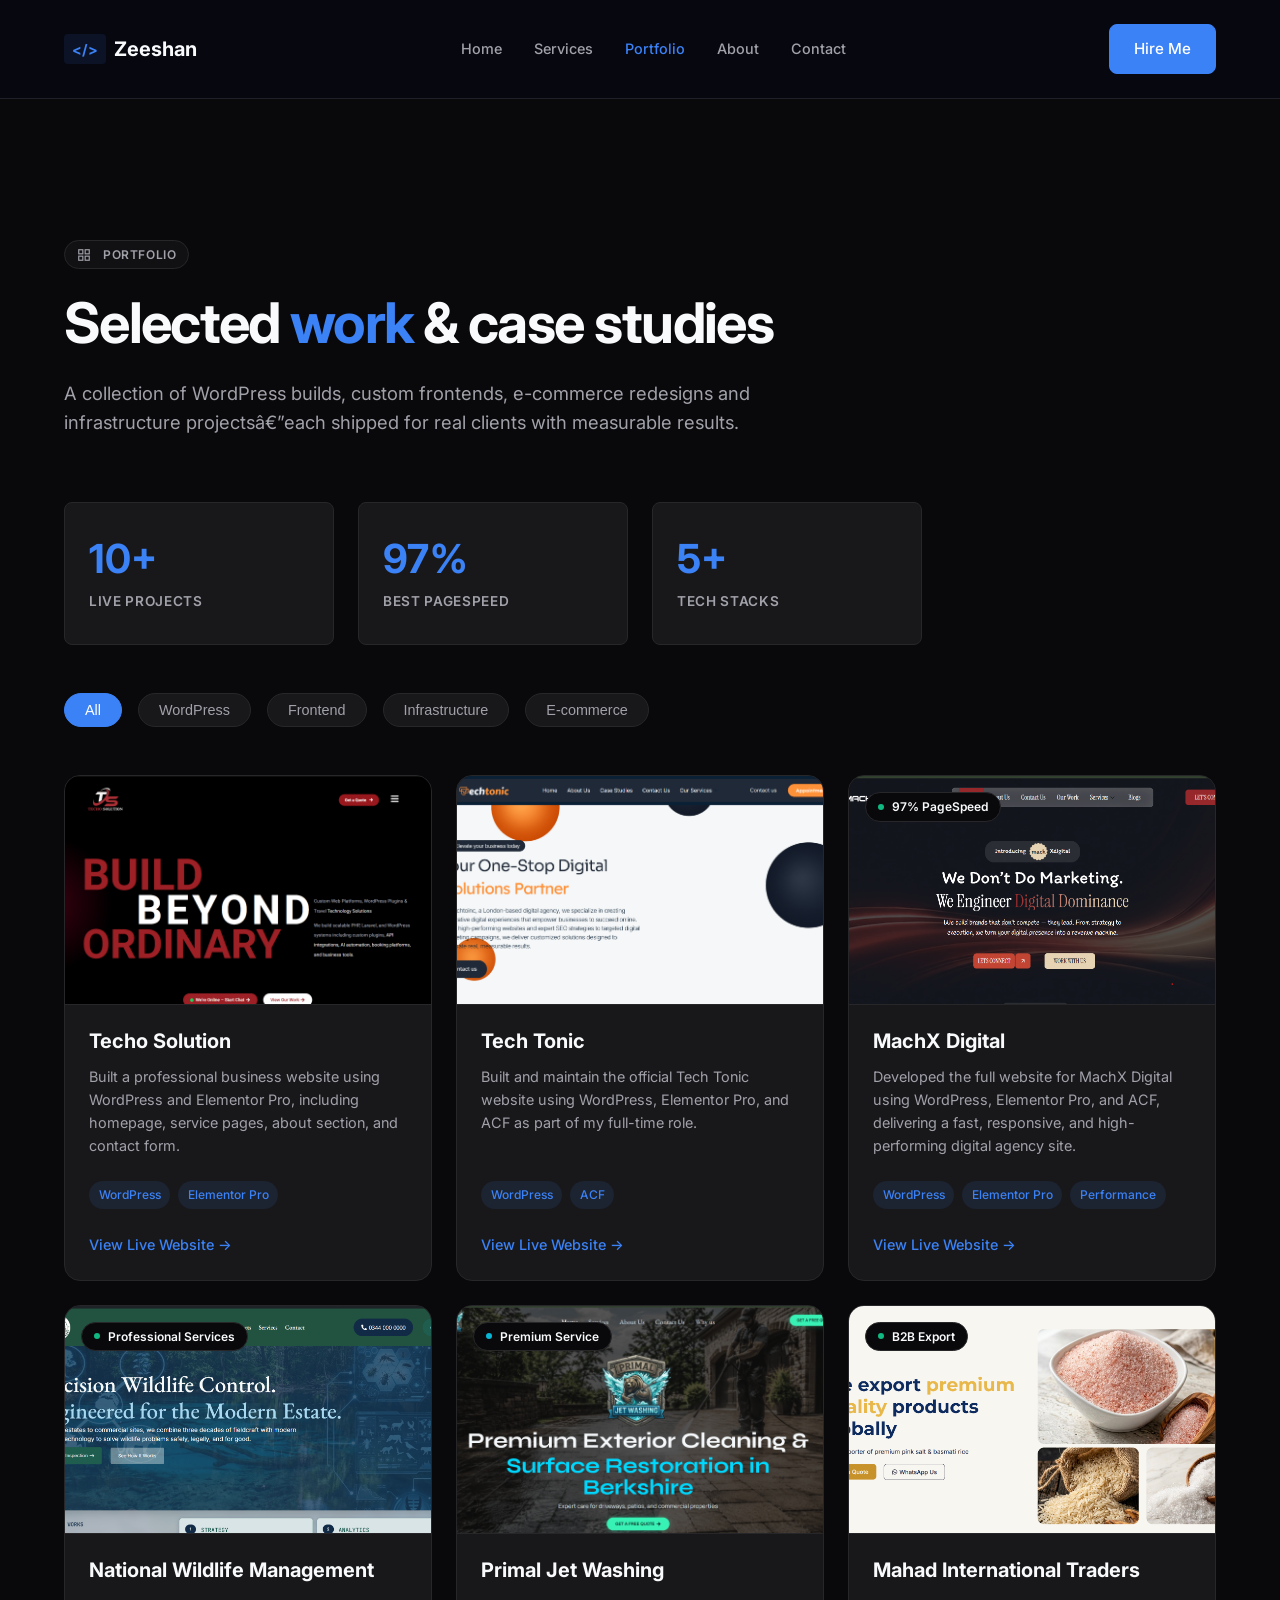
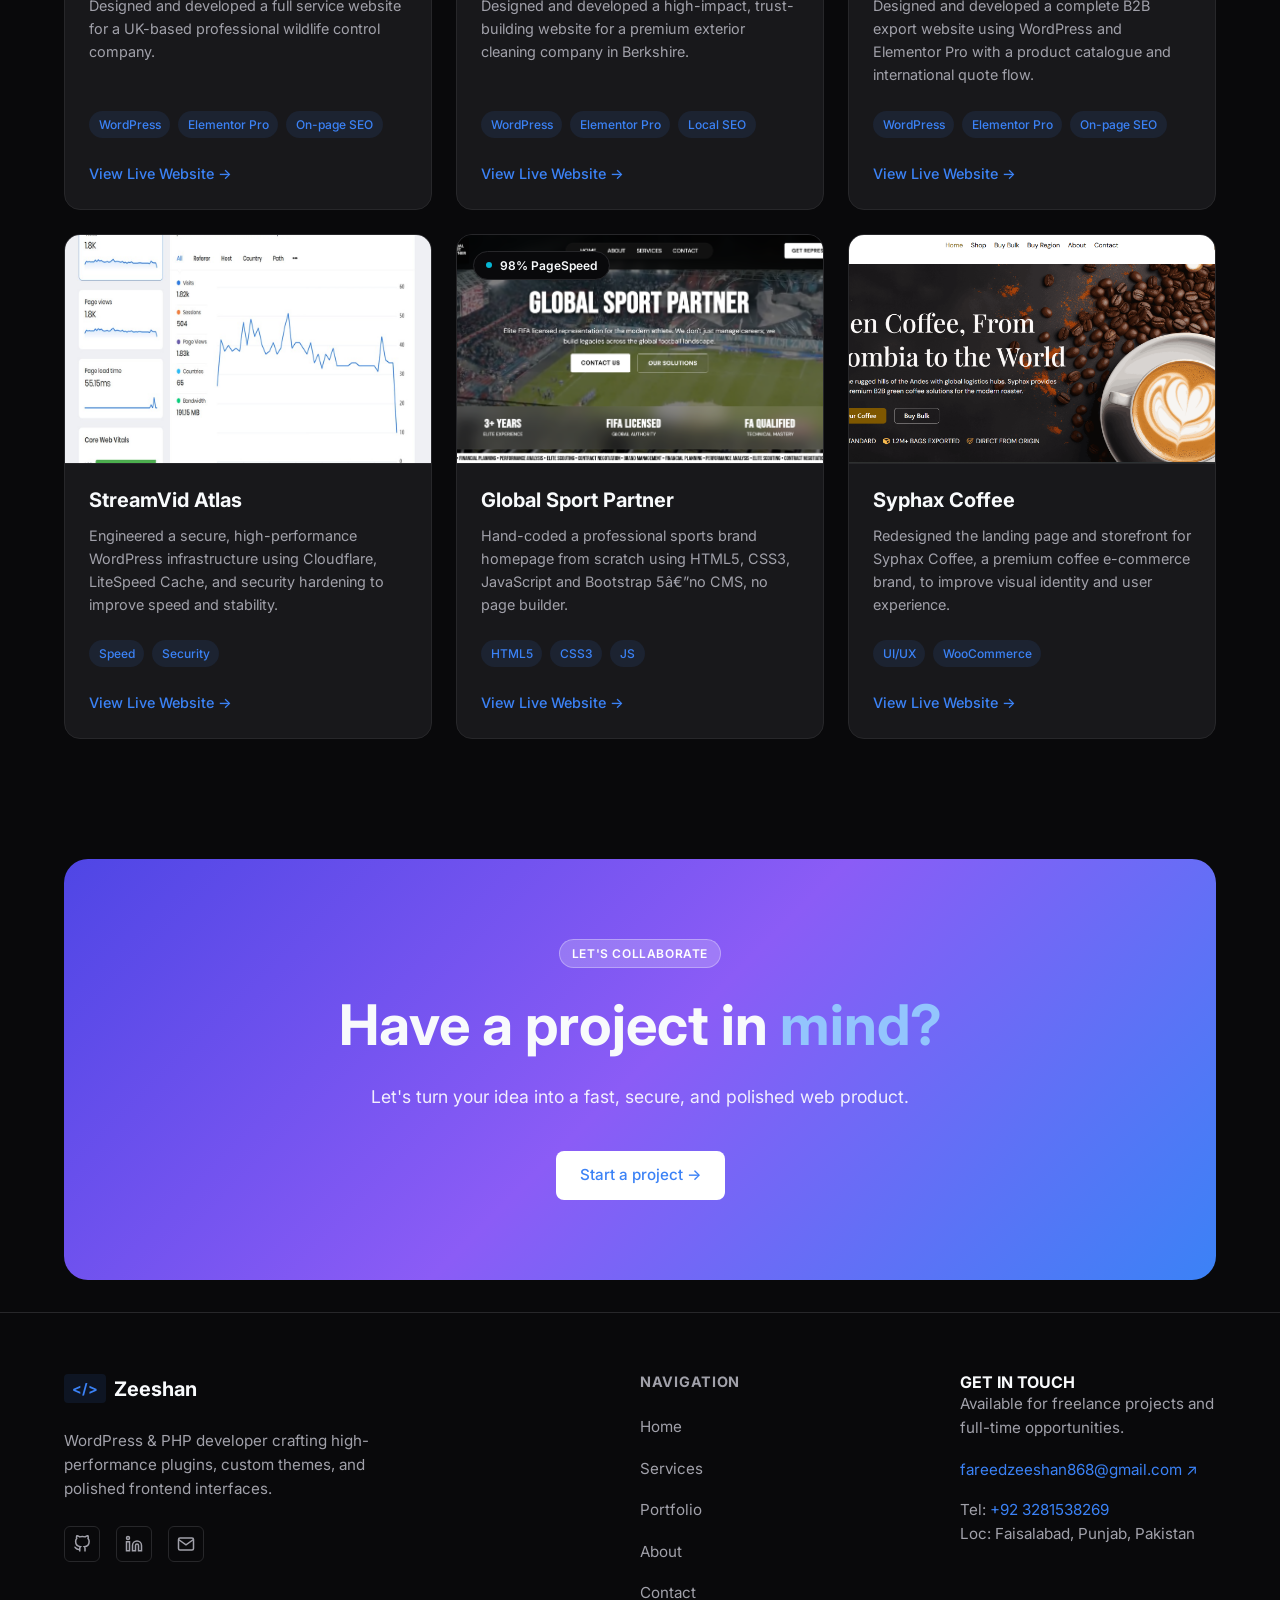
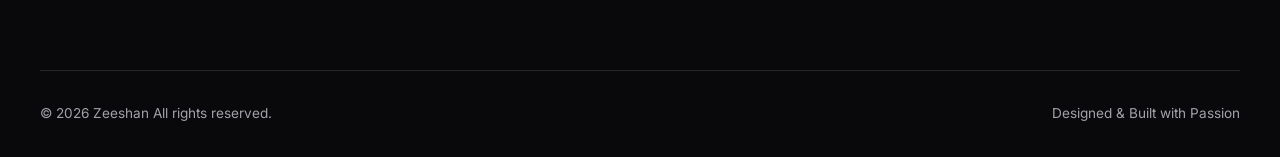
<file: portfolio.html>
<!DOCTYPE html>
<html lang="en">
<head>
    <meta charset="UTF-8">
    <meta name="viewport" content="width=device-width, initial-scale=1.0">
    <title>Portfolio | Muhammad Zeeshan</title>
    <link rel="stylesheet" href="assets/css/styles.css">
</head>
<body>

    <!-- 1. NAVIGATION -->
    <nav class="navbar">
        <div class="container nav-content">
            <a href="index.html" class="logo">
                <span class="logo-code">&lt;/&gt;</span> Zeeshan
            </a>
            <ul class="nav-links">
                <li><a href="index.html">Home</a></li>
                <li><a href="services.html">Services</a></li>
                <li><a href="portfolio.html" class="active">Portfolio</a></li>
                <li><a href="about.html">About</a></li>
                <li><a href="contact.html">Contact</a></li>
            </ul>
            <div style="display: flex; align-items: center; gap: 1rem;">
                <a href="contact.html" class="btn btn-primary nav-btn">Hire Me</a>
            </div>
        </div>
    </nav>

    <!-- 2. PORTFOLIO HERO & STATS -->
    <section class="portfolio-hero">
        <div class="container">
            <span class="badge-label">
                <svg width="14" height="14" viewBox="0 0 24 24" fill="none" stroke="currentColor" stroke-width="2" style="margin-right:0.25rem"><rect x="3" y="3" width="7" height="7"></rect><rect x="14" y="3" width="7" height="7"></rect><rect x="14" y="14" width="7" height="7"></rect><rect x="3" y="14" width="7" height="7"></rect></svg>
                PORTFOLIO
            </span>
            <h1 class="portfolio-title">
                Selected <span class="text-primary">work</span> & case studies
            </h1>
            <p class="section-desc" style="max-width: 700px; font-size: 1.15rem;">
                A collection of WordPress builds, custom frontends, e-commerce redesigns and infrastructure projectsâ€”each shipped for real clients with measurable results.
            </p>

            <div class="portfolio-stats-grid">
                <div class="portfolio-stat-card">
                    <h3>10+</h3>
                    <p>LIVE PROJECTS</p>
                </div>
                <div class="portfolio-stat-card">
                    <h3>97%</h3>
                    <p>BEST PAGESPEED</p>
                </div>
                <div class="portfolio-stat-card">
                    <h3>5+</h3>
                    <p>TECH STACKS</p>
                </div>
            </div>
        </div>
    </section>

    <!-- 3 & 4. CATEGORY FILTERS & PROJECTS GRID -->
    <section class="section-padding" style="padding-top: 0;">
        <div class="container">
            <!-- 3. Category Filters -->
            <div class="category-filters">
                <button class="filter-pill active">All</button>
                <button class="filter-pill">WordPress</button>
                <button class="filter-pill">Frontend</button>
                <button class="filter-pill">Infrastructure</button>
                <button class="filter-pill">E-commerce</button>
            </div>

            <!-- 4. Projects Grid -->
            <div class="grid-3">
                
                <!-- Card 1 -->
                <div class="project-card-v2">
                    <a href="project-detail.html?id=techosolution" target="_blank" class="card-detail-link" aria-label="View Project Details"></a>
                    <div class="project-img-wrapper">
                        <img src="assets/images/techosolution.png" alt="Techo Solution">
                    </div>
                    <div class="project-content">
                        <h3>Techo Solution</h3>
                        <p>Built a professional business website using WordPress and Elementor Pro, including homepage, service pages, about section, and contact form.</p>
                        <div class="project-tags">
                            <span>WordPress</span>
                            <span>Elementor Pro</span>
                        </div>
                        <a href="https://techosolution.com" target="_blank" class="view-project-link" onclick="event.stopPropagation();">View Live Website &rarr;</a>
                    </div>
                </div>

                <!-- Card 2 -->
                <div class="project-card-v2">
                    <a href="project-detail.html?id=techtonic" target="_blank" class="card-detail-link" aria-label="View Project Details"></a>
                    <div class="project-img-wrapper">
                        <img src="assets/images/techtonic.png" alt="Tech Tonic">
                    </div>
                    <div class="project-content">
                        <h3>Tech Tonic</h3>
                        <p>Built and maintain the official Tech Tonic website using WordPress, Elementor Pro, and ACF as part of my full-time role.</p>
                        <div class="project-tags">
                            <span>WordPress</span>
                            <span>ACF</span>
                        </div>
                        <a href="https://techtonicltd.com" target="_blank" class="view-project-link" onclick="event.stopPropagation();">View Live Website &rarr;</a>
                    </div>
                </div>

                <!-- Card 3 -->
                <div class="project-card-v2">
                    <a href="project-detail.html?id=machxdigital" target="_blank" class="card-detail-link" aria-label="View Project Details"></a>
                    <div class="floating-badge">
                        <span class="dot" style="background-color: var(--success);"></span> 97% PageSpeed
                    </div>
                    <div class="project-img-wrapper">
                        <img src="assets/images/machXdigitals.png" alt="MachX Digital">
                    </div>
                    <div class="project-content">
                        <h3>MachX Digital</h3>
                        <p>Developed the full website for MachX Digital using WordPress, Elementor Pro, and ACF, delivering a fast, responsive, and high-performing digital agency site.</p>
                        <div class="project-tags">
                            <span>WordPress</span>
                            <span>Elementor Pro</span>
                            <span>Performance</span>
                        </div>
                        <a href="https://machxdigital.com" target="_blank" class="view-project-link" onclick="event.stopPropagation();">View Live Website &rarr;</a>
                    </div>
                </div>

                <!-- Card: National Wildlife Management -->
                <div class="project-card-v2">
                    <a href="project-detail.html?id=nationalwildlife" target="_blank" class="card-detail-link" aria-label="View Project Details"></a>
                    <div class="floating-badge">
                        <span class="dot" style="background-color: var(--success);"></span> Professional Services
                    </div>
                    <div class="project-img-wrapper">
                        <img src="assets/images/Nationalwildlife.png" alt="National Wildlife Management">
                    </div>
                    <div class="project-content">
                        <h3>National Wildlife Management</h3>
                        <p>Designed and developed a full service website for a UK-based professional wildlife control company.</p>
                        <div class="project-tags">
                            <span>WordPress</span>
                            <span>Elementor Pro</span>
                            <span>On-page SEO</span>
                        </div>
                        <a href="https://testing.machxdigital.com" target="_blank" class="view-project-link" onclick="event.stopPropagation();">View Live Website &rarr;</a>
                    </div>
                </div>

                <!-- Card: Primal Jet Washing -->
                <div class="project-card-v2">
                    <a href="project-detail.html?id=primaljetwashing" target="_blank" class="card-detail-link" aria-label="View Project Details"></a>
                    <div class="floating-badge">
                        <span class="dot" style="background-color: #06b6d4;"></span> Premium Service
                    </div>
                    <div class="project-img-wrapper">
                        <img src="assets/images/jetwash.png" alt="Primal Jet Washing">
                    </div>
                    <div class="project-content">
                        <h3>Primal Jet Washing</h3>
                        <p>Designed and developed a high-impact, trust-building website for a premium exterior cleaning company in Berkshire.</p>
                        <div class="project-tags">
                            <span>WordPress</span>
                            <span>Elementor Pro</span>
                            <span>Local SEO</span>
                        </div>
                        <a href="https://first.machxdigital.com" target="_blank" class="view-project-link" onclick="event.stopPropagation();">View Live Website &rarr;</a>
                    </div>
                </div>

                <!-- Card 0: Mahad International -->
                <div class="project-card-v2">
                    <a href="project-detail.html?id=mahad" target="_blank" class="card-detail-link" aria-label="View Project Details"></a>
                    <div class="floating-badge">
                        <span class="dot" style="background-color: var(--success);"></span> B2B Export
                    </div>
                    <div class="project-img-wrapper">
                        <img src="assets/images/mahad-hero.png" alt="Mahad International Traders">
                    </div>
                    <div class="project-content">
                        <h3>Mahad International Traders</h3>
                        <p>Designed and developed a complete B2B export website using WordPress and Elementor Pro with a product catalogue and international quote flow.</p>
                        <div class="project-tags">
                            <span>WordPress</span>
                            <span>Elementor Pro</span>
                            <span>On-page SEO</span>
                        </div>
                        <a href="https://mahadinternationaltraders.com" target="_blank" class="view-project-link" onclick="event.stopPropagation();">View Live Website &rarr;</a>
                    </div>
                </div>



                <!-- Card 4 -->
                <div class="project-card-v2">
                    <a href="project-detail.html?id=streamvidatlas" target="_blank" class="card-detail-link" aria-label="View Project Details"></a>
                    <div class="project-img-wrapper">
                        <img src="assets/images/visitor-analytics.jpg" alt="StreamVid Atlas">
                    </div>
                    <div class="project-content">
                        <h3>StreamVid Atlas</h3>
                        <p>Engineered a secure, high-performance WordPress infrastructure using Cloudflare, LiteSpeed Cache, and security hardening to improve speed and stability.</p>
                        <div class="project-tags">
                            <span>Speed</span>
                            <span>Security</span>
                        </div>
                        <a href="https://streamvidatlas.com" target="_blank" class="view-project-link" onclick="event.stopPropagation();">View Live Website &rarr;</a>
                    </div>
                </div>

                <!-- Card 5 -->
                <div class="project-card-v2">
                    <a href="project-detail.html?id=globalsportpartner" target="_blank" class="card-detail-link" aria-label="View Project Details"></a>
                    <div class="floating-badge">
                        <span class="dot" style="background-color: #06b6d4;"></span> 98% PageSpeed
                    </div>
                    <div class="project-img-wrapper">
                        <img src="assets/images/globalsportbrand.png" alt="Global Sport Partner">
                    </div>
                    <div class="project-content">
                        <h3>Global Sport Partner</h3>
                        <p>Hand-coded a professional sports brand homepage from scratch using HTML5, CSS3, JavaScript and Bootstrap 5â€”no CMS, no page builder.</p>
                        <div class="project-tags">
                            <span>HTML5</span>
                            <span>CSS3</span>
                            <span>JS</span>
                        </div>
                        <a href="https://globalsportpartner.com" target="_blank" class="view-project-link" onclick="event.stopPropagation();">View Live Website &rarr;</a>
                    </div>
                </div>

                <!-- Card 6 -->
                <div class="project-card-v2">
                    <a href="project-detail.html?id=syphaxcoffee" target="_blank" class="card-detail-link" aria-label="View Project Details"></a>
                    <div class="project-img-wrapper">
                        <img src="assets/images/syphox.png" alt="Syphax Coffee">
                    </div>
                    <div class="project-content">
                        <h3>Syphax Coffee</h3>
                        <p>Redesigned the landing page and storefront for Syphax Coffee, a premium coffee e-commerce brand, to improve visual identity and user experience.</p>
                        <div class="project-tags">
                            <span>UI/UX</span>
                            <span>WooCommerce</span>
                        </div>
                        <a href="https://syphaxcoffee.com" target="_blank" class="view-project-link" onclick="event.stopPropagation();">View Live Website &rarr;</a>
                    </div>
                </div>

            </div>
        </div>
    </section>

    <!-- 5. CALL TO ACTION (CTA) -->
    <section class="section-padding" style="padding-bottom: 2rem;">
        <div class="container">
            <div class="cta-banner">
                <span class="badge-label">Let's Collaborate</span>
                <h2>Have a project in <span style="color: #93c5fd;">mind?</span></h2>
                <p>Let's turn your idea into a fast, secure, and polished web product.</p>
                <div class="cta-buttons">
                    <a href="contact.html" class="btn btn-white">Start a project &rarr;</a>
                </div>
            </div>
        </div>
    </section>

    <!-- 6. FOOTER -->
    <footer id="contact" class="footer">
        <div class="container footer-grid">
            <div class="footer-brand">
                <a href="#" class="logo">
                    <span class="logo-code">&lt;/&gt;</span> Zeeshan
                </a>
                <p>WordPress & PHP developer crafting high-performance plugins, custom themes, and polished frontend interfaces.</p>
                <div class="social-icons">
                    <a href="https://github.com/zeeshan-2004" class="social-icon" target="_blank"><svg width="18" height="18" viewBox="0 0 24 24" fill="none" stroke="currentColor" stroke-width="2"><path d="M9 19c-5 1.5-5-2.5-7-3m14 6v-3.87a3.37 3.37 0 0 0-.94-2.61c3.14-.35 6.44-1.54 6.44-7A5.44 5.44 0 0 0 20 4.77 5.07 5.07 0 0 0 19.91 1S18.73.65 16 2.48a13.38 13.38 0 0 0-7 0C6.27.65 5.09 1 5.09 1A5.07 5.07 0 0 0 5 4.77a5.44 5.44 0 0 0-1.5 3.78c0 5.42 3.3 6.61 6.44 7A3.37 3.37 0 0 0 9 18.13V22"></path></svg></a>
                    <a href="https://www.linkedin.com/in/muhammad-zeeshan-8a1a9b373/" class="social-icon" target="_blank"><svg width="18" height="18" viewBox="0 0 24 24" fill="none" stroke="currentColor" stroke-width="2"><path d="M16 8a6 6 0 0 1 6 6v7h-4v-7a2 2 0 0 0-2-2 2 2 0 0 0-2 2v7h-4v-7a6 6 0 0 1 6-6z"></path><rect x="2" y="9" width="4" height="12"></rect><circle cx="4" cy="4" r="2"></circle></svg></a>
                    <a href="mailto:fareedzeeshan868@gmail.com" class="social-icon"><svg width="18" height="18" viewBox="0 0 24 24" fill="none" stroke="currentColor" stroke-width="2"><path d="M4 4h16c1.1 0 2 .9 2 2v12c0 1.1-.9 2-2 2H4c-1.1 0-2-.9-2-2V6c0-1.1.9-2 2-2z"></path><polyline points="22,6 12,13 2,6"></polyline></svg></a>
                </div>
            </div>
            
            <div class="footer-links">
                <h4>NAVIGATION</h4>
                <ul>
                    <li><a href="index.html">Home</a></li>
                    <li><a href="services.html">Services</a></li>
                    <li><a href="portfolio.html">Portfolio</a></li>
                    <li><a href="about.html">About</a></li>
                    <li><a href="contact.html">Contact</a></li>
                </ul>
            </div>
            
            <div class="footer-contact">
                <h4>GET IN TOUCH</h4>
                <p>Available for freelance projects and full-time opportunities.</p>
                <a href="mailto:fareedzeeshan868@gmail.com">fareedzeeshan868@gmail.com &nearr;</a>
                <p style="margin-top: 1rem;">
                    Tel: <a href="tel:+923281538269">+92 3281538269</a><br>
                    Loc: Faisalabad, Punjab, Pakistan
                </p>
            </div>
        </div>
        <div class="container footer-bottom">
            <p>&copy; 2026 Zeeshan All rights reserved.</p>
            <p>Designed & Built with Passion</p>
        </div>
    </footer>

    <script>
        document.addEventListener('DOMContentLoaded', () => {
            const filterBtns = document.querySelectorAll('.filter-pill');
            const projectCards = document.querySelectorAll('.project-card-v2');

            filterBtns.forEach(btn => {
                btn.addEventListener('click', () => {
                    // Remove active class from all
                    filterBtns.forEach(b => b.classList.remove('active'));
                    btn.classList.add('active');

                    const filterValue = btn.textContent.trim().toLowerCase();

                    projectCards.forEach(card => {
                        if (filterValue === 'all') {
                            card.style.display = 'block';
                            return;
                        }

                        const tags = Array.from(card.querySelectorAll('.project-tags span')).map(span => span.textContent.trim().toLowerCase());
                        
                        let match = false;
                        if (filterValue === 'wordpress' && tags.includes('wordpress')) match = true;
                        if (filterValue === 'frontend' && (tags.includes('html5') || tags.includes('css3') || tags.includes('ui/ux'))) match = true;
                        if (filterValue === 'infrastructure' && (tags.includes('speed') || tags.includes('security') || tags.includes('performance'))) match = true;
                        if (filterValue === 'e-commerce' && tags.includes('woocommerce')) match = true;

                        card.style.display = match ? 'block' : 'none';
                    });
                });
            });
        });
    </script>
</body>
</html>
</file>
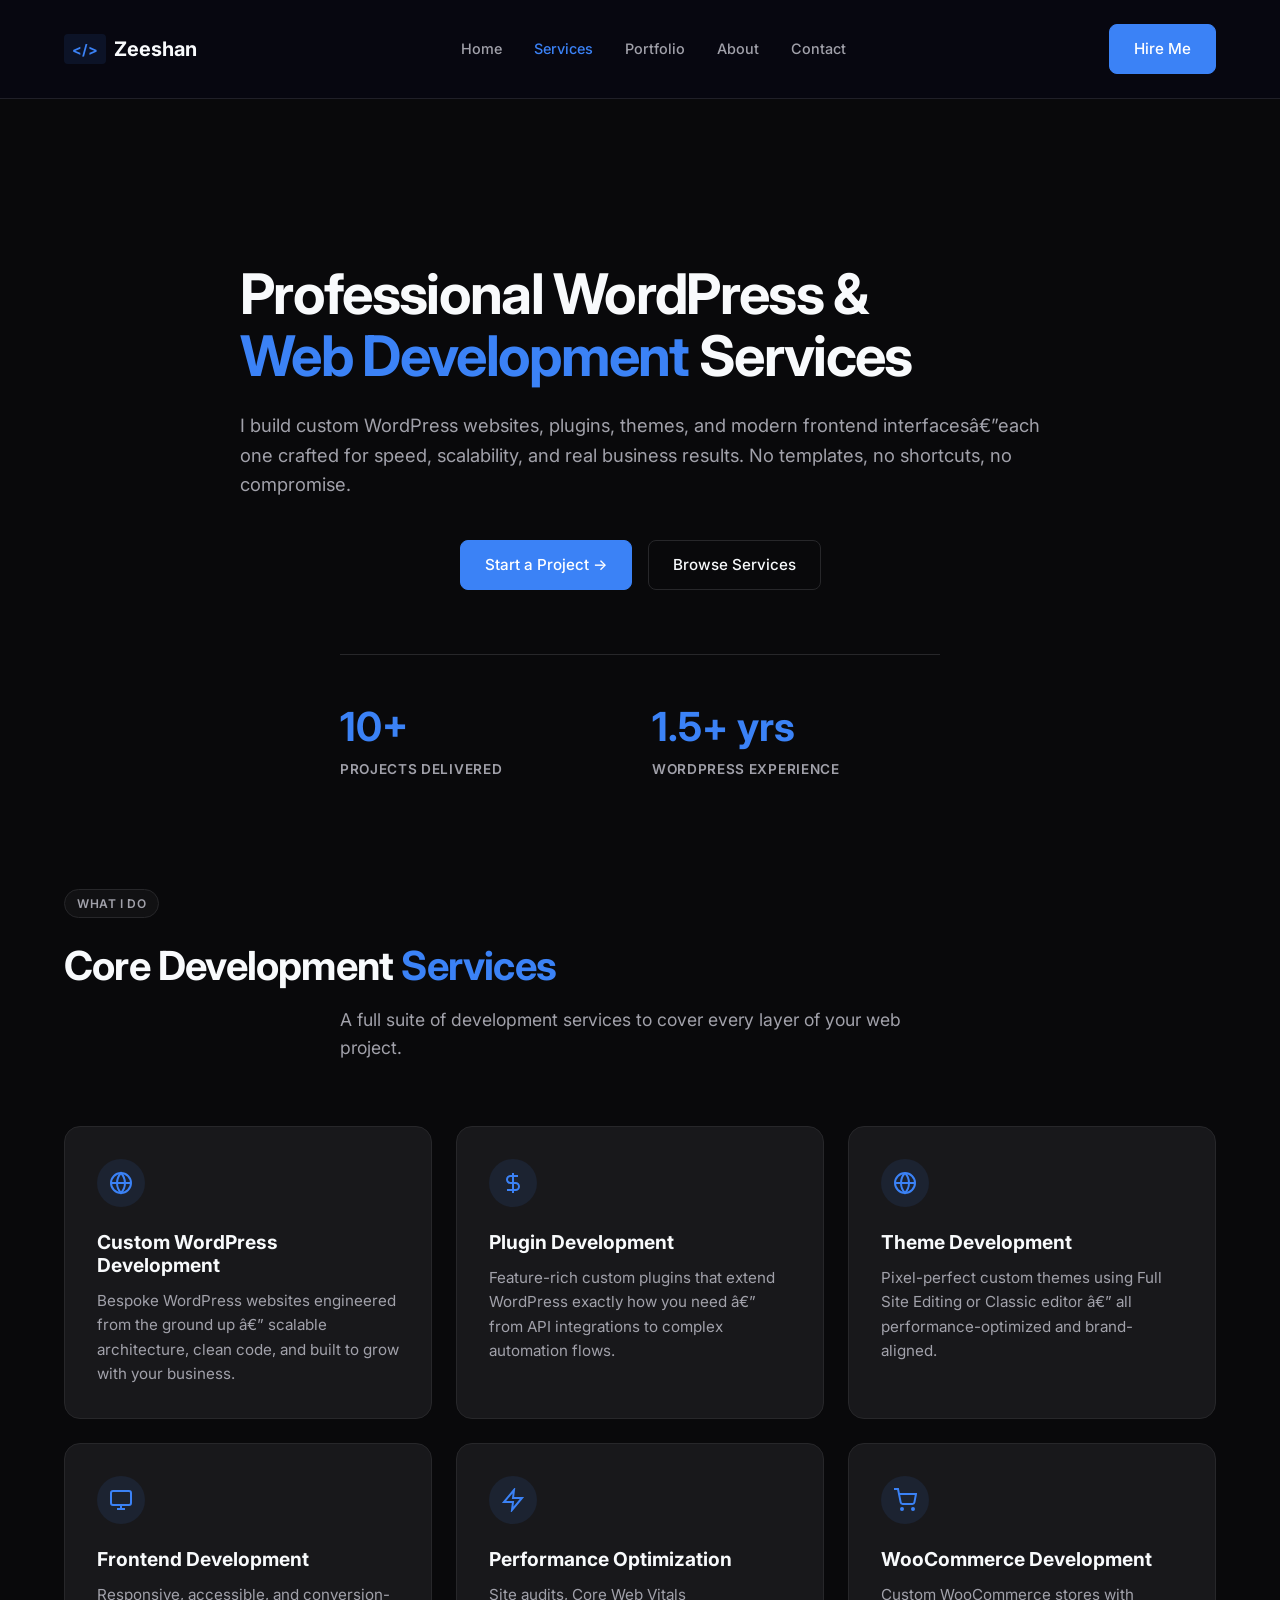
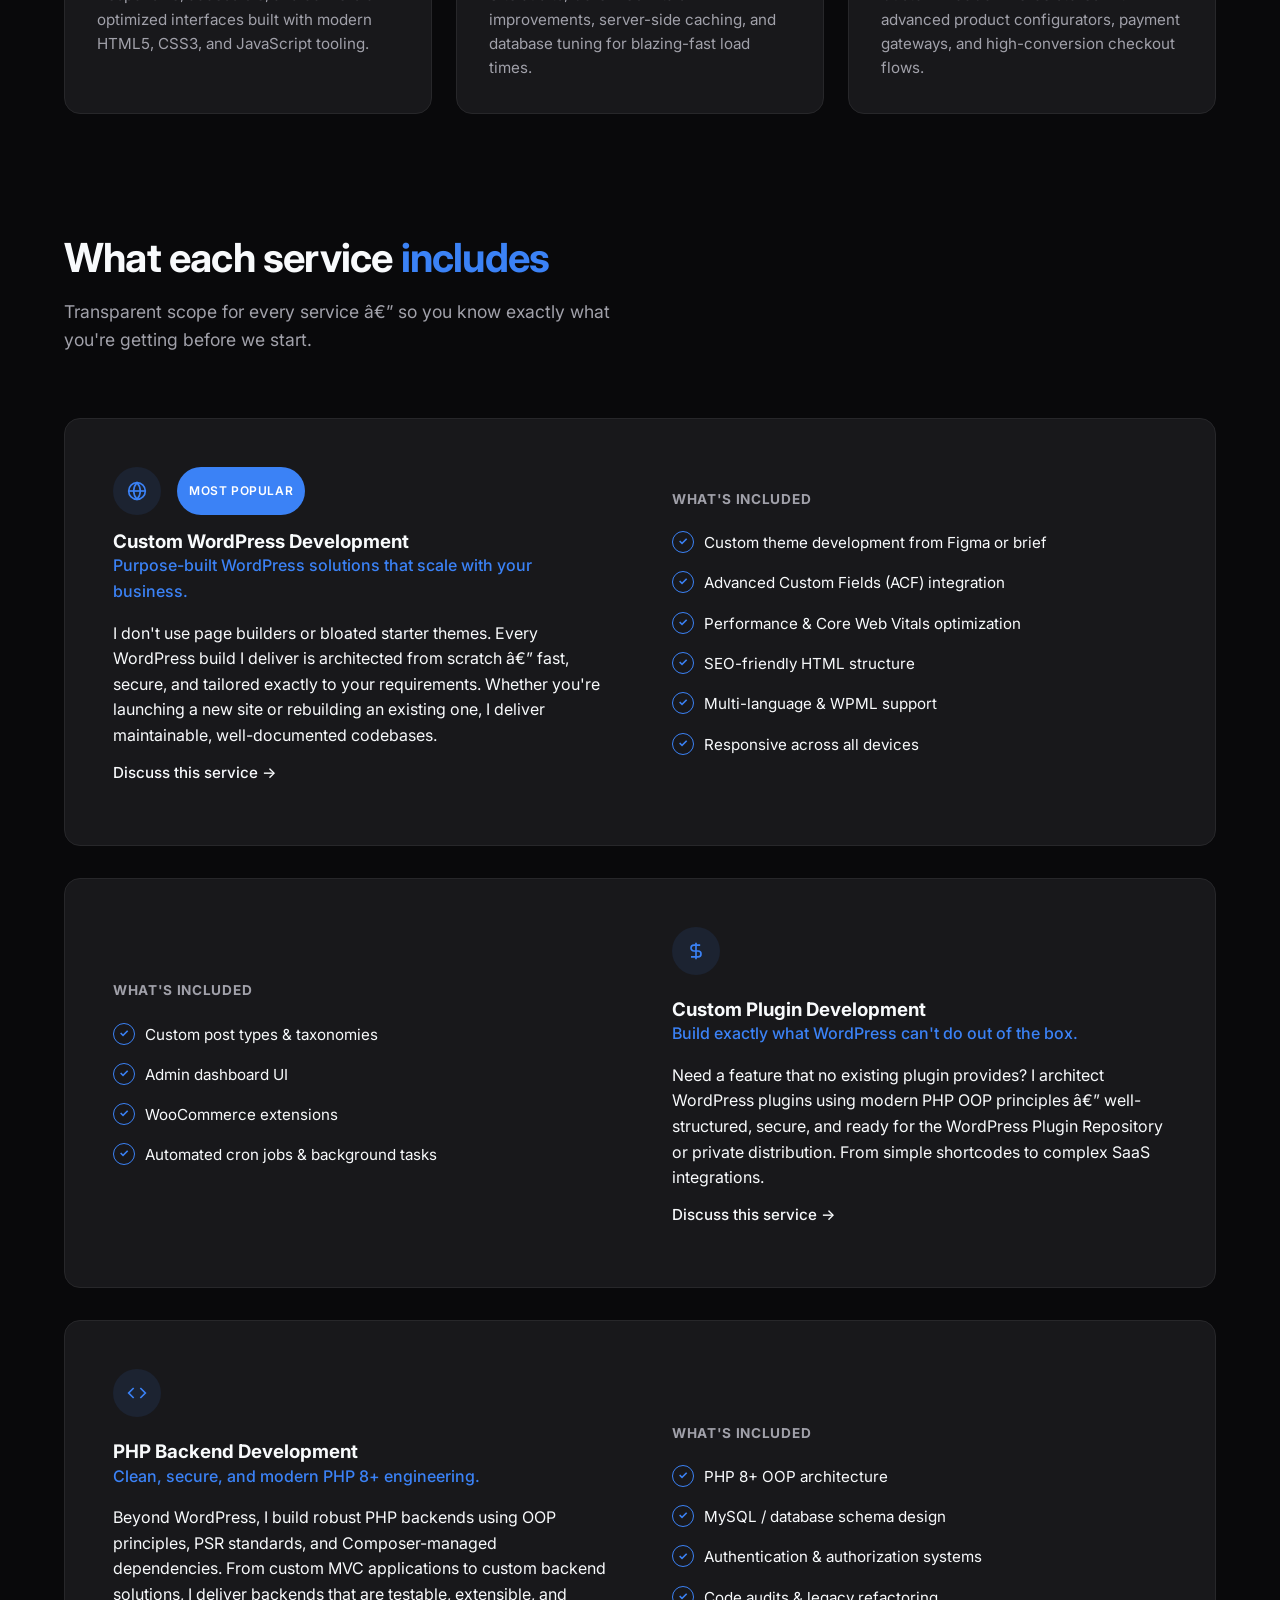
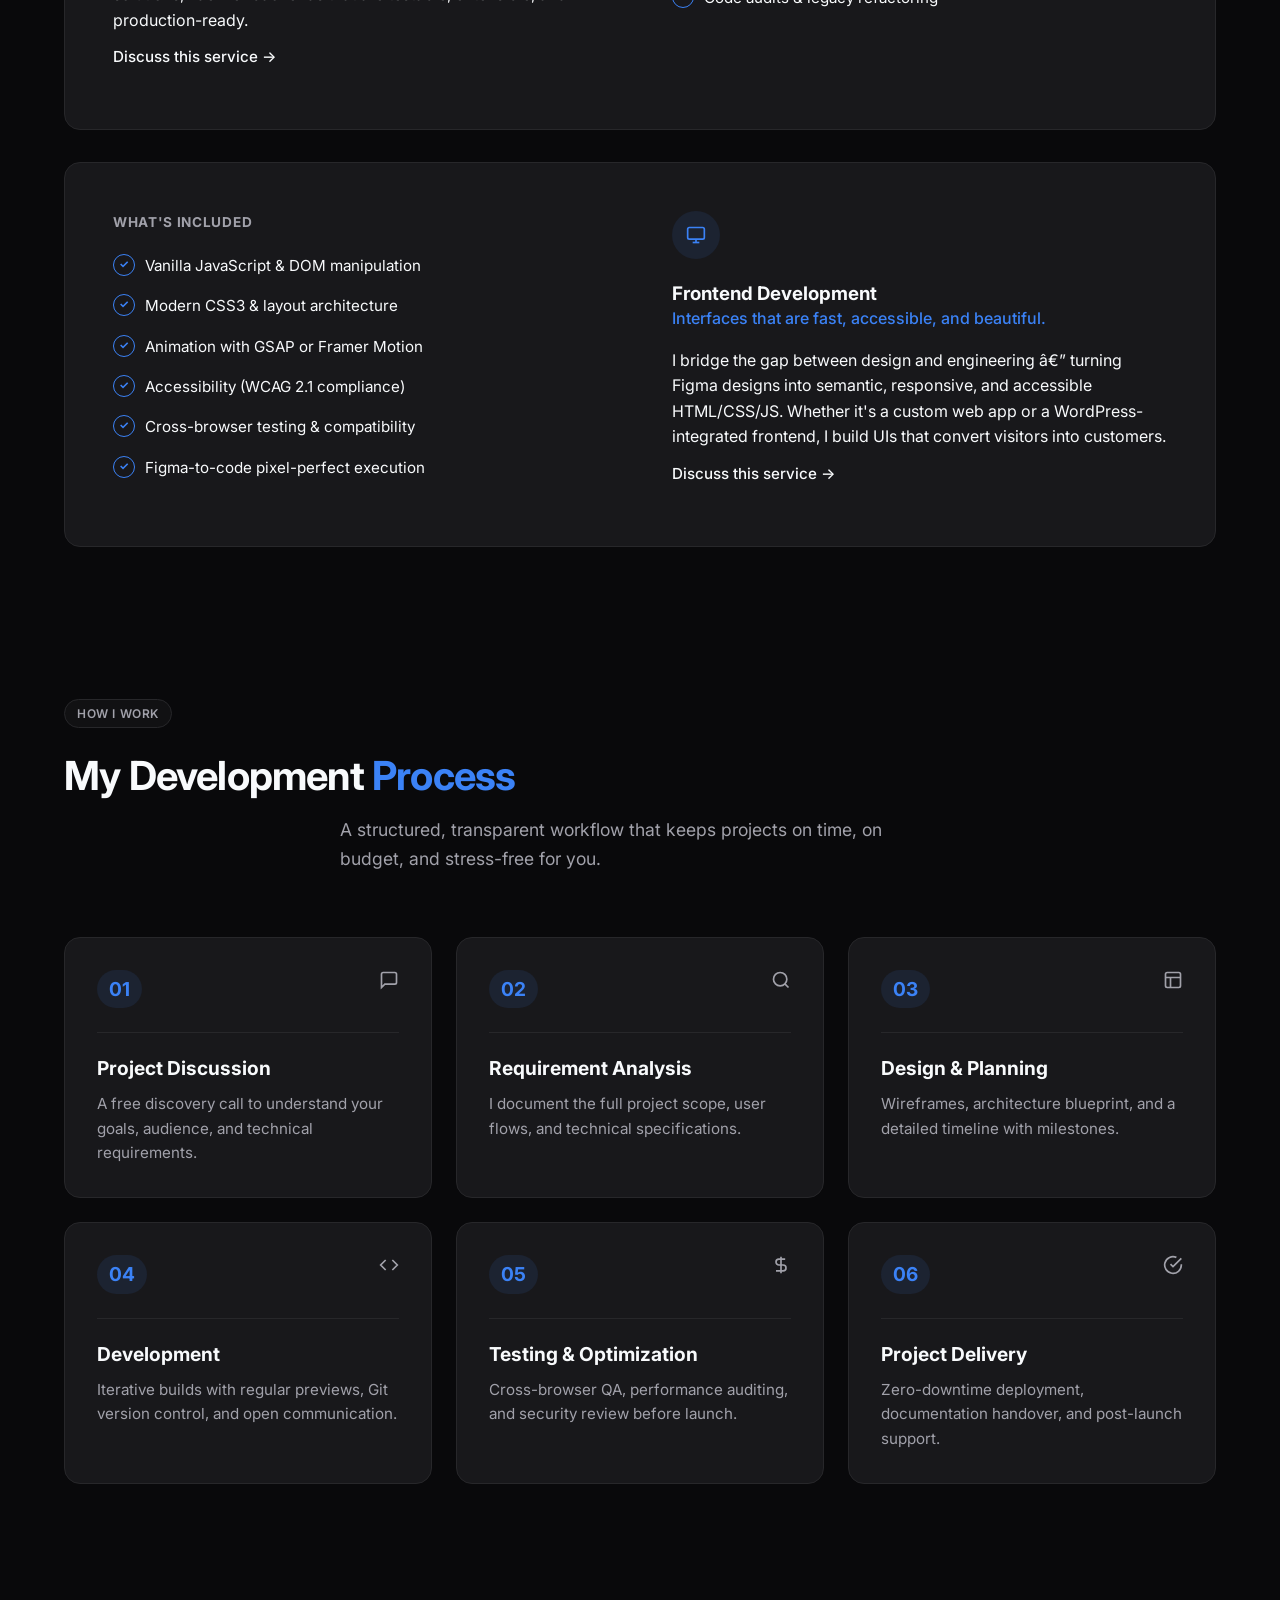
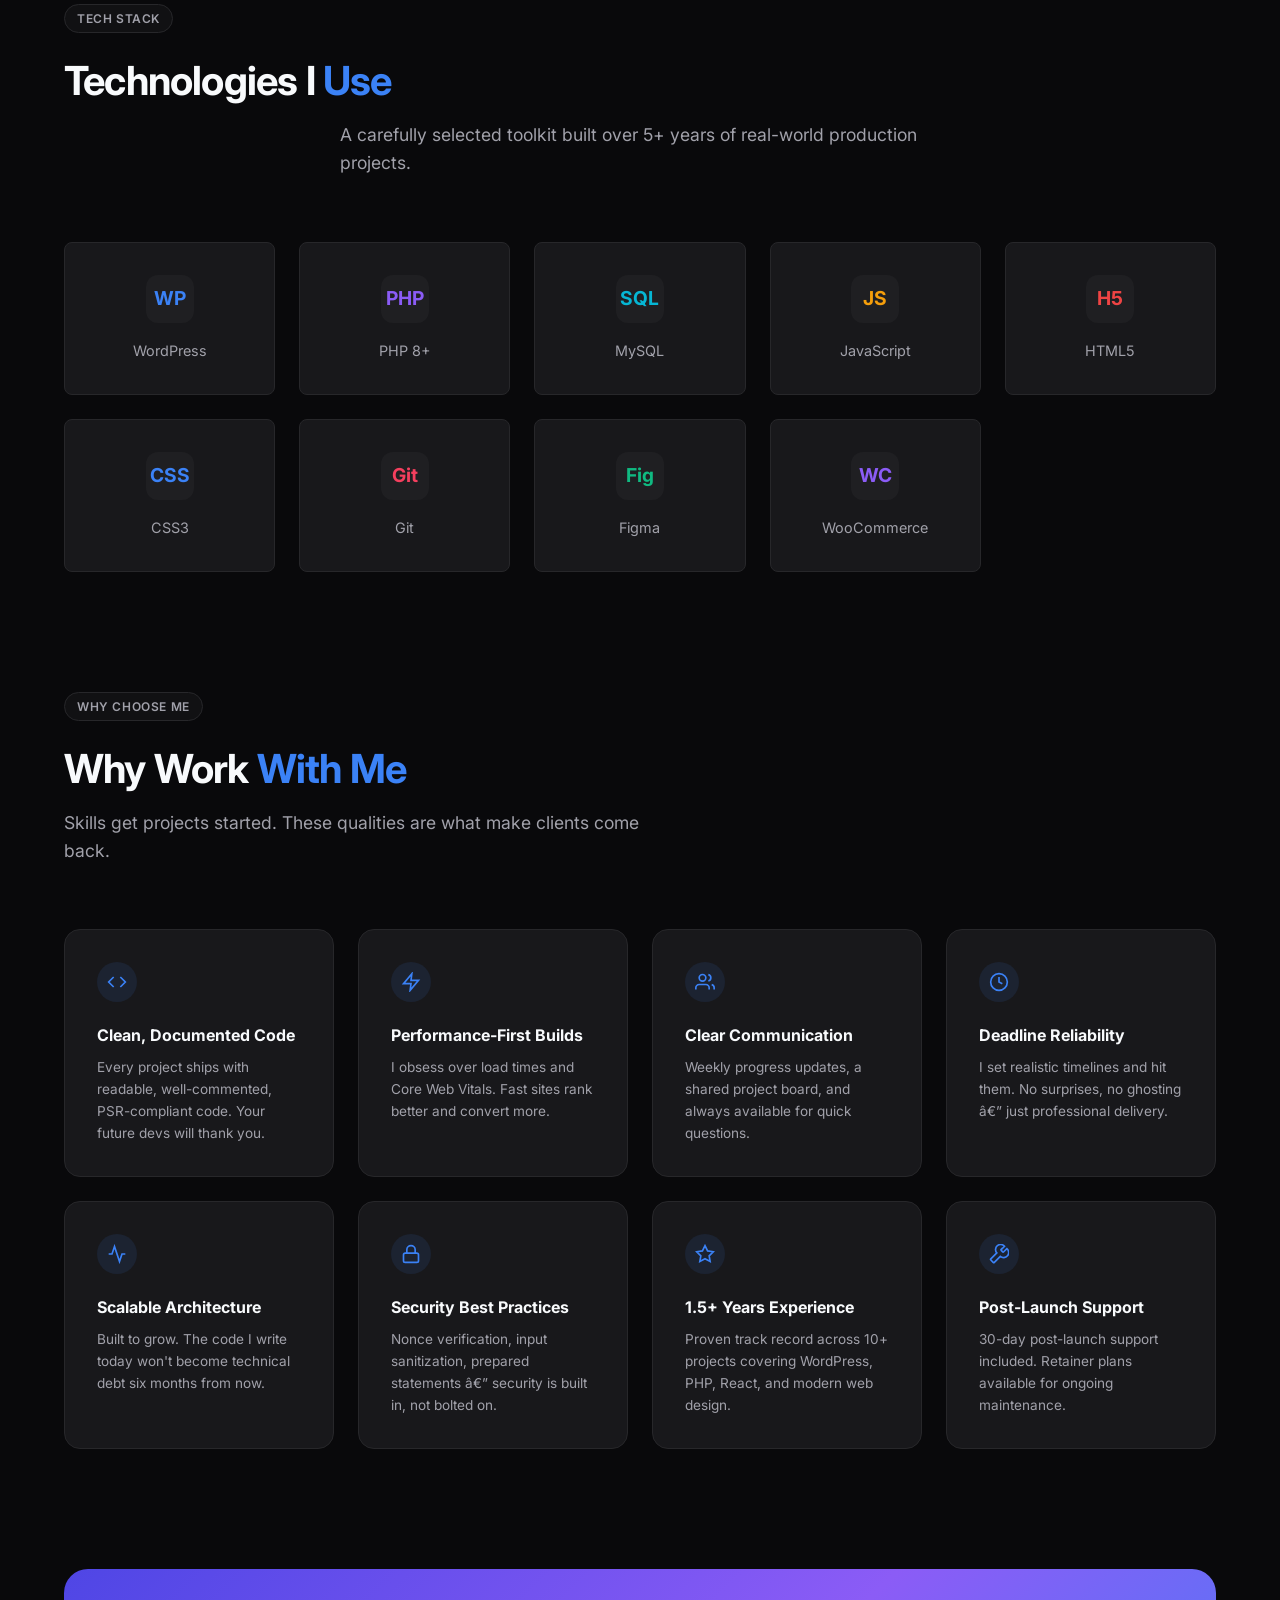
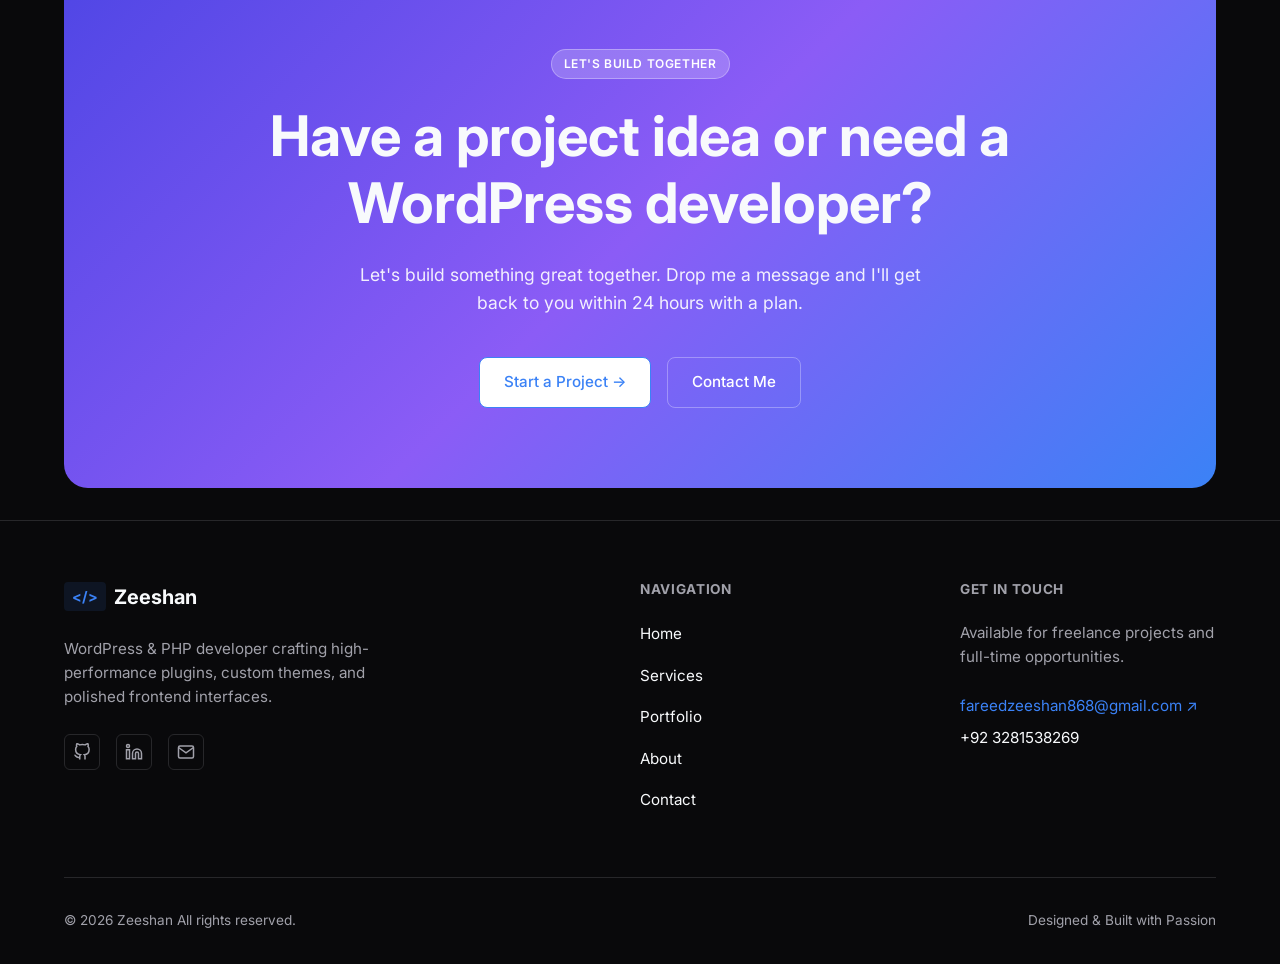
<file: services.html>
﻿<!DOCTYPE html>
<html lang="en">
<head>
    <meta charset="UTF-8">
    <meta name="viewport" content="width=device-width, initial-scale=1.0">
    <title>Services | Professional WordPress & Web Development</title>
    <link rel="stylesheet" href="assets/css/styles.css">
</head>
<body>

    <!-- 1. NAVIGATION -->
    <nav class="navbar">
        <div class="container nav-content">
            <a href="index.html" class="logo">
                <span class="logo-code">&lt;/&gt;</span> Zeeshan
            </a>
            <ul class="nav-links">
                <li><a href="index.html">Home</a></li>
                <li><a href="services.html" class="active">Services</a></li>
                <li><a href="portfolio.html">Portfolio</a></li>
                <li><a href="about.html">About</a></li>
                <li><a href="contact.html">Contact</a></li>
            </ul>
            <div style="display: flex; align-items: center; gap: 1rem;">
                <a href="contact.html" class="btn btn-primary nav-btn">Hire Me</a>
            </div>
        </div>
    </nav>

    <!-- 2. HERO SECTION & STATS -->
    <header class="services-hero">
        <div class="container text-center" style="max-width: 900px; margin: 0 auto;">
            
            <h1 class="portfolio-title" style="margin: 1.5rem auto;">
                Professional WordPress & <br> <span class="text-primary">Web Development</span> Services
            </h1>
            <p class="section-desc" style="max-width: 800px; margin: 0 auto 2.5rem auto; font-size: 1.15rem;">
                I build custom WordPress websites, plugins, themes, and modern frontend interfacesâ€”each one crafted for speed, scalability, and real business results. No templates, no shortcuts, no compromise.
            </p>
            <div class="cta-buttons" style="justify-content: center; margin-bottom: 4rem;">
                <a href="contact.html" class="btn btn-primary">Start a Project &rarr;</a>
                <a href="#core-services" class="btn btn-outline">Browse Services</a>
            </div>
            
            <div class="stats-grid" style="grid-template-columns: repeat(2, 1fr); padding-top: 3rem; border-top: 1px solid var(--border-color); max-width: 600px; margin: 0 auto;">
                <div class="stat-item">
                    <h3 style="font-size: 2.5rem; color: var(--primary); margin-bottom: 0.5rem;">10+</h3>
                    <p style="text-transform: uppercase; letter-spacing: 0.05em; font-weight: 600;">Projects Delivered</p>
                </div>
                <div class="stat-item">
                    <h3 style="font-size: 2.5rem; color: var(--primary); margin-bottom: 0.5rem;">1.5+ yrs</h3>
                    <p style="text-transform: uppercase; letter-spacing: 0.05em; font-weight: 600;">WordPress Experience</p>
                </div>
            </div>
        </div>
    </header>

    <!-- 3. CORE DEVELOPMENT SERVICES -->
    <section id="core-services" class="section-padding">
        <div class="container">
            <div class="text-center" style="margin-bottom: 4rem;">
                <span class="badge-label">WHAT I DO</span>
                <h2 class="section-title">Core Development <span class="text-primary">Services</span></h2>
                <p class="section-desc" style="max-width: 600px; margin: 0 auto;">A full suite of development services to cover every layer of your web project.</p>
            </div>

            <div class="grid-3">
                <div class="feature-card">
                    <div class="icon-circle"><svg width="24" height="24" viewBox="0 0 24 24" fill="none" stroke="currentColor" stroke-width="2"><circle cx="12" cy="12" r="10"></circle><line x1="2" y1="12" x2="22" y2="12"></line><path d="M12 2a15.3 15.3 0 0 1 4 10 15.3 15.3 0 0 1-4 10 15.3 15.3 0 0 1-4-10 15.3 15.3 0 0 1 4-10z"></path></svg></div>
                    <h3>Custom WordPress Development</h3>
                    <p>Bespoke WordPress websites engineered from the ground up â€” scalable architecture, clean code, and built to grow with your business.</p>
                </div>
                <div class="feature-card">
                    <div class="icon-circle"><svg width="24" height="24" viewBox="0 0 24 24" fill="none" stroke="currentColor" stroke-width="2"><path d="M12 2v20M17 5H9.5a3.5 3.5 0 0 0 0 7h5a3.5 3.5 0 0 1 0 7H6"></path></svg></div>
                    <h3>Plugin Development</h3>
                    <p>Feature-rich custom plugins that extend WordPress exactly how you need â€” from API integrations to complex automation flows.</p>
                </div>
                <div class="feature-card">
                    <div class="icon-circle"><svg width="24" height="24" viewBox="0 0 24 24" fill="none" stroke="currentColor" stroke-width="2"><circle cx="12" cy="12" r="10"></circle><path d="M12 2a14.5 14.5 0 0 0 0 20 14.5 14.5 0 0 0 0-20"></path><path d="M2 12h20"></path></svg></div>
                    <h3>Theme Development</h3>
                    <p>Pixel-perfect custom themes using Full Site Editing or Classic editor â€” all performance-optimized and brand-aligned.</p>
                </div>
                <div class="feature-card">
                    <div class="icon-circle"><svg width="24" height="24" viewBox="0 0 24 24" fill="none" stroke="currentColor" stroke-width="2"><rect x="2" y="3" width="20" height="14" rx="2" ry="2"></rect><line x1="8" y1="21" x2="16" y2="21"></line><line x1="12" y1="17" x2="12" y2="21"></line></svg></div>
                    <h3>Frontend Development</h3>
                    <p>Responsive, accessible, and conversion-optimized interfaces built with modern HTML5, CSS3, and JavaScript tooling.</p>
                </div>
                <div class="feature-card">
                    <div class="icon-circle"><svg width="24" height="24" viewBox="0 0 24 24" fill="none" stroke="currentColor" stroke-width="2"><polygon points="13 2 3 14 12 14 11 22 21 10 12 10 13 2"></polygon></svg></div>
                    <h3>Performance Optimization</h3>
                    <p>Site audits, Core Web Vitals improvements, server-side caching, and database tuning for blazing-fast load times.</p>
                </div>
                <div class="feature-card">
                    <div class="icon-circle"><svg width="24" height="24" viewBox="0 0 24 24" fill="none" stroke="currentColor" stroke-width="2"><circle cx="9" cy="21" r="1"></circle><circle cx="20" cy="21" r="1"></circle><path d="M1 1h4l2.68 13.39a2 2 0 0 0 2 1.61h9.72a2 2 0 0 0 2-1.61L23 6H6"></path></svg></div>
                    <h3>WooCommerce Development</h3>
                    <p>Custom WooCommerce stores with advanced product configurators, payment gateways, and high-conversion checkout flows.</p>
                </div>
            </div>
        </div>
    </section>

    <!-- 4. SERVICE DEEP DIVES -->
    <section class="section-padding" style="background-color: var(--bg-main);">
        <div class="container">
            <div style="margin-bottom: 4rem;">
                <h2 class="section-title">What each service <span class="text-primary">includes</span></h2>
                <p class="section-desc">Transparent scope for every service â€” so you know exactly what you're getting before we start.</p>
            </div>

            <!-- Block 1 -->
            <div class="deep-dive-card">
                <div class="deep-dive-content">
                    <div style="display: flex; gap: 1rem; margin-bottom: 1rem;">
                        <div class="icon-circle" style="margin-bottom: 0;"><svg width="20" height="20" viewBox="0 0 24 24" fill="none" stroke="currentColor" stroke-width="2"><circle cx="12" cy="12" r="10"></circle><line x1="2" y1="12" x2="22" y2="12"></line><path d="M12 2a15.3 15.3 0 0 1 4 10 15.3 15.3 0 0 1-4 10 15.3 15.3 0 0 1-4-10 15.3 15.3 0 0 1 4-10z"></path></svg></div>
                        <span class="badge-label" style="margin-bottom: 0; background-color: var(--primary); color: white; border: none;">Most Popular</span>
                    </div>
                    <h3>Custom WordPress Development</h3>
                    <p style="color: var(--primary); font-weight: 500; margin-bottom: 1rem;">Purpose-built WordPress solutions that scale with your business.</p>
                    <p>I don't use page builders or bloated starter themes. Every WordPress build I deliver is architected from scratch â€” fast, secure, and tailored exactly to your requirements. Whether you're launching a new site or rebuilding an existing one, I deliver maintainable, well-documented codebases.</p>
                    <a href="contact.html" class="btn btn-outline" style="border:none; padding-left:0; color:var(--text-main);">Discuss this service &rarr;</a>
                </div>
                <div class="deep-dive-features">
                    <h4 style="font-size: 0.85rem; text-transform: uppercase; color: var(--text-muted); margin-bottom: 1.5rem; letter-spacing: 0.05em;">What's Included</h4>
                    <ul class="feature-list-custom">
                        <li>Custom theme development from Figma or brief</li>
                        <li>Advanced Custom Fields (ACF) integration</li>
                        <li>Performance & Core Web Vitals optimization</li>
                        <li>SEO-friendly HTML structure</li>
                        <li>Multi-language & WPML support</li>
                        <li>Responsive across all devices</li>
                    </ul>
                </div>
            </div>

            <!-- Block 2 -->
            <div class="deep-dive-card">
                <div class="deep-dive-features">
                    <h4 style="font-size: 0.85rem; text-transform: uppercase; color: var(--text-muted); margin-bottom: 1.5rem; letter-spacing: 0.05em;">What's Included</h4>
                    <ul class="feature-list-custom">
                        <li>Custom post types & taxonomies</li>
                        <li>Admin dashboard UI</li>
                        <li>WooCommerce extensions</li>
                        <li>Automated cron jobs & background tasks</li>
                    </ul>
                </div>
                <div class="deep-dive-content">
                    <div class="icon-circle"><svg width="20" height="20" viewBox="0 0 24 24" fill="none" stroke="currentColor" stroke-width="2"><path d="M12 2v20M17 5H9.5a3.5 3.5 0 0 0 0 7h5a3.5 3.5 0 0 1 0 7H6"></path></svg></div>
                    <h3>Custom Plugin Development</h3>
                    <p style="color: var(--primary); font-weight: 500; margin-bottom: 1rem;">Build exactly what WordPress can't do out of the box.</p>
                    <p>Need a feature that no existing plugin provides? I architect WordPress plugins using modern PHP OOP principles â€” well-structured, secure, and ready for the WordPress Plugin Repository or private distribution. From simple shortcodes to complex SaaS integrations.</p>
                    <a href="contact.html" class="btn btn-outline" style="border:none; padding-left:0; color:var(--text-main);">Discuss this service &rarr;</a>
                </div>
            </div>

            <!-- Block 3 -->
            <div class="deep-dive-card">
                <div class="deep-dive-content">
                    <div class="icon-circle"><svg width="20" height="20" viewBox="0 0 24 24" fill="none" stroke="currentColor" stroke-width="2"><polyline points="16 18 22 12 16 6"></polyline><polyline points="8 6 2 12 8 18"></polyline></svg></div>
                    <h3>PHP Backend Development</h3>
                    <p style="color: var(--primary); font-weight: 500; margin-bottom: 1rem;">Clean, secure, and modern PHP 8+ engineering.</p>
                    <p>Beyond WordPress, I build robust PHP backends using OOP principles, PSR standards, and Composer-managed dependencies. From custom MVC applications to custom backend solutions, I deliver backends that are testable, extensible, and production-ready.</p>
                    <a href="contact.html" class="btn btn-outline" style="border:none; padding-left:0; color:var(--text-main);">Discuss this service &rarr;</a>
                </div>
                <div class="deep-dive-features">
                    <h4 style="font-size: 0.85rem; text-transform: uppercase; color: var(--text-muted); margin-bottom: 1.5rem; letter-spacing: 0.05em;">What's Included</h4>
                    <ul class="feature-list-custom">
                        <li>PHP 8+ OOP architecture</li>
                        <li>MySQL / database schema design</li>
                        <li>Authentication & authorization systems</li>
                        <li>Code audits & legacy refactoring</li>
                    </ul>
                </div>
            </div>

            <!-- Block 4 -->
            <div class="deep-dive-card">
                <div class="deep-dive-features">
                    <h4 style="font-size: 0.85rem; text-transform: uppercase; color: var(--text-muted); margin-bottom: 1.5rem; letter-spacing: 0.05em;">What's Included</h4>
                    <ul class="feature-list-custom">
                        <li>Vanilla JavaScript & DOM manipulation</li>
                        <li>Modern CSS3 & layout architecture</li>
                        <li>Animation with GSAP or Framer Motion</li>
                        <li>Accessibility (WCAG 2.1 compliance)</li>
                        <li>Cross-browser testing & compatibility</li>
                        <li>Figma-to-code pixel-perfect execution</li>
                    </ul>
                </div>
                <div class="deep-dive-content">
                    <div class="icon-circle"><svg width="20" height="20" viewBox="0 0 24 24" fill="none" stroke="currentColor" stroke-width="2"><rect x="2" y="3" width="20" height="14" rx="2" ry="2"></rect><line x1="8" y1="21" x2="16" y2="21"></line><line x1="12" y1="17" x2="12" y2="21"></line></svg></div>
                    <h3>Frontend Development</h3>
                    <p style="color: var(--primary); font-weight: 500; margin-bottom: 1rem;">Interfaces that are fast, accessible, and beautiful.</p>
                    <p>I bridge the gap between design and engineering â€” turning Figma designs into semantic, responsive, and accessible HTML/CSS/JS. Whether it's a custom web app or a WordPress-integrated frontend, I build UIs that convert visitors into customers.</p>
                    <a href="contact.html" class="btn btn-outline" style="border:none; padding-left:0; color:var(--text-main);">Discuss this service &rarr;</a>
                </div>
            </div>

        </div>
    </section>

    <!-- 5. DEVELOPMENT PROCESS -->
    <section class="section-padding">
        <div class="container text-center">
            <span class="badge-label">HOW I WORK</span>
            <h2 class="section-title">My Development <span class="text-primary">Process</span></h2>
            <p class="section-desc" style="max-width: 600px; margin: 0 auto 4rem auto;">A structured, transparent workflow that keeps projects on time, on budget, and stress-free for you.</p>

            <div class="process-grid-v2">
                <!-- Step 1 -->
                <div class="process-card-v2">
                    <div class="process-header">
                        <span class="process-num">01</span>
                        <div class="process-icon-mini"><svg width="20" height="20" viewBox="0 0 24 24" fill="none" stroke="currentColor" stroke-width="2"><path d="M21 15a2 2 0 0 1-2 2H7l-4 4V5a2 2 0 0 1 2-2h14a2 2 0 0 1 2 2z"></path></svg></div>
                    </div>
                    <div class="process-body">
                        <h3>Project Discussion</h3>
                        <p>A free discovery call to understand your goals, audience, and technical requirements.</p>
                    </div>
                </div>
                <!-- Step 2 -->
                <div class="process-card-v2">
                    <div class="process-header">
                        <span class="process-num">02</span>
                        <div class="process-icon-mini"><svg width="20" height="20" viewBox="0 0 24 24" fill="none" stroke="currentColor" stroke-width="2"><circle cx="11" cy="11" r="8"></circle><line x1="21" y1="21" x2="16.65" y2="16.65"></line></svg></div>
                    </div>
                    <div class="process-body">
                        <h3>Requirement Analysis</h3>
                        <p>I document the full project scope, user flows, and technical specifications.</p>
                    </div>
                </div>
                <!-- Step 3 -->
                <div class="process-card-v2">
                    <div class="process-header">
                        <span class="process-num">03</span>
                        <div class="process-icon-mini"><svg width="20" height="20" viewBox="0 0 24 24" fill="none" stroke="currentColor" stroke-width="2"><rect x="3" y="3" width="18" height="18" rx="2" ry="2"></rect><line x1="3" y1="9" x2="21" y2="9"></line><line x1="9" y1="21" x2="9" y2="9"></line></svg></div>
                    </div>
                    <div class="process-body">
                        <h3>Design & Planning</h3>
                        <p>Wireframes, architecture blueprint, and a detailed timeline with milestones.</p>
                    </div>
                </div>
                <!-- Step 4 -->
                <div class="process-card-v2">
                    <div class="process-header">
                        <span class="process-num">04</span>
                        <div class="process-icon-mini"><svg width="20" height="20" viewBox="0 0 24 24" fill="none" stroke="currentColor" stroke-width="2"><polyline points="16 18 22 12 16 6"></polyline><polyline points="8 6 2 12 8 18"></polyline></svg></div>
                    </div>
                    <div class="process-body">
                        <h3>Development</h3>
                        <p>Iterative builds with regular previews, Git version control, and open communication.</p>
                    </div>
                </div>
                <!-- Step 5 -->
                <div class="process-card-v2">
                    <div class="process-header">
                        <span class="process-num">05</span>
                        <div class="process-icon-mini"><svg width="20" height="20" viewBox="0 0 24 24" fill="none" stroke="currentColor" stroke-width="2"><path d="M12 2v20M17 5H9.5a3.5 3.5 0 0 0 0 7h5a3.5 3.5 0 0 1 0 7H6"></path></svg></div>
                    </div>
                    <div class="process-body">
                        <h3>Testing & Optimization</h3>
                        <p>Cross-browser QA, performance auditing, and security review before launch.</p>
                    </div>
                </div>
                <!-- Step 6 -->
                <div class="process-card-v2">
                    <div class="process-header">
                        <span class="process-num">06</span>
                        <div class="process-icon-mini"><svg width="20" height="20" viewBox="0 0 24 24" fill="none" stroke="currentColor" stroke-width="2"><path d="M22 11.08V12a10 10 0 1 1-5.93-9.14"></path><polyline points="22 4 12 14.01 9 11.01"></polyline></svg></div>
                    </div>
                    <div class="process-body">
                        <h3>Project Delivery</h3>
                        <p>Zero-downtime deployment, documentation handover, and post-launch support.</p>
                    </div>
                </div>
            </div>
        </div>
    </section>

    <!-- 6. TECH STACK -->
    <section class="section-padding">
        <div class="container text-center">
            <span class="badge-label">TECH STACK</span>
            <h2 class="section-title">Technologies I <span class="text-primary">Use</span></h2>
            <p class="section-desc" style="max-width: 600px; margin: 0 auto 4rem auto;">A carefully selected toolkit built over 5+ years of real-world production projects.</p>

            <div class="tech-grid">
                <div class="tech-card">
                    <div class="tech-logo-placeholder">WP</div>
                    <span>WordPress</span>
                </div>
                <div class="tech-card">
                    <div class="tech-logo-placeholder" style="color: #8b5cf6;">PHP</div>
                    <span>PHP 8+</span>
                </div>
                <div class="tech-card">
                    <div class="tech-logo-placeholder" style="color: #06b6d4;">SQL</div>
                    <span>MySQL</span>
                </div>
                <div class="tech-card">
                    <div class="tech-logo-placeholder" style="color: #f59e0b;">JS</div>
                    <span>JavaScript</span>
                </div>
                <div class="tech-card">
                    <div class="tech-logo-placeholder" style="color: #ef4444;">H5</div>
                    <span>HTML5</span>
                </div>
                <div class="tech-card">
                    <div class="tech-logo-placeholder" style="color: #3b82f6;">CSS</div>
                    <span>CSS3</span>
                </div>
                <div class="tech-card">
                    <div class="tech-logo-placeholder" style="color: #f43f5e;">Git</div>
                    <span>Git</span>
                </div>
                <div class="tech-card">
                    <div class="tech-logo-placeholder" style="color: #10b981;">Fig</div>
                    <span>Figma</span>
                </div>
                <div class="tech-card">
                    <div class="tech-logo-placeholder" style="color: #8b5cf6;">WC</div>
                    <span>WooCommerce</span>
                </div>
            </div>
        </div>
    </section>

    <!-- 7. WHY CHOOSE ME -->
    <section class="section-padding" style="background-color: var(--bg-main);">
        <div class="container">
            <span class="badge-label">WHY CHOOSE ME</span>
            <h2 class="section-title">Why Work <span class="text-primary">With Me</span></h2>
            <p class="section-desc" style="max-width: 600px; margin-bottom: 4rem;">Skills get projects started. These qualities are what make clients come back.</p>

            <div class="grid-4">
                <div class="feature-card">
                    <div class="icon-circle" style="width: 40px; height: 40px; font-size: 1rem;"><svg width="20" height="20" viewBox="0 0 24 24" fill="none" stroke="currentColor" stroke-width="2"><polyline points="16 18 22 12 16 6"></polyline><polyline points="8 6 2 12 8 18"></polyline></svg></div>
                    <h3 style="font-size: 1rem;">Clean, Documented Code</h3>
                    <p style="font-size: 0.85rem;">Every project ships with readable, well-commented, PSR-compliant code. Your future devs will thank you.</p>
                </div>
                <div class="feature-card">
                    <div class="icon-circle" style="width: 40px; height: 40px; font-size: 1rem;"><svg width="20" height="20" viewBox="0 0 24 24" fill="none" stroke="currentColor" stroke-width="2"><polygon points="13 2 3 14 12 14 11 22 21 10 12 10 13 2"></polygon></svg></div>
                    <h3 style="font-size: 1rem;">Performance-First Builds</h3>
                    <p style="font-size: 0.85rem;">I obsess over load times and Core Web Vitals. Fast sites rank better and convert more.</p>
                </div>
                <div class="feature-card">
                    <div class="icon-circle" style="width: 40px; height: 40px; font-size: 1rem;"><svg width="20" height="20" viewBox="0 0 24 24" fill="none" stroke="currentColor" stroke-width="2"><path d="M17 21v-2a4 4 0 0 0-4-4H5a4 4 0 0 0-4 4v2"></path><circle cx="9" cy="7" r="4"></circle><path d="M23 21v-2a4 4 0 0 0-3-3.87"></path><path d="M16 3.13a4 4 0 0 1 0 7.75"></path></svg></div>
                    <h3 style="font-size: 1rem;">Clear Communication</h3>
                    <p style="font-size: 0.85rem;">Weekly progress updates, a shared project board, and always available for quick questions.</p>
                </div>
                <div class="feature-card">
                    <div class="icon-circle" style="width: 40px; height: 40px; font-size: 1rem;"><svg width="20" height="20" viewBox="0 0 24 24" fill="none" stroke="currentColor" stroke-width="2"><circle cx="12" cy="12" r="10"></circle><polyline points="12 6 12 12 16 14"></polyline></svg></div>
                    <h3 style="font-size: 1rem;">Deadline Reliability</h3>
                    <p style="font-size: 0.85rem;">I set realistic timelines and hit them. No surprises, no ghosting â€” just professional delivery.</p>
                </div>
                <div class="feature-card">
                    <div class="icon-circle" style="width: 40px; height: 40px; font-size: 1rem;"><svg width="20" height="20" viewBox="0 0 24 24" fill="none" stroke="currentColor" stroke-width="2"><polyline points="22 12 18 12 15 21 9 3 6 12 2 12"></polyline></svg></div>
                    <h3 style="font-size: 1rem;">Scalable Architecture</h3>
                    <p style="font-size: 0.85rem;">Built to grow. The code I write today won't become technical debt six months from now.</p>
                </div>
                <div class="feature-card">
                    <div class="icon-circle" style="width: 40px; height: 40px; font-size: 1rem;"><svg width="20" height="20" viewBox="0 0 24 24" fill="none" stroke="currentColor" stroke-width="2"><rect x="3" y="11" width="18" height="11" rx="2" ry="2"></rect><path d="M7 11V7a5 5 0 0 1 10 0v4"></path></svg></div>
                    <h3 style="font-size: 1rem;">Security Best Practices</h3>
                    <p style="font-size: 0.85rem;">Nonce verification, input sanitization, prepared statements â€” security is built in, not bolted on.</p>
                </div>
                <div class="feature-card">
                    <div class="icon-circle" style="width: 40px; height: 40px; font-size: 1rem;"><svg width="20" height="20" viewBox="0 0 24 24" fill="none" stroke="currentColor" stroke-width="2"><polygon points="12 2 15.09 8.26 22 9.27 17 14.14 18.18 21.02 12 17.77 5.82 21.02 7 14.14 2 9.27 8.91 8.26 12 2"></polygon></svg></div>
                    <h3 style="font-size: 1rem;">1.5+ Years Experience</h3>
                    <p style="font-size: 0.85rem;">Proven track record across 10+ projects covering WordPress, PHP, React, and modern web design.</p>
                </div>
                <div class="feature-card">
                    <div class="icon-circle" style="width: 40px; height: 40px; font-size: 1rem;"><svg width="20" height="20" viewBox="0 0 24 24" fill="none" stroke="currentColor" stroke-width="2"><path d="M14.7 6.3a1 1 0 0 0 0 1.4l1.6 1.6a1 1 0 0 0 1.4 0l3.77-3.77a6 6 0 0 1-7.94 9.36l-7.1 7.1a1 1 0 0 1-1.4 0l-2.8-2.8a1 1 0 0 1 0-1.4l7.1-7.1a6 6 0 0 1 9.36-7.94l-3.77 3.77a1 1 0 0 0 0 1.4z"></path></svg></div>
                    <h3 style="font-size: 1rem;">Post-Launch Support</h3>
                    <p style="font-size: 0.85rem;">30-day post-launch support included. Retainer plans available for ongoing maintenance.</p>
                </div>
            </div>
        </div>
    </section>



    <!-- 9. CTA & 10. FOOTER -->
    <section class="section-padding" style="padding-bottom: 2rem;">
        <div class="container">
            <div class="cta-banner">
                <span class="badge-label">Let's Build Together</span>
                <h2>Have a project idea or need a <br>WordPress developer?</h2>
                <p>Let's build something great together. Drop me a message and I'll get back to you within 24 hours with a plan.</p>
                <div class="cta-buttons">
                    <a href="contact.html" class="btn btn-primary" style="background-color: white; color: var(--primary);">Start a Project &rarr;</a>
                    <a href="contact.html" class="btn btn-outline" style="border-color: rgba(255,255,255,0.3); color: white;">Contact Me</a>
                </div>
            </div>
        </div>
    </section>

    <footer class="footer">
        <div class="container footer-grid">
            <div class="footer-brand">
                <a href="#" class="logo">
                    <span class="logo-code">&lt;/&gt;</span> Zeeshan
                </a>
                <p>WordPress & PHP developer crafting high-performance plugins, custom themes, and polished frontend interfaces.</p>
                <div class="social-icons">
                    <a href="https://github.com/zeeshan-2004" class="social-icon" target="_blank"><svg width="18" height="18" viewBox="0 0 24 24" fill="none" stroke="currentColor" stroke-width="2"><path d="M9 19c-5 1.5-5-2.5-7-3m14 6v-3.87a3.37 3.37 0 0 0-.94-2.61c3.14-.35 6.44-1.54 6.44-7A5.44 5.44 0 0 0 20 4.77 5.07 5.07 0 0 0 19.91 1S18.73.65 16 2.48a13.38 13.38 0 0 0-7 0C6.27.65 5.09 1 5.09 1A5.07 5.07 0 0 0 5 4.77a5.44 5.44 0 0 0-1.5 3.78c0 5.42 3.3 6.61 6.44 7A3.37 3.37 0 0 0 9 18.13V22"></path></svg></a>
                    <a href="https://www.linkedin.com/in/muhammad-zeeshan-8a1a9b373/" class="social-icon" target="_blank"><svg width="18" height="18" viewBox="0 0 24 24" fill="none" stroke="currentColor" stroke-width="2"><path d="M16 8a6 6 0 0 1 6 6v7h-4v-7a2 2 0 0 0-2-2 2 2 0 0 0-2 2v7h-4v-7a6 6 0 0 1 6-6z"></path><rect x="2" y="9" width="4" height="12"></rect><circle cx="4" cy="4" r="2"></circle></svg></a>
                    <a href="mailto:fareedzeeshan868@gmail.com" class="social-icon"><svg width="18" height="18" viewBox="0 0 24 24" fill="none" stroke="currentColor" stroke-width="2"><path d="M4 4h16c1.1 0 2 .9 2 2v12c0 1.1-.9 2-2 2H4c-1.1 0-2-.9-2-2V6c0-1.1.9-2 2-2z"></path><polyline points="22,6 12,13 2,6"></polyline></svg></a>
                </div>
            </div>
            
            <div class="footer-links">
                <h4 style="color: var(--text-muted); font-size: 0.85rem; letter-spacing: 0.05em; text-transform: uppercase; margin-bottom: 1.5rem;">NAVIGATION</h4>
                <ul style="list-style: none; padding: 0; display: flex; flex-direction: column; gap: 1rem;">
                    <li><a href="index.html" style="color: var(--text-main); text-decoration: none; font-size: 0.95rem;">Home</a></li>
                    <li><a href="services.html" style="color: var(--text-main); text-decoration: none; font-size: 0.95rem;">Services</a></li>
                    <li><a href="portfolio.html" style="color: var(--text-main); text-decoration: none; font-size: 0.95rem;">Portfolio</a></li>
                    <li><a href="about.html" style="color: var(--text-main); text-decoration: none; font-size: 0.95rem;">About</a></li>
                    <li><a href="contact.html" style="color: var(--text-main); text-decoration: none; font-size: 0.95rem;">Contact</a></li>
                </ul>
            </div>
            
            <div class="footer-contact">
                <h4 style="color: var(--text-muted); font-size: 0.85rem; letter-spacing: 0.05em; text-transform: uppercase; margin-bottom: 1.5rem;">GET IN TOUCH</h4>
                <p style="color: var(--text-muted); font-size: 0.95rem; margin-bottom: 1.5rem;">Available for freelance projects and full-time opportunities.</p>
                <div style="display: flex; flex-direction: column; gap: 0.5rem;">
                    <a href="mailto:fareedzeeshan868@gmail.com" style="color: var(--primary); text-decoration: none; font-size: 0.95rem;">fareedzeeshan868@gmail.com &nearr;</a>
                    <span style="color: var(--text-main); font-size: 0.95rem;">+92 3281538269</span>
                </div>
            </div>
        </div>
        
        <div class="container">
            <div class="footer-bottom">
                <p>&copy; 2026 Zeeshan All rights reserved.</p>
                <p>Designed & Built with Passion</p>
            </div>
        </div>
    </footer>

</body>
</html>
</file>
<file: assets/css/styles.css>
/* ==========================================================================
   DEVFOLIO AESTHETIC - STYLES.CSS
   ========================================================================== */

@import url('https://fonts.googleapis.com/css2?family=Inter:wght@300;400;500;600;700&display=swap');

:root {
    --bg-main: #09090b;       /* Very dark background */
    --bg-card: #18181b;       /* Card background */
    --bg-card-hover: #27272a; /* Card hover background */
    --border-color: #27272a;  /* Subtle borders */
    
    --primary: #3b82f6;       /* Blue accent */
    --primary-hover: #2563eb;
    --primary-light: rgba(59, 130, 246, 0.1);
    
    --text-main: #f8fafc;     /* White/Light Gray text */
    --text-muted: #a1a1aa;    /* Gray text */
    --text-dark: #0f172a;     /* Dark text for specific elements */

    --success: #10b981;       /* Green for badges */
    --success-light: rgba(16, 185, 129, 0.1);
    
    --font-sans: 'Inter', sans-serif;
    
    --border-radius-sm: 0.375rem;
    --border-radius-md: 0.5rem;
    --border-radius-lg: 1rem;
    --border-radius-xl: 1.5rem;
}

/* RESET & BASE */
* {
    margin: 0;
    padding: 0;
    box-sizing: border-box;
}

html {
    scroll-behavior: smooth;
}

body {
    background-color: var(--bg-main);
    color: var(--text-main);
    font-family: var(--font-sans);
    line-height: 1.6;
    -webkit-font-smoothing: antialiased;
    padding-top: 100px;
}

a {
    text-decoration: none;
    color: inherit;
    transition: all 0.3s ease;
}

ul {
    list-style: none;
}

img {
    max-width: 100%;
    height: auto;
    display: block;
}

/* UTILITIES */
.container {
    max-width: 1200px;
    margin: 0 auto;
    padding: 0 1.5rem;
}

.section-padding {
    padding: 60px 0;
}

/* TYPOGRAPHY */
h1, h2, h3, h4, h5, h6 {
    font-weight: 700;
    line-height: 1.2;
    color: var(--text-main);
}

.text-primary {
    color: var(--primary);
}

.text-muted {
    color: var(--text-muted);
}

/* BUTTONS */
.btn {
    display: inline-flex;
    align-items: center;
    justify-content: center;
    padding: 0.75rem 1.5rem;
    border-radius: var(--border-radius-md);
    font-weight: 500;
    font-size: 0.95rem;
    cursor: pointer;
    transition: all 0.2s ease;
    gap: 0.5rem;
}

.btn-primary {
    background-color: var(--primary);
    color: #ffffff;
    border: 1px solid var(--primary);
}

.btn-primary:hover {
    background-color: var(--primary-hover);
    border-color: var(--primary-hover);
}

.btn-outline {
    background-color: transparent;
    color: var(--text-main);
    border: 1px solid var(--border-color);
}

.btn-outline:hover {
    background-color: rgba(255, 255, 255, 0.05);
    border-color: rgba(255, 255, 255, 0.1);
}

.btn-ghost {
    background-color: transparent;
    color: var(--text-muted);
    border: 1px solid transparent;
}

.btn-ghost:hover {
    color: var(--text-main);
}

/* BADGES */
.badge-label {
    display: inline-flex;
    align-items: center;
    gap: 0.5rem;
    padding: 0.25rem 0.75rem;
    border-radius: 9999px;
    background-color: rgba(255, 255, 255, 0.03);
    border: 1px solid var(--border-color);
    font-size: 0.75rem;
    font-weight: 600;
    text-transform: uppercase;
    letter-spacing: 0.05em;
    color: var(--text-muted);
    margin-bottom: 1.5rem;
}

.badge-label.success {
    color: var(--success);
    background-color: var(--success-light);
    border-color: rgba(16, 185, 129, 0.2);
}

.dot-success {
    width: 6px;
    height: 6px;
    border-radius: 50%;
    background-color: var(--success);
}

/* SECTION HEADERS */
.section-header {
    margin-bottom: 3rem;
}

.section-title {
    font-size: 2.5rem;
    margin-bottom: 1rem;
    letter-spacing: -0.02em;
}

.section-desc {
    font-size: 1.1rem;
    color: var(--text-muted);
    max-width: 600px;
}

/* NAVIGATION */
.navbar {
    padding: 1.5rem 0;
    position: fixed;
    top: 0;
    left: 0;
    width: 100%;
    z-index: 100;
    background-color: #070710;
    border-bottom: 1px solid rgba(255, 255, 255, 0.1);
}

.nav-content {
    display: flex;
    justify-content: space-between;
    align-items: center;
}

.logo {
    display: flex;
    align-items: center;
    gap: 0.5rem;
    font-weight: 700;
    font-size: 1.25rem;
    color: var(--text-main);
}

.logo-code {
    color: var(--primary);
    background: var(--primary-light);
    padding: 0.2rem 0.5rem;
    border-radius: 0.25rem;
    font-size: 0.9rem;
}

.nav-links {
    display: flex;
    gap: 2rem;
}

.nav-links a {
    font-size: 0.9rem;
    color: var(--text-muted);
    font-weight: 500;
}

.nav-links a:hover {
    color: var(--text-main);
}

.nav-links a.active {
    color: var(--primary);
}

/* HERO SECTION */
.hero {
    min-height: 100vh;
    display: flex;
    align-items: center;
    padding-top: 80px;
}

.hero-grid {
    display: grid;
    grid-template-columns: 1.2fr 0.8fr;
    gap: 4rem;
    align-items: center;
}

.hero-title {
    font-size: 48px;
    line-height: 1.2;
    margin-bottom: 1.5rem;
    letter-spacing: -0.03em;
}

.hero-subtitle {
    font-size: 1.15rem;
    color: var(--text-muted);
    margin-bottom: 2.5rem;
    max-width: 550px;
}

.hero-ctas {
    display: flex;
    gap: 1rem;
    flex-wrap: wrap;
    margin-bottom: 4rem;
}

/* STATS BAR (Hero Bottom) */
.hero-stats-row {
    display: flex;
    gap: 3rem;
    border-top: 1px solid var(--border-color);
    padding-top: 2rem;
}

.stat-item h4 {
    font-size: 1.5rem;
    margin-bottom: 0.25rem;
}

.stat-item p {
    font-size: 0.85rem;
    color: var(--text-muted);
}

/* HERO IMAGE RIGHT */
.hero-right-img {
    position: relative;
    border-radius: 50%;
    aspect-ratio: 1 / 1;
    overflow: hidden;
    border: 1px solid var(--border-color);
    box-shadow: 0 25px 50px -12px rgba(0, 0, 0, 0.5);
    background: var(--bg-card);
    width: 80%;
    margin: 0 auto;
}

.hero-right-img img {
    width: 100%;
    height: 100%;
    object-fit: cover;
    object-position: top center;
    opacity: 0.9;
    transition: opacity 0.3s;
}

.hero-right-img:hover img {
    opacity: 1;
}

/* STATS GRID SECTION (Page 1 bottom) */
.stats-grid {
    display: grid;
    grid-template-columns: repeat(3, 1fr);
    gap: 1.5rem;
}

.stat-card-box {
    background-color: var(--bg-card);
    border: 1px solid var(--border-color);
    border-radius: var(--border-radius-md);
    padding: 2.5rem 2rem;
    text-align: center;
    transition: all 0.3s ease;
}

.stat-card-box:hover {
    border-color: rgba(255, 255, 255, 0.1);
    transform: translateY(-5px);
}

.stat-card-box h3 {
    font-size: 2.5rem;
    color: var(--primary);
    margin-bottom: 0.5rem;
}

.stat-card-box p {
    color: var(--text-muted);
    font-size: 0.95rem;
}

/* SKILLS & SERVICES GRIDS */
.grid-3 {
    display: grid;
    grid-template-columns: repeat(3, 1fr);
    gap: 1.5rem;
}

.feature-card {
    background-color: var(--bg-card);
    border: 1px solid var(--border-color);
    border-radius: var(--border-radius-lg);
    padding: 2rem;
    transition: all 0.3s ease;
}

.feature-card:hover {
    border-color: rgba(255, 255, 255, 0.1);
    background-color: var(--bg-card-hover);
}

.icon-circle {
    width: 48px;
    height: 48px;
    border-radius: 50%;
    background-color: var(--primary-light);
    color: var(--primary);
    display: flex;
    align-items: center;
    justify-content: center;
    font-size: 1.25rem;
    margin-bottom: 1.5rem;
}

.feature-card h3 {
    font-size: 1.2rem;
    margin-bottom: 0.75rem;
}

.feature-card p {
    color: var(--text-muted);
    font-size: 0.95rem;
}

/* PORTFOLIO GRID */
.project-card {
    background-color: var(--bg-card);
    border: 1px solid var(--border-color);
    border-radius: var(--border-radius-lg);
    overflow: hidden;
    display: flex;
    flex-direction: column;
    transition: all 0.3s ease;
    position: relative;
}

.project-card:hover {
    border-color: rgba(255, 255, 255, 0.15);
    transform: translateY(-5px);
}

.project-img-wrapper {
    aspect-ratio: 16 / 10;
    overflow: hidden;
    border-bottom: 1px solid var(--border-color);
}

.project-img-wrapper img {
    width: 100%;
    height: 100%;
    object-fit: cover;
    transition: transform 0.5s ease;
}

.project-card:hover .project-img-wrapper img {
    transform: scale(1.03);
}

.card-detail-link::after {
    content: "";
    position: absolute;
    top: 0;
    left: 0;
    width: 100%;
    height: 100%;
    z-index: 1; /* Makes entire card clickable as an a-tag */
}


.project-content {
    padding: 1.5rem;
    display: flex;
    flex-direction: column;
    flex-grow: 1;
}

.project-content h3 {
    font-size: 1.25rem;
    margin-bottom: 0.75rem;
}

.project-content p {
    color: var(--text-muted);
    font-size: 0.9rem;
    margin-bottom: 1.5rem;
    flex-grow: 1;
}

.project-tags {
    display: flex;
    flex-wrap: wrap;
    gap: 0.5rem;
    margin-bottom: 1.5rem;
}

.project-tags span {
    font-size: 0.75rem;
    padding: 0.25rem 0.6rem;
    border-radius: 9999px;
    background-color: var(--primary-light);
    color: var(--primary);
    font-weight: 500;
}

.view-project-link {
    font-size: 0.9rem;
    font-weight: 500;
    color: var(--primary);
    display: inline-flex;
    align-items: center;
    position: relative;
    z-index: 2; /* Keeps the live site link clickable above the card link */
    gap: 0.5rem;
}

.view-project-link:hover {
    color: var(--primary-hover);
    gap: 0.75rem; /* slight arrow animation */
}

/* PROCESS TIMELINE */
.process-wrapper {
    display: flex;
    justify-content: space-between;
    position: relative;
    padding: 2rem 0;
}

.process-wrapper::before {
    content: '';
    position: absolute;
    top: 3.5rem;
    left: 40px;
    right: 40px;
    height: 1px;
    background-color: var(--border-color);
    z-index: 0;
}

.process-step {
    position: relative;
    z-index: 1;
    display: flex;
    flex-direction: column;
    align-items: center;
    text-align: center;
    width: 20%;
    padding: 0 1rem;
}

.process-icon {
    width: 60px;
    height: 60px;
    border-radius: 50%;
    background-color: var(--bg-main);
    border: 1px solid var(--border-color);
    display: flex;
    align-items: center;
    justify-content: center;
    font-size: 1.25rem;
    color: var(--text-main);
    margin-bottom: 1.5rem;
    position: relative;
}

.process-number {
    position: absolute;
    top: -8px;
    right: -8px;
    width: 24px;
    height: 24px;
    background-color: var(--primary);
    color: white;
    border-radius: 50%;
    font-size: 0.75rem;
    font-weight: bold;
    display: flex;
    align-items: center;
    justify-content: center;
    border: 2px solid var(--bg-main);
}

.process-step h3 {
    font-size: 1.1rem;
    margin-bottom: 0.5rem;
}

.process-step p {
    font-size: 0.85rem;
    color: var(--text-muted);
}

/* TECH STACK GRID */
.tech-grid {
    display: grid;
    grid-template-columns: repeat(5, 1fr);
    gap: 1.5rem;
}

.tech-card {
    background-color: var(--bg-card);
    border: 1px solid var(--border-color);
    border-radius: var(--border-radius-md);
    padding: 2rem;
    display: flex;
    flex-direction: column;
    align-items: center;
    justify-content: center;
    transition: all 0.3s ease;
}

.tech-card:hover {
    border-color: rgba(255, 255, 255, 0.1);
    background-color: var(--bg-card-hover);
}

.tech-logo-placeholder {
    width: 48px;
    height: 48px;
    border-radius: 12px;
    background-color: rgba(255, 255, 255, 0.03);
    display: flex;
    align-items: center;
    justify-content: center;
    font-weight: 700;
    color: var(--primary);
    margin-bottom: 1rem;
    font-size: 1.2rem;
}

.tech-card span {
    font-size: 0.9rem;
    color: var(--text-muted);
}

/* TESTIMONIALS */
.testimonial-card {
    background-color: var(--bg-card);
    border: 1px solid var(--border-color);
    border-radius: var(--border-radius-lg);
    padding: 2.5rem;
    display: flex;
    flex-direction: column;
}

.stars {
    color: #06b6d4; /* Cyan tint */
    font-size: 1rem;
    letter-spacing: 2px;
    margin-bottom: 1.5rem;
}

.review-text {
    font-size: 1rem;
    color: var(--text-muted);
    font-style: italic;
    margin-bottom: 2rem;
    flex-grow: 1;
}

.reviewer-info {
    display: flex;
    align-items: center;
    gap: 1rem;
}

.reviewer-avatar {
    width: 40px;
    height: 40px;
    border-radius: 50%;
    background-color: var(--primary);
    color: white;
    display: flex;
    align-items: center;
    justify-content: center;
    font-weight: 600;
}

.reviewer-details h4 {
    font-size: 0.95rem;
    margin-bottom: 0.1rem;
}

.reviewer-details span {
    font-size: 0.8rem;
    color: var(--text-muted);
}

/* FEATURES ROW (Below Testimonials) */
.features-row {
    display: grid;
    grid-template-columns: repeat(4, 1fr);
    gap: 2rem;
    padding-top: 4rem;
    border-top: 1px solid var(--border-color);
    text-align: center;
}

.feature-icon-wrapper {
    width: 50px;
    height: 50px;
    margin: 0 auto 1rem;
    border-radius: 50%;
    border: 1px solid var(--border-color);
    display: flex;
    align-items: center;
    justify-content: center;
    color: var(--primary);
}

.features-row h4 {
    font-size: 0.95rem;
}

/* CTA BANNER */
.cta-banner {
    background: linear-gradient(135deg, #4f46e5, #8b5cf6, #3b82f6);
    border-radius: var(--border-radius-xl);
    padding: 5rem 3rem;
    text-align: center;
    color: white;
}

.cta-banner .badge-label {
    background-color: rgba(255, 255, 255, 0.2);
    border-color: rgba(255, 255, 255, 0.3);
    color: white;
}

.cta-banner h2 {
    font-size: 3.5rem;
    margin-bottom: 1.5rem;
    max-width: 800px;
    margin-left: auto;
    margin-right: auto;
}

.cta-banner p {
    font-size: 1.1rem;
    opacity: 0.9;
    margin-bottom: 2.5rem;
    max-width: 600px;
    margin-left: auto;
    margin-right: auto;
}

.cta-buttons {
    display: flex;
    justify-content: center;
    gap: 1rem;
}

.btn-white {
    background-color: white;
    color: var(--primary);
}

.btn-white:hover {
    background-color: #f8fafc;
}

.btn-transparent {
    background-color: transparent;
    color: white;
    border: 1px solid rgba(255, 255, 255, 0.5);
}

.btn-transparent:hover {
    background-color: rgba(255, 255, 255, 0.1);
}

/* FOOTER */
.footer {
    padding-top: 60px;
    border-top: 1px solid var(--border-color);
}

.footer-grid {
    display: grid;
    grid-template-columns: 2fr 1fr 1fr;
    gap: 4rem;
    margin-bottom: 4rem;
}

.footer-brand p {
    color: var(--text-muted);
    font-size: 0.95rem;
    margin: 1.5rem 0;
    max-width: 350px;
}

.social-icons {
    display: flex;
    gap: 1rem;
}

.social-icon {
    width: 36px;
    height: 36px;
    border-radius: var(--border-radius-sm);
    border: 1px solid var(--border-color);
    display: flex;
    align-items: center;
    justify-content: center;
    color: var(--text-muted);
}

.social-icon:hover {
    color: var(--text-main);
    border-color: var(--text-muted);
}

.footer-links h4 {
    font-size: 0.9rem;
    text-transform: uppercase;
    letter-spacing: 0.05em;
    color: var(--text-muted);
    margin-bottom: 1.5rem;
}

.footer-links ul {
    display: flex;
    flex-direction: column;
    gap: 1rem;
}

.footer-links a {
    color: var(--text-muted);
    font-size: 0.95rem;
}

.footer-links a:hover {
    color: var(--primary);
}

.footer-contact p {
    color: var(--text-muted);
    font-size: 0.95rem;
    margin-bottom: 1rem;
}

.footer-contact a {
    color: var(--primary);
    font-size: 0.95rem;
}

.footer-bottom {
    display: flex;
    justify-content: space-between;
    align-items: center;
    padding: 2rem 0;
    border-top: 1px solid var(--border-color);
    color: var(--text-muted);
    font-size: 0.85rem;
}

/* RESPONSIVE */
@media (max-width: 1024px) {
    .hero-grid {
        grid-template-columns: 1fr;
        gap: 3rem;
    }
    .grid-3 {
        grid-template-columns: repeat(2, 1fr);
    }
    .stats-grid {
        grid-template-columns: repeat(2, 1fr);
    }
    .section-padding {
        padding: 45px 0;
    }
    .footer {
        padding-top: 45px;
    }
    .tech-grid {
        grid-template-columns: repeat(3, 1fr);
    }
    .footer-grid {
        grid-template-columns: 1fr 1fr;
    }
    .process-wrapper {
        flex-direction: column;
        align-items: flex-start;
        gap: 2rem;
    }
    .process-wrapper::before {
        display: none;
    }
    .process-step {
        width: 100%;
        flex-direction: row;
        text-align: left;
        gap: 1.5rem;
        padding: 0;
    }
    .process-icon {
        margin-bottom: 0;
    }
}

@media (max-width: 768px) {
    .nav-links, .nav-btn {
        display: none;
    }
    .hero-title {
        font-size: 3rem;
    }
    .hero-stats-row {
        flex-direction: column;
        gap: 1.5rem;
    }
    .grid-3 {
        grid-template-columns: 1fr;
    }
    .stats-grid {
        grid-template-columns: 1fr;
    }
    .section-padding {
        padding: 30px 10px;
    }
    .footer {
        padding-top: 30px;
    }
    .tech-grid {
        grid-template-columns: repeat(2, 1fr);
    }
    .features-row {
        grid-template-columns: repeat(2, 1fr);
    }
    .footer-grid {
        grid-template-columns: 1fr;
        gap: 2rem;
    }
    .footer-bottom {
        flex-direction: column;
        gap: 1rem;
        text-align: center;
    }
    .cta-banner h2 {
        font-size: 2.5rem;
    }
    .cta-buttons {
        flex-direction: column;
    }
}

/* PORTFOLIO PAGE STYLES */

.portfolio-hero {
    min-height: 50vh;
    padding-top: 140px;
    padding-bottom: 3rem;
}

.portfolio-title {
    font-size: 3.5rem;
    line-height: 1.1;
    margin-bottom: 1.5rem;
    letter-spacing: -0.03em;
    max-width: 800px;
}

.portfolio-stats-grid {
    display: grid;
    grid-template-columns: repeat(4, 1fr);
    gap: 1.5rem;
    margin-top: 4rem;
}

.portfolio-stat-card {
    background-color: var(--bg-card);
    border: 1px solid var(--border-color);
    border-radius: var(--border-radius-md);
    padding: 2rem 1.5rem;
    transition: all 0.3s ease;
}

.portfolio-stat-card h3 {
    font-size: 2.5rem;
    color: var(--primary);
    margin-bottom: 0.5rem;
}

.portfolio-stat-card p {
    color: var(--text-muted);
    font-size: 0.85rem;
    text-transform: uppercase;
    letter-spacing: 0.05em;
    font-weight: 600;
}

.category-filters {
    display: flex;
    flex-wrap: wrap;
    gap: 1rem;
    margin-bottom: 3rem;
}

.filter-pill {
    padding: 0.5rem 1.25rem;
    border-radius: 9999px;
    background-color: var(--bg-card);
    border: 1px solid var(--border-color);
    color: var(--text-muted);
    font-size: 0.9rem;
    font-weight: 500;
    cursor: pointer;
    transition: all 0.2s ease;
}

.filter-pill:hover {
    color: var(--text-main);
    border-color: rgba(255, 255, 255, 0.2);
}

.filter-pill.active {
    background-color: var(--primary);
    color: #ffffff;
    border-color: var(--primary);
}

.project-card-v2 {
    background-color: var(--bg-card);
    border: 1px solid var(--border-color);
    border-radius: var(--border-radius-lg);
    overflow: hidden;
    display: flex;
    flex-direction: column;
    transition: all 0.3s ease;
    position: relative;
}

.project-card-v2:hover {
    border-color: rgba(255, 255, 255, 0.15);
    transform: translateY(-5px);
}

.floating-badge {
    position: absolute;
    top: 1rem;
    left: 1rem;
    z-index: 10;
    background-color: var(--bg-main);
    color: var(--text-main);
    padding: 0.25rem 0.75rem;
    border-radius: 9999px;
    font-size: 0.75rem;
    font-weight: 600;
    border: 1px solid var(--border-color);
    display: flex;
    align-items: center;
    gap: 0.5rem;
}

.floating-badge .dot {
    width: 6px;
    height: 6px;
    border-radius: 50%;
    background-color: var(--accent);
}

@media (max-width: 768px) {
    .portfolio-stats-grid {
        grid-template-columns: repeat(2, 1fr);
    }
    .portfolio-title {
        font-size: 2.5rem;
    }
}

/* SERVICES PAGE STYLES */
.services-hero {
    padding-top: 140px;
    padding-bottom: 3rem;
}

.deep-dive-card {
    display: grid;
    grid-template-columns: 1fr 1fr;
    gap: 4rem;
    background-color: var(--bg-card);
    border: 1px solid var(--border-color);
    border-radius: var(--border-radius-lg);
    padding: 3rem;
    margin-bottom: 2rem;
    align-items: center;
}

.feature-list-custom {
    list-style: none;
    padding: 0;
    margin: 0;
}

.feature-list-custom li {
    position: relative;
    padding-left: 2rem;
    margin-bottom: 1rem;
    color: var(--text-main);
    font-size: 0.95rem;
}

.feature-list-custom li::before {
    content: "✓";
    position: absolute;
    left: 0;
    top: 0;
    color: var(--primary);
    font-weight: bold;
    border: 1px solid var(--primary);
    border-radius: 50%;
    width: 1.25rem;
    height: 1.25rem;
    display: inline-flex;
    align-items: center;
    justify-content: center;
    font-size: 0.7rem;
}

.process-grid-v2 {
    display: grid;
    grid-template-columns: repeat(3, 1fr);
    gap: 1.5rem;
}

.process-card-v2 {
    background-color: var(--bg-card);
    border: 1px solid var(--border-color);
    border-radius: var(--border-radius-lg);
    padding: 2rem;
    text-align: left;
    position: relative;
    overflow: hidden;
}

.process-header {
    display: flex;
    justify-content: space-between;
    align-items: flex-start;
    margin-bottom: 1.5rem;
    border-bottom: 1px solid var(--border-color);
    padding-bottom: 1.5rem;
}

.process-num {
    font-size: 1.2rem;
    font-weight: 700;
    color: var(--primary);
    background-color: var(--primary-light);
    padding: 0.25rem 0.75rem;
    border-radius: 9999px;
}

.process-icon-mini {
    color: var(--text-muted);
}

.process-body h3 {
    font-size: 1.2rem;
    margin-bottom: 0.75rem;
}

.process-body p {
    color: var(--text-muted);
    font-size: 0.95rem;
}

.grid-4 {
    display: grid;
    grid-template-columns: repeat(4, 1fr);
    gap: 1.5rem;
}

.pricing-grid {
    display: grid;
    grid-template-columns: repeat(3, 1fr);
    gap: 2rem;
    align-items: stretch;
}

.pricing-card {
    background-color: var(--bg-card);
    border: 1px solid var(--border-color);
    border-radius: var(--border-radius-lg);
    padding: 2.5rem;
    display: flex;
    flex-direction: column;
    position: relative;
    transition: transform 0.3s ease;
}

.pricing-card:hover {
    transform: translateY(-5px);
}

.pricing-card.popular {
    border-color: var(--primary);
    background: linear-gradient(180deg, rgba(59, 130, 246, 0.1) 0%, var(--bg-card) 100%);
}

.popular-badge {
    position: absolute;
    top: 0;
    right: 2rem;
    transform: translateY(-50%);
    background-color: var(--primary);
    color: white;
    padding: 0.25rem 1rem;
    border-radius: 9999px;
    font-size: 0.8rem;
    font-weight: 600;
}

.pricing-tier {
    font-size: 0.85rem;
    text-transform: uppercase;
    letter-spacing: 0.1em;
    color: var(--text-muted);
    margin-bottom: 1rem;
}

.pricing-price {
    font-size: 2.5rem;
    font-weight: 700;
    color: var(--text-main);
    margin-bottom: 1rem;
    display: flex;
    align-items: baseline;
    gap: 0.5rem;
}

.pricing-price span {
    font-size: 0.9rem;
    font-weight: 400;
    color: var(--text-muted);
}

.pricing-desc {
    color: var(--text-muted);
    font-size: 0.95rem;
    margin-bottom: 2rem;
    padding-bottom: 2rem;
    border-bottom: 1px solid var(--border-color);
}

@media (max-width: 992px) {
    .deep-dive-card {
        grid-template-columns: 1fr;
        gap: 2rem;
    }
    .grid-4 {
        grid-template-columns: repeat(2, 1fr);
    }
    .pricing-grid {
        grid-template-columns: 1fr;
    }
    .process-grid-v2 {
        grid-template-columns: repeat(2, 1fr);
    }
}

@media (max-width: 768px) {
    .grid-4 {
        grid-template-columns: 1fr;
    }
    .process-grid-v2 {
        grid-template-columns: 1fr;
    }
}

/* ABOUT PAGE STYLES */
.about-hero-grid {
    display: grid;
    grid-template-columns: 1fr 1fr;
    gap: 4rem;
    align-items: center;
}

.floating-tag {
    background-color: var(--bg-card);
    border: 1px solid var(--border-color);
    padding: 0.4rem 1rem;
    border-radius: 9999px;
    font-size: 0.85rem;
    color: var(--text-muted);
    display: flex;
    align-items: center;
    gap: 0.5rem;
}

.about-image-wrapper {
    position: relative;
    border-radius: 9999px;
    border: none;
    overflow: visible;
    width: 80%;
    margin: 0 auto;
}

.about-image-wrapper img {
    width: 100%;
    height: 100%;
    border-radius: 9999px;
    display: block;
    aspect-ratio: 1 / 1;
    object-fit: cover;
}

.img-badge {
    position: absolute;
    background-color: var(--primary);
    color: white;
    padding: 0.5rem 1rem;
    border-radius: 9999px;
    font-size: 0.85rem;
    font-weight: 600;
    white-space: nowrap;
    z-index: 10;
}

.badge-top-right {
    top: 2rem;
    right: -2rem;
}

.badge-top-left {
    top: 6rem;
    left: -2rem;
    background-color: var(--bg-card);
    color: var(--text-main);
    border: 1px solid var(--border-color);
}

.img-badge-lg {
    position: absolute;
    bottom: -2rem;
    right: 2rem;
    background-color: var(--bg-card);
    border: 1px solid var(--border-color);
    padding: 1rem 1.5rem;
    border-radius: var(--border-radius-md);
    display: flex;
    align-items: center;
    gap: 1rem;
    z-index: 10;
    box-shadow: 0 10px 30px rgba(0,0,0,0.5);
}

.stat-card-border {
    border: 1px solid var(--border-color);
    border-radius: var(--border-radius-md);
    padding: 2rem;
    text-align: center;
    background-color: var(--bg-card);
}

.bg-block {
    display: flex;
    gap: 1.5rem;
    padding: 2rem;
    background-color: var(--bg-card);
    border: 1px solid var(--border-color);
    border-radius: var(--border-radius-lg);
}

.expertise-card {
    background-color: var(--bg-card);
    border: 1px solid var(--border-color);
    border-radius: var(--border-radius-lg);
    padding: 2.5rem;
    height: 100%;
}

.expertise-card h3 {
    font-size: 1.25rem;
    margin-bottom: 1rem;
}

.expertise-card p {
    color: var(--text-muted);
    font-size: 0.95rem;
    margin-bottom: 2rem;
    line-height: 1.6;
}

.tag-cloud {
    display: flex;
    flex-wrap: wrap;
    gap: 0.5rem;
}

.tag-pill {
    background-color: rgba(255, 255, 255, 0.05);
    border: 1px solid rgba(255, 255, 255, 0.1);
    color: var(--primary);
    padding: 0.35rem 0.8rem;
    border-radius: var(--border-radius-sm);
    font-size: 0.75rem;
    font-weight: 500;
}

.timeline-container {
    position: relative;
    max-width: 800px;
    margin: 0 auto;
    padding-left: 2rem;
}

.timeline-line {
    position: absolute;
    left: 0;
    top: 0;
    bottom: 0;
    width: 2px;
    background: linear-gradient(to bottom, var(--primary), var(--secondary));
    border-radius: 2px;
}

.timeline-item {
    position: relative;
    margin-bottom: 3rem;
    background-color: var(--bg-card);
    border: 1px solid var(--border-color);
    border-radius: var(--border-radius-lg);
    padding: 2.5rem;
    margin-left: 2rem;
}

.timeline-item:last-child {
    margin-bottom: 0;
}

.timeline-marker {
    position: absolute;
    left: -4.3rem;
    top: 2rem;
    width: 44px;
    height: 44px;
    background-color: var(--bg-card);
    border: 2px solid var(--primary);
    border-radius: 50%;
    display: flex;
    align-items: center;
    justify-content: center;
    color: var(--primary);
    z-index: 2;
}

.timeline-date {
    display: inline-block;
    background-color: var(--primary-light);
    color: var(--primary);
    padding: 0.25rem 0.75rem;
    border-radius: 9999px;
    font-size: 0.8rem;
    font-weight: 700;
    margin-bottom: 1rem;
}

.timeline-title {
    font-size: 1.5rem;
    margin-bottom: 0.25rem;
}

.timeline-subtitle {
    font-size: 1rem;
    color: var(--text-muted);
    font-weight: 400;
    margin-bottom: 1.5rem;
}

.timeline-content p {
    color: var(--text-muted);
    line-height: 1.6;
    font-size: 0.95rem;
}

@media (max-width: 992px) {
    .about-hero-grid {
        grid-template-columns: 1fr;
    }
    .badge-top-right {
        right: 1rem;
    }
    .badge-top-left {
        left: 1rem;
    }
    .img-badge-lg {
        right: 1rem;
    }
}

@media (max-width: 768px) {
    .bg-block {
        flex-direction: column;
        padding: 1.5rem;
    }
    .timeline-container {
        padding-left: 1rem;
    }
    .timeline-marker {
        left: -3.3rem;
        width: 36px;
        height: 36px;
    }
    .timeline-item {
        margin-left: 1rem;
        padding: 1.5rem;
    }
}

/* CONTACT PAGE STYLES */
.contact-grid {
    display: grid;
    grid-template-columns: 3fr 2fr;
    gap: 4rem;
}

.contact-form-wrapper {
    background-color: var(--bg-card);
    border: 1px solid var(--border-color);
    border-radius: var(--border-radius-lg);
    padding: 3rem;
}

.contact-form {
    display: flex;
    flex-direction: column;
    gap: 1.5rem;
}

.form-row {
    display: grid;
    grid-template-columns: 1fr 1fr;
    gap: 1.5rem;
}

.form-group {
    display: flex;
    flex-direction: column;
    gap: 0.5rem;
}

.form-label {
    font-size: 0.75rem;
    font-weight: 600;
    color: var(--text-muted);
    letter-spacing: 0.1em;
    text-transform: uppercase;
}

.form-control {
    background-color: var(--bg-main);
    border: 1px solid var(--border-color);
    border-radius: var(--border-radius-md);
    padding: 0.875rem 1rem;
    color: var(--text-main);
    font-size: 0.95rem;
    font-family: inherit;
    transition: all 0.3s ease;
}

.form-control:focus {
    outline: none;
    border-color: var(--primary);
    box-shadow: 0 0 0 2px rgba(59, 130, 246, 0.2);
}

.form-control::placeholder {
    color: #4b5563;
}

.availability-grid {
    display: grid;
    grid-template-columns: 1fr 1fr;
    gap: 1.5rem;
}

.availability-card {
    background-color: var(--bg-card);
    border: 1px solid var(--border-color);
    border-radius: var(--border-radius-md);
    padding: 1.5rem;
}

.direct-contact-card {
    display: flex;
    align-items: flex-start;
    gap: 1rem;
    background-color: var(--bg-card);
    border: 1px solid var(--border-color);
    border-radius: var(--border-radius-md);
    padding: 1.5rem;
    margin-bottom: 1rem;
    text-decoration: none;
    color: var(--text-main);
    transition: all 0.3s ease;
}

.direct-contact-card:hover {
    border-color: rgba(255, 255, 255, 0.2);
    background-color: rgba(255, 255, 255, 0.02);
}

.contact-icon {
    background-color: rgba(255, 255, 255, 0.05);
    padding: 0.75rem;
    border-radius: 50%;
    color: var(--text-muted);
}

.contact-label {
    display: block;
    font-size: 0.75rem;
    font-weight: 600;
    color: var(--text-muted);
    letter-spacing: 0.1em;
    text-transform: uppercase;
    margin-bottom: 0.25rem;
}

.contact-value {
    display: block;
    font-size: 1rem;
    font-weight: 500;
    color: var(--text-main);
    margin-bottom: 0.25rem;
}

.contact-desc {
    display: block;
    font-size: 0.85rem;
    color: var(--text-muted);
}

.process-step-list {
    display: flex;
    flex-direction: column;
    gap: 1.5rem;
}

.process-step-item {
    display: flex;
    align-items: flex-start;
    gap: 1rem;
}

.step-num {
    background-color: rgba(255,255,255,0.05);
    color: var(--text-muted);
    font-family: monospace;
    font-size: 0.9rem;
    padding: 0.25rem 0.5rem;
    border-radius: 4px;
}

/* FAQ ACCORDION */
.faq-accordion {
    display: flex;
    flex-direction: column;
    gap: 1rem;
}

.faq-item {
    background-color: var(--bg-card);
    border: 1px solid var(--border-color);
    border-radius: var(--border-radius-md);
    overflow: hidden;
}

.faq-summary {
    display: flex;
    justify-content: space-between;
    align-items: center;
    padding: 1.5rem;
    cursor: pointer;
    font-weight: 600;
    font-size: 1.05rem;
    color: var(--text-main);
    list-style: none; /* Hide default arrow */
    user-select: none;
}

.faq-summary::-webkit-details-marker {
    display: none; /* Hide default arrow in webkit */
}

.faq-icon {
    color: var(--text-muted);
    transition: transform 0.3s ease;
}

.faq-item[open] .faq-icon {
    transform: rotate(180deg);
}

.faq-content {
    padding: 0 1.5rem 1.5rem 1.5rem;
    color: var(--text-muted);
    line-height: 1.6;
    font-size: 0.95rem;
}

.faq-content p {
    margin: 0;
}

@media (max-width: 992px) {
    .contact-grid {
        grid-template-columns: 1fr;
    }
}

@media (max-width: 768px) {
    .form-row {
        grid-template-columns: 1fr;
    }
    .availability-grid {
        grid-template-columns: 1fr;
    }
    .cta-banner-large h2 {
        font-size: 2rem !important;
    }
    .contact-form-wrapper {
        padding: 1.5rem;
    }
}
</file>
